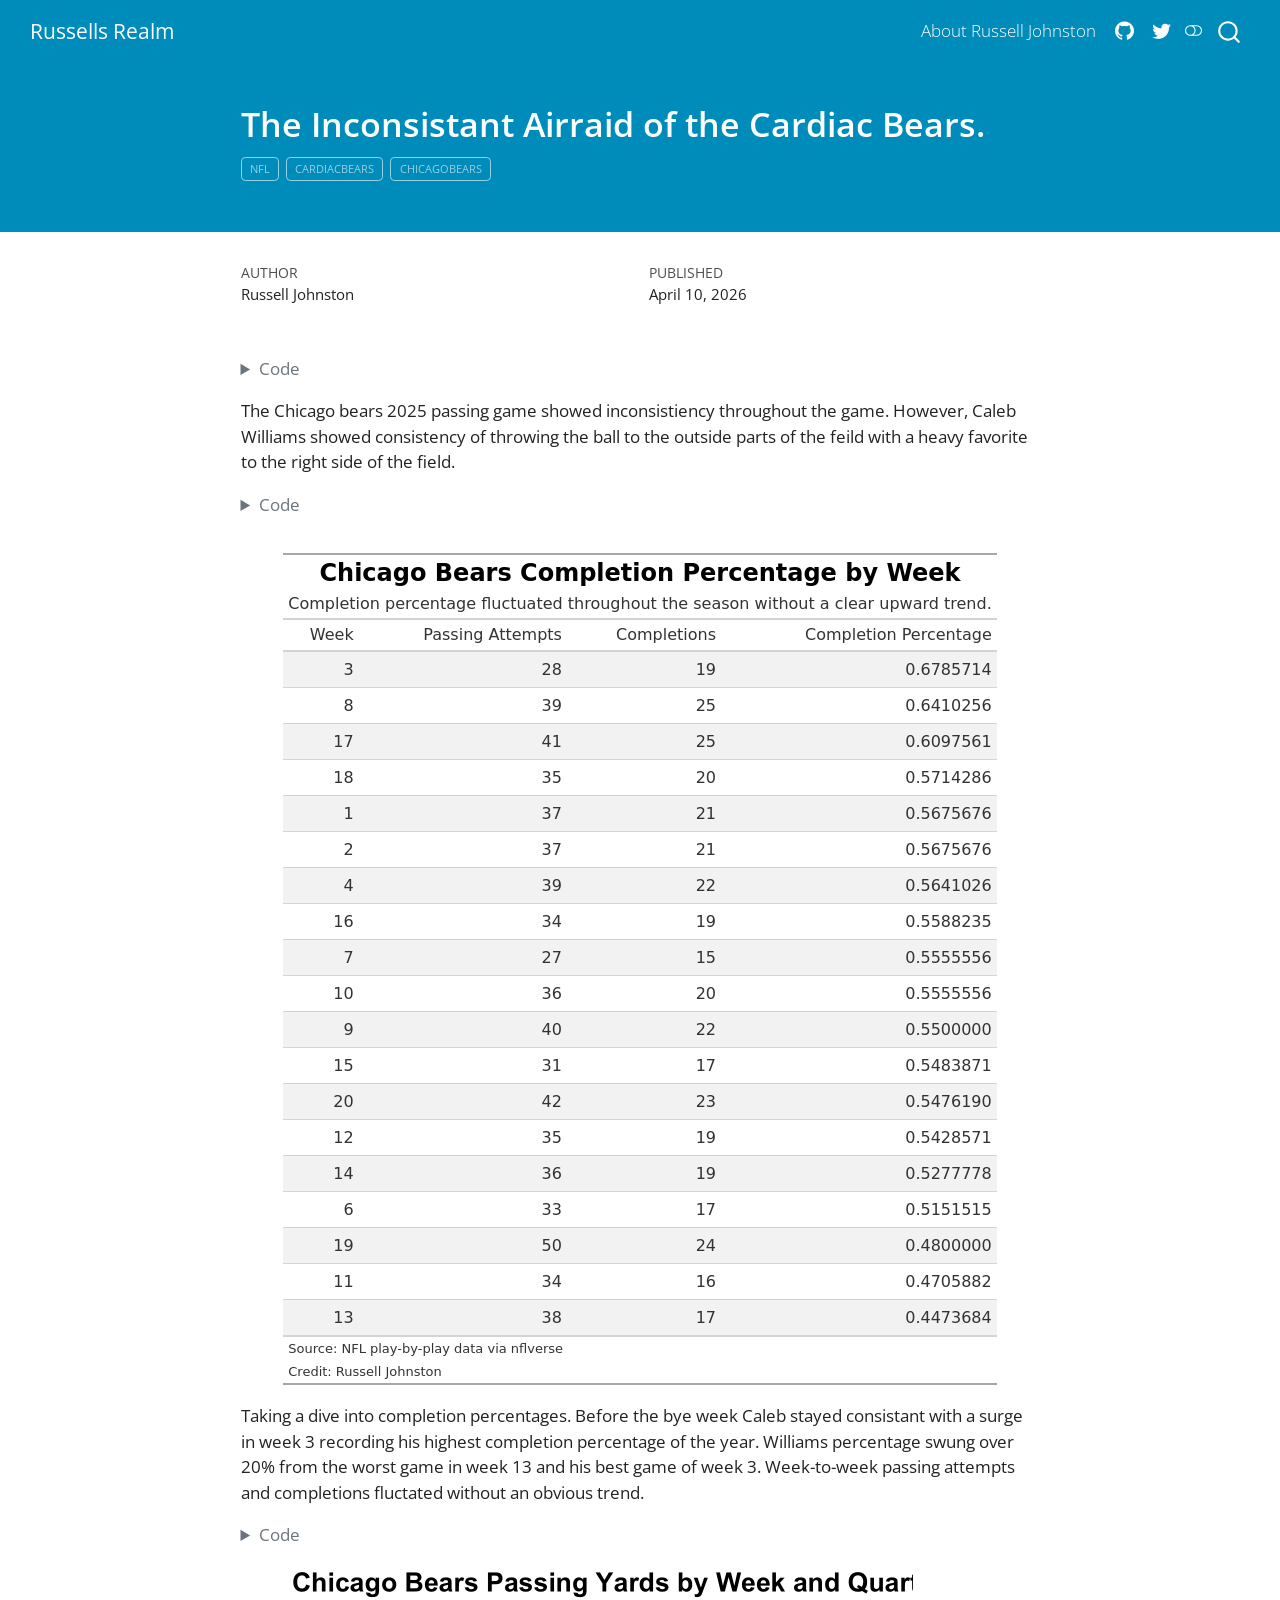
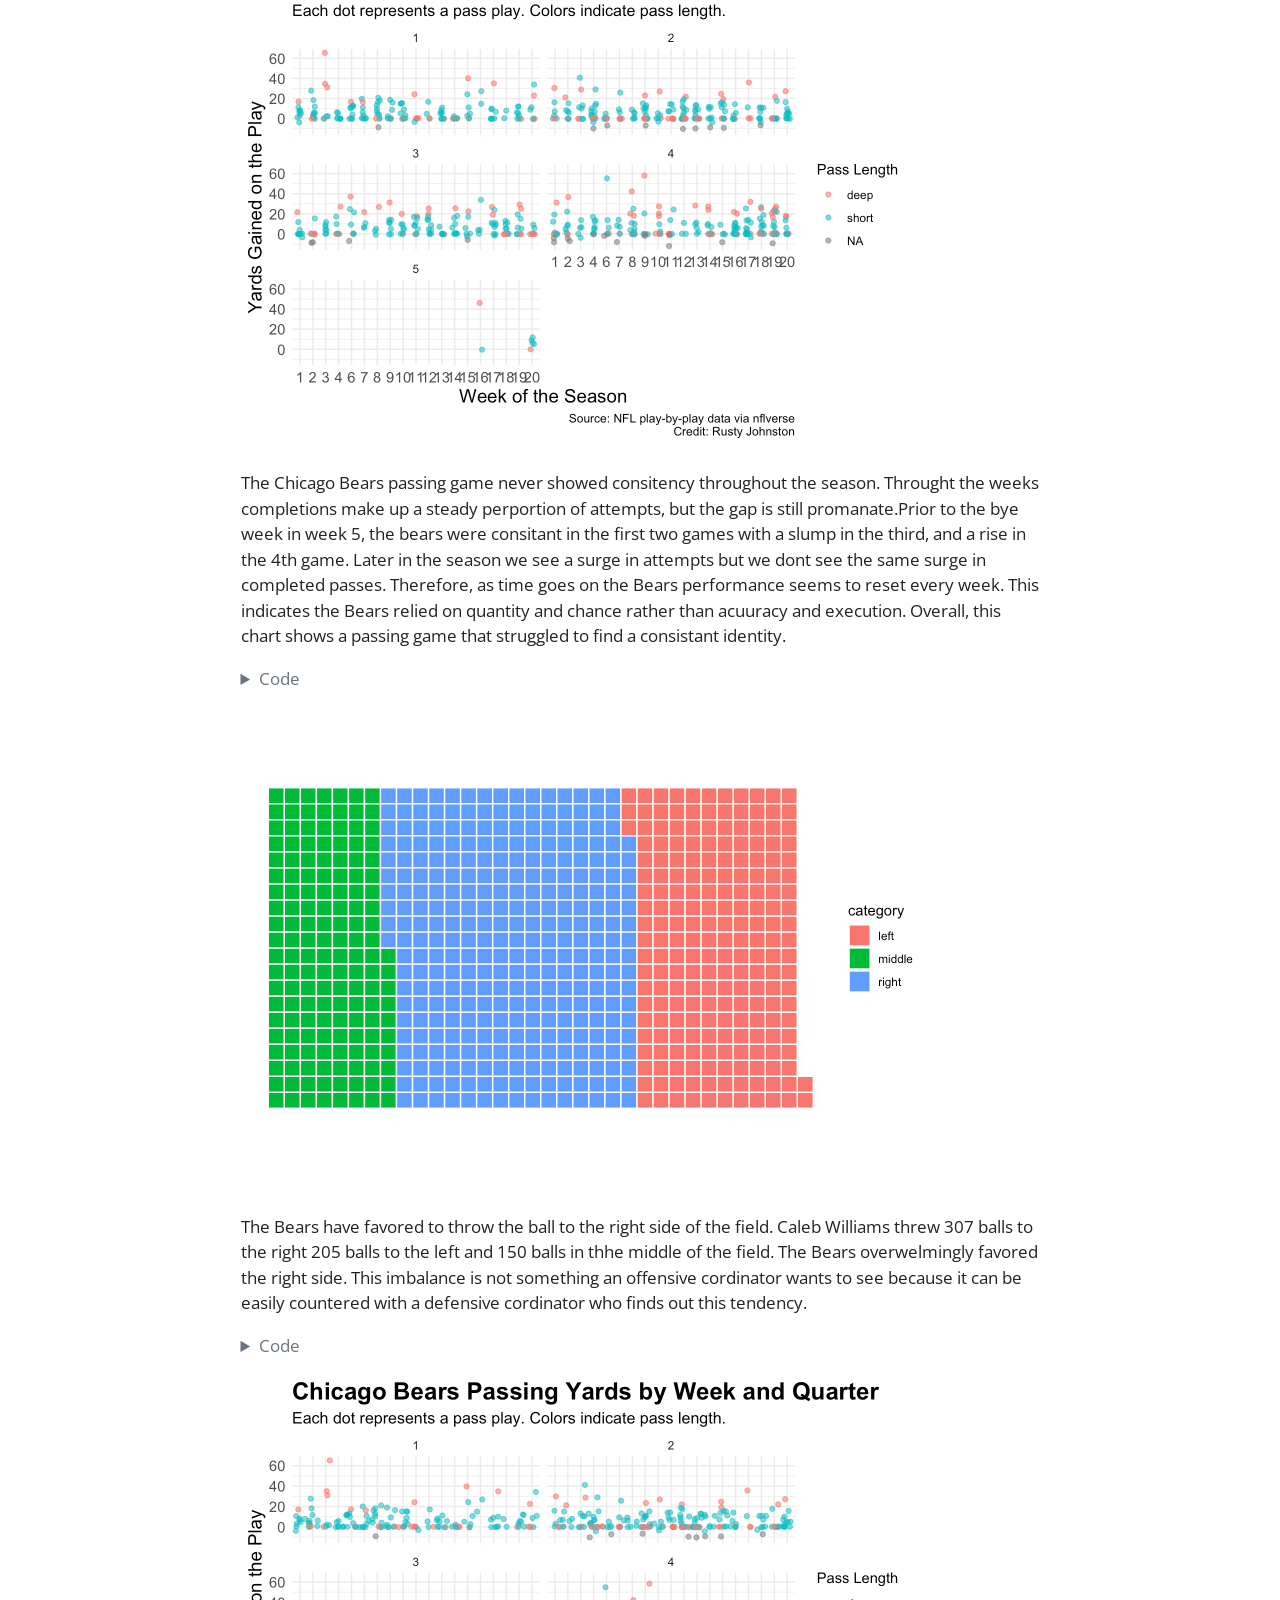
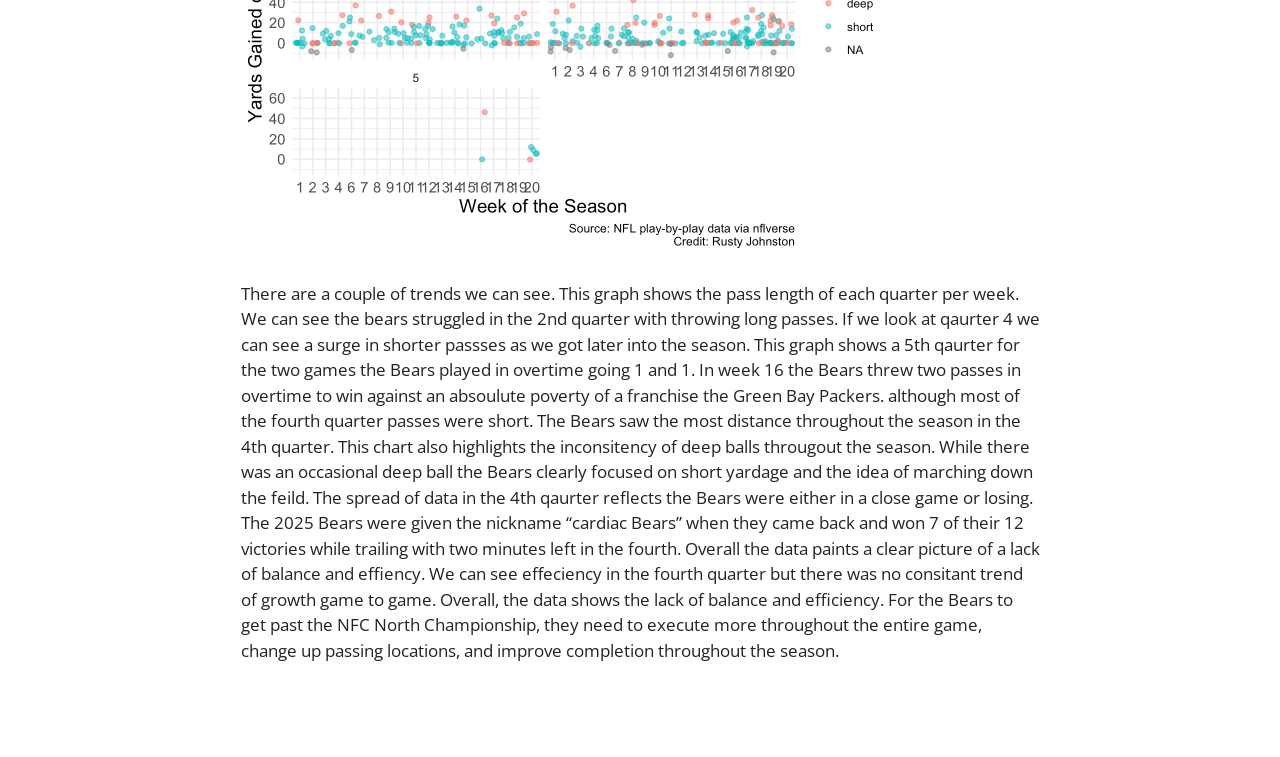
<file: posts/russells-realm-benjohnson-stats/index.html>
<!DOCTYPE html>
<html xmlns="http://www.w3.org/1999/xhtml" lang="en" xml:lang="en"><head>

<meta charset="utf-8">
<meta name="generator" content="quarto-1.9.36">

<meta name="viewport" content="width=device-width, initial-scale=1.0, user-scalable=yes">

<meta name="author" content="Russell Johnston">
<meta name="dcterms.date" content="2026-04-10">

<title>The Inconsistant Airraid of the Cardiac Bears. – Russells Realm</title>
<style>
/* Default styles provided by pandoc.
** See https://pandoc.org/MANUAL.html#variables-for-html for config info.
*/
code{white-space: pre-wrap;}
span.smallcaps{font-variant: small-caps;}
div.columns{display: flex; gap: min(4vw, 1.5em);}
div.column{flex: auto; overflow-x: auto;}
div.hanging-indent{margin-left: 1.5em; text-indent: -1.5em;}
ul.task-list{list-style: none;}
ul.task-list li input[type="checkbox"] {
  width: 0.8em;
  margin: 0 0.8em 0.2em -1em; /* quarto-specific, see https://github.com/quarto-dev/quarto-cli/issues/4556 */ 
  vertical-align: middle;
}
/* CSS for syntax highlighting */
html { -webkit-text-size-adjust: 100%; }
pre > code.sourceCode { white-space: pre; position: relative; }
pre > code.sourceCode > span { display: inline-block; line-height: 1.25; }
pre > code.sourceCode > span:empty { height: 1.2em; }
.sourceCode { overflow: visible; }
code.sourceCode > span { color: inherit; text-decoration: inherit; }
div.sourceCode { margin: 1em 0; }
pre.sourceCode { margin: 0; }
@media screen {
div.sourceCode { overflow: auto; }
}
@media print {
pre > code.sourceCode { white-space: pre-wrap; }
pre > code.sourceCode > span { text-indent: -5em; padding-left: 5em; }
}
pre.numberSource code
  { counter-reset: source-line 0; }
pre.numberSource code > span
  { position: relative; left: -4em; counter-increment: source-line; }
pre.numberSource code > span > a:first-child::before
  { content: counter(source-line);
    position: relative; left: -1em; text-align: right; vertical-align: baseline;
    border: none; display: inline-block;
    -webkit-touch-callout: none; -webkit-user-select: none;
    -khtml-user-select: none; -moz-user-select: none;
    -ms-user-select: none; user-select: none;
    padding: 0 4px; width: 4em;
  }
pre.numberSource { margin-left: 3em;  padding-left: 4px; }
div.sourceCode
  {   }
@media screen {
pre > code.sourceCode > span > a:first-child::before { text-decoration: underline; }
}
</style>


<script src="../../site_libs/quarto-nav/quarto-nav.js"></script>
<script src="../../site_libs/quarto-nav/headroom.min.js"></script>
<script src="../../site_libs/clipboard/clipboard.min.js"></script>
<script src="../../site_libs/quarto-search/autocomplete.umd.js"></script>
<script src="../../site_libs/quarto-search/fuse.min.js"></script>
<script src="../../site_libs/quarto-search/quarto-search.js"></script>
<meta name="quarto:offset" content="../../">
<link href="../../logo.png" rel="icon" type="image/png">
<script src="../../site_libs/quarto-html/quarto.js" type="module"></script>
<script src="../../site_libs/quarto-html/tabsets/tabsets.js" type="module"></script>
<script src="../../site_libs/quarto-html/popper.min.js"></script>
<script src="../../site_libs/quarto-html/tippy.umd.min.js"></script>
<script src="../../site_libs/quarto-html/anchor.min.js"></script>
<link href="../../site_libs/quarto-html/tippy.css" rel="stylesheet">
<link href="../../site_libs/quarto-html/quarto-syntax-highlighting-845c23b38eaddc0f92fda52bfe77a8c8.css" rel="stylesheet" class="quarto-color-scheme" id="quarto-text-highlighting-styles">
<link href="../../site_libs/quarto-html/quarto-syntax-highlighting-dark-f418161beb48e0141c760e455f12af2c.css" rel="stylesheet" class="quarto-color-scheme quarto-color-alternate" id="quarto-text-highlighting-styles">
<link href="../../site_libs/quarto-html/quarto-syntax-highlighting-845c23b38eaddc0f92fda52bfe77a8c8.css" rel="stylesheet" class="quarto-color-scheme-extra" id="quarto-text-highlighting-styles">
<script src="../../site_libs/bootstrap/bootstrap.min.js"></script>
<link href="../../site_libs/bootstrap/bootstrap-icons.css" rel="stylesheet">
<link href="../../site_libs/bootstrap/bootstrap-03ebed3cc6d9517934d904b30f9ec24d.min.css" rel="stylesheet" append-hash="true" class="quarto-color-scheme" id="quarto-bootstrap" data-mode="light">
<link href="../../site_libs/bootstrap/bootstrap-dark-7e30bc676492343e821be0a8baf5d211.min.css" rel="stylesheet" append-hash="true" class="quarto-color-scheme quarto-color-alternate" id="quarto-bootstrap" data-mode="light">
<link href="../../site_libs/bootstrap/bootstrap-03ebed3cc6d9517934d904b30f9ec24d.min.css" rel="stylesheet" append-hash="true" class="quarto-color-scheme-extra" id="quarto-bootstrap" data-mode="light">
<script id="quarto-search-options" type="application/json">{
  "location": "navbar",
  "copy-button": false,
  "collapse-after": 3,
  "panel-placement": "end",
  "type": "overlay",
  "limit": 50,
  "keyboard-shortcut": [
    "f",
    "/",
    "s"
  ],
  "show-item-context": false,
  "language": {
    "search-no-results-text": "No results",
    "search-matching-documents-text": "matching documents",
    "search-copy-link-title": "Copy link to search",
    "search-hide-matches-text": "Hide additional matches",
    "search-more-match-text": "more match in this document",
    "search-more-matches-text": "more matches in this document",
    "search-clear-button-title": "Clear",
    "search-text-placeholder": "",
    "search-detached-cancel-button-title": "Cancel",
    "search-submit-button-title": "Submit",
    "search-label": "Search"
  }
}</script>


<link rel="stylesheet" href="../../styles.css">
</head>

<body class="nav-fixed fullcontent quarto-light"><script id="quarto-html-before-body" type="application/javascript">
    const toggleBodyColorMode = (bsSheetEl) => {
      const mode = bsSheetEl.getAttribute("data-mode");
      const bodyEl = window.document.querySelector("body");
      if (mode === "dark") {
        bodyEl.classList.add("quarto-dark");
        bodyEl.classList.remove("quarto-light");
      } else {
        bodyEl.classList.add("quarto-light");
        bodyEl.classList.remove("quarto-dark");
      }
    }
    const toggleBodyColorPrimary = () => {
      const bsSheetEl = window.document.querySelector("link#quarto-bootstrap:not([rel=disabled-stylesheet])");
      if (bsSheetEl) {
        toggleBodyColorMode(bsSheetEl);
      }
    }
    const setColorSchemeToggle = (alternate) => {
      const toggles = window.document.querySelectorAll('.quarto-color-scheme-toggle');
      for (let i=0; i < toggles.length; i++) {
        const toggle = toggles[i];
        if (toggle) {
          if (alternate) {
            toggle.classList.add("alternate");
          } else {
            toggle.classList.remove("alternate");
          }
        }
      }
    };
    const toggleColorMode = (alternate) => {
      // Switch the stylesheets
      const primaryStylesheets = window.document.querySelectorAll('link.quarto-color-scheme:not(.quarto-color-alternate)');
      const alternateStylesheets = window.document.querySelectorAll('link.quarto-color-scheme.quarto-color-alternate');
      manageTransitions('#quarto-margin-sidebar .nav-link', false);
      if (alternate) {
        // note: dark is layered on light, we don't disable primary!
        enableStylesheet(alternateStylesheets);
        for (const sheetNode of alternateStylesheets) {
          if (sheetNode.id === "quarto-bootstrap") {
            toggleBodyColorMode(sheetNode);
          }
        }
      } else {
        disableStylesheet(alternateStylesheets);
        enableStylesheet(primaryStylesheets)
        toggleBodyColorPrimary();
      }
      manageTransitions('#quarto-margin-sidebar .nav-link', true);
      // Switch the toggles
      setColorSchemeToggle(alternate)
      // Hack to workaround the fact that safari doesn't
      // properly recolor the scrollbar when toggling (#1455)
      if (navigator.userAgent.indexOf('Safari') > 0 && navigator.userAgent.indexOf('Chrome') == -1) {
        manageTransitions("body", false);
        window.scrollTo(0, 1);
        setTimeout(() => {
          window.scrollTo(0, 0);
          manageTransitions("body", true);
        }, 40);
      }
    }
    const disableStylesheet = (stylesheets) => {
      for (let i=0; i < stylesheets.length; i++) {
        const stylesheet = stylesheets[i];
        stylesheet.rel = 'disabled-stylesheet';
      }
    }
    const enableStylesheet = (stylesheets) => {
      for (let i=0; i < stylesheets.length; i++) {
        const stylesheet = stylesheets[i];
        if(stylesheet.rel !== 'stylesheet') { // for Chrome, which will still FOUC without this check
          stylesheet.rel = 'stylesheet';
        }
      }
    }
    const manageTransitions = (selector, allowTransitions) => {
      const els = window.document.querySelectorAll(selector);
      for (let i=0; i < els.length; i++) {
        const el = els[i];
        if (allowTransitions) {
          el.classList.remove('notransition');
        } else {
          el.classList.add('notransition');
        }
      }
    }
    const isFileUrl = () => {
      return window.location.protocol === 'file:';
    }
    const hasAlternateSentinel = () => {
      let styleSentinel = getColorSchemeSentinel();
      if (styleSentinel !== null) {
        return styleSentinel === "alternate";
      } else {
        return false;
      }
    }
    const setStyleSentinel = (alternate) => {
      const value = alternate ? "alternate" : "default";
      if (!isFileUrl()) {
        window.localStorage.setItem("quarto-color-scheme", value);
      } else {
        localAlternateSentinel = value;
      }
    }
    const getColorSchemeSentinel = () => {
      if (!isFileUrl()) {
        const storageValue = window.localStorage.getItem("quarto-color-scheme");
        return storageValue != null ? storageValue : localAlternateSentinel;
      } else {
        return localAlternateSentinel;
      }
    }
    const toggleGiscusIfUsed = (isAlternate, darkModeDefault) => {
      const baseTheme = document.querySelector('#giscus-base-theme')?.value ?? 'light';
      const alternateTheme = document.querySelector('#giscus-alt-theme')?.value ?? 'dark';
      let newTheme = '';
      if(authorPrefersDark) {
        newTheme = isAlternate ? baseTheme : alternateTheme;
      } else {
        newTheme = isAlternate ? alternateTheme : baseTheme;
      }
      const changeGiscusTheme = () => {
        // From: https://github.com/giscus/giscus/issues/336
        const sendMessage = (message) => {
          const iframe = document.querySelector('iframe.giscus-frame');
          if (!iframe) return;
          iframe.contentWindow.postMessage({ giscus: message }, 'https://giscus.app');
        }
        sendMessage({
          setConfig: {
            theme: newTheme
          }
        });
      }
      const isGiscussLoaded = window.document.querySelector('iframe.giscus-frame') !== null;
      if (isGiscussLoaded) {
        changeGiscusTheme();
      }
    };
    const authorPrefersDark = false;
    const darkModeDefault = authorPrefersDark;
      document.querySelector('link#quarto-text-highlighting-styles.quarto-color-scheme-extra').rel = 'disabled-stylesheet';
      document.querySelector('link#quarto-bootstrap.quarto-color-scheme-extra').rel = 'disabled-stylesheet';
    let localAlternateSentinel = darkModeDefault ? 'alternate' : 'default';
    // Dark / light mode switch
    window.quartoToggleColorScheme = () => {
      // Read the current dark / light value
      let toAlternate = !hasAlternateSentinel();
      toggleColorMode(toAlternate);
      setStyleSentinel(toAlternate);
      toggleGiscusIfUsed(toAlternate, darkModeDefault);
      window.dispatchEvent(new Event('resize'));
    };
    // Switch to dark mode if need be
    if (hasAlternateSentinel()) {
      toggleColorMode(true);
    } else {
      toggleColorMode(false);
    }
  </script>

<div id="quarto-search-results"></div>
  <header id="quarto-header" class="headroom fixed-top quarto-banner">
    <nav class="navbar navbar-expand-lg " data-bs-theme="dark">
      <div class="navbar-container container-fluid">
      <div class="navbar-brand-container mx-auto">
    <a class="navbar-brand" href="../../index.html">
    <span class="navbar-title">Russells Realm</span>
    </a>
  </div>
            <div id="quarto-search" class="" title="Search"></div>
          <button class="navbar-toggler" type="button" data-bs-toggle="collapse" data-bs-target="#navbarCollapse" aria-controls="navbarCollapse" role="menu" aria-expanded="false" aria-label="Toggle navigation" onclick="if (window.quartoToggleHeadroom) { window.quartoToggleHeadroom(); }">
  <span class="navbar-toggler-icon"></span>
</button>
          <div class="collapse navbar-collapse" id="navbarCollapse">
            <ul class="navbar-nav navbar-nav-scroll ms-auto">
  <li class="nav-item">
    <a class="nav-link" href="../../about.html"> 
<span class="menu-text">About Russell Johnston</span></a>
  </li>  
  <li class="nav-item compact">
    <a class="nav-link" href="https://github.com/mattwaite"> <i class="bi bi-github" role="img">
</i> 
<span class="menu-text"></span></a>
  </li>  
  <li class="nav-item compact">
    <a class="nav-link" href="https://twitter.com/mattwaite"> <i class="bi bi-twitter" role="img">
</i> 
<span class="menu-text"></span></a>
  </li>  
</ul>
          </div> <!-- /navcollapse -->
            <div class="quarto-navbar-tools">
  <a href="" class="quarto-color-scheme-toggle quarto-navigation-tool  px-1" onclick="window.quartoToggleColorScheme(); return false;" title="Toggle dark mode"><i class="bi"></i></a>
</div>
      </div> <!-- /container-fluid -->
    </nav>
</header>
<!-- content -->
<header id="title-block-header" class="quarto-title-block default page-columns page-full">
  <div class="quarto-title-banner page-columns page-full">
    <div class="quarto-title column-body">
      <h1 class="title">The Inconsistant Airraid of the Cardiac Bears.</h1>
                                <div class="quarto-categories">
                <div class="quarto-category">nfl</div>
                <div class="quarto-category">cardiacbears</div>
                <div class="quarto-category">chicagobears</div>
              </div>
                  </div>
  </div>
    
  
  <div class="quarto-title-meta">

      <div>
      <div class="quarto-title-meta-heading">Author</div>
      <div class="quarto-title-meta-contents">
               <p>Russell Johnston </p>
            </div>
    </div>
      
      <div>
      <div class="quarto-title-meta-heading">Published</div>
      <div class="quarto-title-meta-contents">
        <p class="date">April 10, 2026</p>
      </div>
    </div>
    
      
    </div>
    
  
  </header><div id="quarto-content" class="quarto-container page-columns page-rows-contents page-layout-article page-navbar">
<!-- sidebar -->
<!-- margin-sidebar -->
    
<!-- main -->
<main class="content quarto-banner-title-block" id="quarto-document-content">






<div class="cell">
<details class="code-fold">
<summary>Code</summary>
<div class="code-copy-outer-scaffold"><div class="sourceCode cell-code" id="cb1"><pre class="sourceCode r code-with-copy"><code class="sourceCode r"><span id="cb1-1"><a href="#cb1-1" aria-hidden="true" tabindex="-1"></a><span class="fu">library</span>(tidyverse)</span>
<span id="cb1-2"><a href="#cb1-2" aria-hidden="true" tabindex="-1"></a><span class="fu">library</span>(nflfastR)</span>
<span id="cb1-3"><a href="#cb1-3" aria-hidden="true" tabindex="-1"></a><span class="fu">library</span>(ggplot2)</span>
<span id="cb1-4"><a href="#cb1-4" aria-hidden="true" tabindex="-1"></a><span class="fu">library</span>(gt)</span>
<span id="cb1-5"><a href="#cb1-5" aria-hidden="true" tabindex="-1"></a><span class="fu">library</span>(patchwork)</span>
<span id="cb1-6"><a href="#cb1-6" aria-hidden="true" tabindex="-1"></a><span class="fu">library</span>(dplyr)</span>
<span id="cb1-7"><a href="#cb1-7" aria-hidden="true" tabindex="-1"></a><span class="fu">library</span>(readr)</span>
<span id="cb1-8"><a href="#cb1-8" aria-hidden="true" tabindex="-1"></a></span>
<span id="cb1-9"><a href="#cb1-9" aria-hidden="true" tabindex="-1"></a>pbp2025<span class="ot">&lt;-</span><span class="fu">load_pbp</span>(<span class="dv">2025</span>)</span>
<span id="cb1-10"><a href="#cb1-10" aria-hidden="true" tabindex="-1"></a></span>
<span id="cb1-11"><a href="#cb1-11" aria-hidden="true" tabindex="-1"></a>bearspass<span class="ot">&lt;-</span>pbp2025 <span class="sc">|&gt;</span></span>
<span id="cb1-12"><a href="#cb1-12" aria-hidden="true" tabindex="-1"></a>  <span class="fu">filter</span>(posteam <span class="sc">==</span> <span class="st">"CHI"</span>,</span>
<span id="cb1-13"><a href="#cb1-13" aria-hidden="true" tabindex="-1"></a>  play_type <span class="sc">==</span><span class="st">"pass"</span></span>
<span id="cb1-14"><a href="#cb1-14" aria-hidden="true" tabindex="-1"></a>  )<span class="sc">|&gt;</span></span>
<span id="cb1-15"><a href="#cb1-15" aria-hidden="true" tabindex="-1"></a>  <span class="fu">arrange</span>(<span class="fu">desc</span>(yards_gained))<span class="sc">|&gt;</span></span>
<span id="cb1-16"><a href="#cb1-16" aria-hidden="true" tabindex="-1"></a><span class="fu">select</span>(posteam,week,down,yards_gained,yards_after_catch,air_yards,shotgun,score_differential,season_type,side_of_field,pass_length,pass_location,pass_attempt,pass_touchdown,game_date,pass_attempt, game_half,complete_pass,incomplete_pass,qtr)</span></code></pre></div><button title="Copy to Clipboard" class="code-copy-button"><i class="bi"></i></button></div>
</details>
</div>
<p>The Chicago bears 2025 passing game showed inconsistiency throughout the game. However, Caleb Williams showed consistency of throwing the ball to the outside parts of the feild with a heavy favorite to the right side of the field.</p>
<div class="cell">
<details class="code-fold">
<summary>Code</summary>
<div class="code-copy-outer-scaffold"><div class="sourceCode cell-code" id="cb2"><pre class="sourceCode r code-with-copy"><code class="sourceCode r"><span id="cb2-1"><a href="#cb2-1" aria-hidden="true" tabindex="-1"></a>bearstable <span class="ot">&lt;-</span> bearspass <span class="sc">|&gt;</span></span>
<span id="cb2-2"><a href="#cb2-2" aria-hidden="true" tabindex="-1"></a>  <span class="fu">group_by</span>(week) <span class="sc">|&gt;</span></span>
<span id="cb2-3"><a href="#cb2-3" aria-hidden="true" tabindex="-1"></a>  <span class="fu">summarize</span>(</span>
<span id="cb2-4"><a href="#cb2-4" aria-hidden="true" tabindex="-1"></a>    <span class="at">attempts =</span> <span class="fu">n</span>(),</span>
<span id="cb2-5"><a href="#cb2-5" aria-hidden="true" tabindex="-1"></a>    <span class="at">completions =</span> <span class="fu">sum</span>(complete_pass, <span class="at">na.rm =</span> <span class="cn">TRUE</span>)</span>
<span id="cb2-6"><a href="#cb2-6" aria-hidden="true" tabindex="-1"></a>  ) <span class="sc">|&gt;</span></span>
<span id="cb2-7"><a href="#cb2-7" aria-hidden="true" tabindex="-1"></a>  <span class="fu">mutate</span>(</span>
<span id="cb2-8"><a href="#cb2-8" aria-hidden="true" tabindex="-1"></a>    <span class="at">completion_pct =</span> completions <span class="sc">/</span> attempts</span>
<span id="cb2-9"><a href="#cb2-9" aria-hidden="true" tabindex="-1"></a>  ) <span class="sc">|&gt;</span></span>
<span id="cb2-10"><a href="#cb2-10" aria-hidden="true" tabindex="-1"></a>  <span class="fu">arrange</span>(<span class="fu">desc</span>(completion_pct))</span>
<span id="cb2-11"><a href="#cb2-11" aria-hidden="true" tabindex="-1"></a></span>
<span id="cb2-12"><a href="#cb2-12" aria-hidden="true" tabindex="-1"></a>bearstable <span class="sc">|&gt;</span> </span>
<span id="cb2-13"><a href="#cb2-13" aria-hidden="true" tabindex="-1"></a>  <span class="fu">gt</span>() <span class="sc">|&gt;</span> </span>
<span id="cb2-14"><a href="#cb2-14" aria-hidden="true" tabindex="-1"></a>  <span class="fu">cols_label</span>(</span>
<span id="cb2-15"><a href="#cb2-15" aria-hidden="true" tabindex="-1"></a>    <span class="at">week =</span> <span class="st">"Week"</span>,</span>
<span id="cb2-16"><a href="#cb2-16" aria-hidden="true" tabindex="-1"></a>    <span class="at">attempts =</span> <span class="st">"Passing Attempts"</span>,</span>
<span id="cb2-17"><a href="#cb2-17" aria-hidden="true" tabindex="-1"></a>    <span class="at">completions =</span> <span class="st">"Completions"</span>,</span>
<span id="cb2-18"><a href="#cb2-18" aria-hidden="true" tabindex="-1"></a>    <span class="at">completion_pct =</span> <span class="st">"Completion Percentage"</span></span>
<span id="cb2-19"><a href="#cb2-19" aria-hidden="true" tabindex="-1"></a>  ) <span class="sc">|&gt;</span></span>
<span id="cb2-20"><a href="#cb2-20" aria-hidden="true" tabindex="-1"></a>  <span class="fu">tab_header</span>(</span>
<span id="cb2-21"><a href="#cb2-21" aria-hidden="true" tabindex="-1"></a>    <span class="at">title =</span> <span class="st">"Chicago Bears Completion Percentage by Week"</span>,   </span>
<span id="cb2-22"><a href="#cb2-22" aria-hidden="true" tabindex="-1"></a>    <span class="at">subtitle =</span> <span class="st">"Completion percentage fluctuated throughout the season without a clear upward trend."</span>  </span>
<span id="cb2-23"><a href="#cb2-23" aria-hidden="true" tabindex="-1"></a>  ) <span class="sc">|&gt;</span></span>
<span id="cb2-24"><a href="#cb2-24" aria-hidden="true" tabindex="-1"></a>  <span class="fu">tab_source_note</span>(</span>
<span id="cb2-25"><a href="#cb2-25" aria-hidden="true" tabindex="-1"></a>    <span class="at">source_note =</span> <span class="st">"Source: NFL play-by-play data via nflverse"</span> </span>
<span id="cb2-26"><a href="#cb2-26" aria-hidden="true" tabindex="-1"></a>  ) <span class="sc">|&gt;</span></span>
<span id="cb2-27"><a href="#cb2-27" aria-hidden="true" tabindex="-1"></a>  <span class="fu">tab_source_note</span>(</span>
<span id="cb2-28"><a href="#cb2-28" aria-hidden="true" tabindex="-1"></a>    <span class="at">source_note =</span> <span class="st">"Credit: Russell Johnston"</span> </span>
<span id="cb2-29"><a href="#cb2-29" aria-hidden="true" tabindex="-1"></a>  ) <span class="sc">|&gt;</span></span>
<span id="cb2-30"><a href="#cb2-30" aria-hidden="true" tabindex="-1"></a>  <span class="fu">tab_style</span>(</span>
<span id="cb2-31"><a href="#cb2-31" aria-hidden="true" tabindex="-1"></a>    <span class="at">style =</span> <span class="fu">cell_text</span>(<span class="at">color =</span> <span class="st">"black"</span>,<span class="at">size =</span> <span class="st">"x-large"</span>, <span class="at">weight =</span> <span class="st">"bold"</span>),</span>
<span id="cb2-32"><a href="#cb2-32" aria-hidden="true" tabindex="-1"></a>    <span class="at">locations =</span> <span class="fu">cells_title</span>(<span class="at">groups =</span> <span class="st">"title"</span>)    </span>
<span id="cb2-33"><a href="#cb2-33" aria-hidden="true" tabindex="-1"></a>  ) <span class="sc">|&gt;</span></span>
<span id="cb2-34"><a href="#cb2-34" aria-hidden="true" tabindex="-1"></a>  <span class="fu">tab_style</span>(</span>
<span id="cb2-35"><a href="#cb2-35" aria-hidden="true" tabindex="-1"></a>    <span class="at">style =</span> <span class="fu">cell_text</span>(<span class="at">size =</span> <span class="st">"medium"</span>),</span>
<span id="cb2-36"><a href="#cb2-36" aria-hidden="true" tabindex="-1"></a>    <span class="at">locations =</span> <span class="fu">cells_title</span>(<span class="at">groups =</span> <span class="st">"subtitle"</span>)  </span>
<span id="cb2-37"><a href="#cb2-37" aria-hidden="true" tabindex="-1"></a>  ) <span class="sc">|&gt;</span></span>
<span id="cb2-38"><a href="#cb2-38" aria-hidden="true" tabindex="-1"></a>  <span class="fu">tab_style</span>(</span>
<span id="cb2-39"><a href="#cb2-39" aria-hidden="true" tabindex="-1"></a>    <span class="at">style =</span> <span class="fu">cell_text</span>(<span class="at">size =</span> <span class="st">"small"</span>),</span>
<span id="cb2-40"><a href="#cb2-40" aria-hidden="true" tabindex="-1"></a>    <span class="at">locations =</span> <span class="fu">cells_source_notes</span>()              </span>
<span id="cb2-41"><a href="#cb2-41" aria-hidden="true" tabindex="-1"></a>  )</span></code></pre></div><button title="Copy to Clipboard" class="code-copy-button"><i class="bi"></i></button></div>
</details>
<div class="cell-output-display">
<div id="wqrwouurrp" style="padding-left:0px;padding-right:0px;padding-top:10px;padding-bottom:10px;overflow-x:auto;overflow-y:auto;width:auto;height:auto;">
<style>#wqrwouurrp table {
  font-family: system-ui, 'Segoe UI', Roboto, Helvetica, Arial, sans-serif, 'Apple Color Emoji', 'Segoe UI Emoji', 'Segoe UI Symbol', 'Noto Color Emoji';
  -webkit-font-smoothing: antialiased;
  -moz-osx-font-smoothing: grayscale;
}

#wqrwouurrp thead, #wqrwouurrp tbody, #wqrwouurrp tfoot, #wqrwouurrp tr, #wqrwouurrp td, #wqrwouurrp th {
  border-style: none;
}

#wqrwouurrp p {
  margin: 0;
  padding: 0;
}

#wqrwouurrp .gt_table {
  display: table;
  border-collapse: collapse;
  line-height: normal;
  margin-left: auto;
  margin-right: auto;
  color: #333333;
  font-size: 16px;
  font-weight: normal;
  font-style: normal;
  background-color: #FFFFFF;
  width: auto;
  border-top-style: solid;
  border-top-width: 2px;
  border-top-color: #A8A8A8;
  border-right-style: none;
  border-right-width: 2px;
  border-right-color: #D3D3D3;
  border-bottom-style: solid;
  border-bottom-width: 2px;
  border-bottom-color: #A8A8A8;
  border-left-style: none;
  border-left-width: 2px;
  border-left-color: #D3D3D3;
}

#wqrwouurrp .gt_caption {
  padding-top: 4px;
  padding-bottom: 4px;
}

#wqrwouurrp .gt_title {
  color: #333333;
  font-size: 125%;
  font-weight: initial;
  padding-top: 4px;
  padding-bottom: 4px;
  padding-left: 5px;
  padding-right: 5px;
  border-bottom-color: #FFFFFF;
  border-bottom-width: 0;
}

#wqrwouurrp .gt_subtitle {
  color: #333333;
  font-size: 85%;
  font-weight: initial;
  padding-top: 3px;
  padding-bottom: 5px;
  padding-left: 5px;
  padding-right: 5px;
  border-top-color: #FFFFFF;
  border-top-width: 0;
}

#wqrwouurrp .gt_heading {
  background-color: #FFFFFF;
  text-align: center;
  border-bottom-color: #FFFFFF;
  border-left-style: none;
  border-left-width: 1px;
  border-left-color: #D3D3D3;
  border-right-style: none;
  border-right-width: 1px;
  border-right-color: #D3D3D3;
}

#wqrwouurrp .gt_bottom_border {
  border-bottom-style: solid;
  border-bottom-width: 2px;
  border-bottom-color: #D3D3D3;
}

#wqrwouurrp .gt_col_headings {
  border-top-style: solid;
  border-top-width: 2px;
  border-top-color: #D3D3D3;
  border-bottom-style: solid;
  border-bottom-width: 2px;
  border-bottom-color: #D3D3D3;
  border-left-style: none;
  border-left-width: 1px;
  border-left-color: #D3D3D3;
  border-right-style: none;
  border-right-width: 1px;
  border-right-color: #D3D3D3;
}

#wqrwouurrp .gt_col_heading {
  color: #333333;
  background-color: #FFFFFF;
  font-size: 100%;
  font-weight: normal;
  text-transform: inherit;
  border-left-style: none;
  border-left-width: 1px;
  border-left-color: #D3D3D3;
  border-right-style: none;
  border-right-width: 1px;
  border-right-color: #D3D3D3;
  vertical-align: bottom;
  padding-top: 5px;
  padding-bottom: 6px;
  padding-left: 5px;
  padding-right: 5px;
  overflow-x: hidden;
}

#wqrwouurrp .gt_column_spanner_outer {
  color: #333333;
  background-color: #FFFFFF;
  font-size: 100%;
  font-weight: normal;
  text-transform: inherit;
  padding-top: 0;
  padding-bottom: 0;
  padding-left: 4px;
  padding-right: 4px;
}

#wqrwouurrp .gt_column_spanner_outer:first-child {
  padding-left: 0;
}

#wqrwouurrp .gt_column_spanner_outer:last-child {
  padding-right: 0;
}

#wqrwouurrp .gt_column_spanner {
  border-bottom-style: solid;
  border-bottom-width: 2px;
  border-bottom-color: #D3D3D3;
  vertical-align: bottom;
  padding-top: 5px;
  padding-bottom: 5px;
  overflow-x: hidden;
  display: inline-block;
  width: 100%;
}

#wqrwouurrp .gt_spanner_row {
  border-bottom-style: hidden;
}

#wqrwouurrp .gt_group_heading {
  padding-top: 8px;
  padding-bottom: 8px;
  padding-left: 5px;
  padding-right: 5px;
  color: #333333;
  background-color: #FFFFFF;
  font-size: 100%;
  font-weight: initial;
  text-transform: inherit;
  border-top-style: solid;
  border-top-width: 2px;
  border-top-color: #D3D3D3;
  border-bottom-style: solid;
  border-bottom-width: 2px;
  border-bottom-color: #D3D3D3;
  border-left-style: none;
  border-left-width: 1px;
  border-left-color: #D3D3D3;
  border-right-style: none;
  border-right-width: 1px;
  border-right-color: #D3D3D3;
  vertical-align: middle;
  text-align: left;
}

#wqrwouurrp .gt_empty_group_heading {
  padding: 0.5px;
  color: #333333;
  background-color: #FFFFFF;
  font-size: 100%;
  font-weight: initial;
  border-top-style: solid;
  border-top-width: 2px;
  border-top-color: #D3D3D3;
  border-bottom-style: solid;
  border-bottom-width: 2px;
  border-bottom-color: #D3D3D3;
  vertical-align: middle;
}

#wqrwouurrp .gt_from_md > :first-child {
  margin-top: 0;
}

#wqrwouurrp .gt_from_md > :last-child {
  margin-bottom: 0;
}

#wqrwouurrp .gt_row {
  padding-top: 8px;
  padding-bottom: 8px;
  padding-left: 5px;
  padding-right: 5px;
  margin: 10px;
  border-top-style: solid;
  border-top-width: 1px;
  border-top-color: #D3D3D3;
  border-left-style: none;
  border-left-width: 1px;
  border-left-color: #D3D3D3;
  border-right-style: none;
  border-right-width: 1px;
  border-right-color: #D3D3D3;
  vertical-align: middle;
  overflow-x: hidden;
}

#wqrwouurrp .gt_stub {
  color: #333333;
  background-color: #FFFFFF;
  font-size: 100%;
  font-weight: initial;
  text-transform: inherit;
  border-right-style: solid;
  border-right-width: 2px;
  border-right-color: #D3D3D3;
  padding-left: 5px;
  padding-right: 5px;
}

#wqrwouurrp .gt_stub_row_group {
  color: #333333;
  background-color: #FFFFFF;
  font-size: 100%;
  font-weight: initial;
  text-transform: inherit;
  border-right-style: solid;
  border-right-width: 2px;
  border-right-color: #D3D3D3;
  padding-left: 5px;
  padding-right: 5px;
  vertical-align: top;
}

#wqrwouurrp .gt_row_group_first td {
  border-top-width: 2px;
}

#wqrwouurrp .gt_row_group_first th {
  border-top-width: 2px;
}

#wqrwouurrp .gt_summary_row {
  color: #333333;
  background-color: #FFFFFF;
  text-transform: inherit;
  padding-top: 8px;
  padding-bottom: 8px;
  padding-left: 5px;
  padding-right: 5px;
}

#wqrwouurrp .gt_first_summary_row {
  border-top-style: solid;
  border-top-color: #D3D3D3;
}

#wqrwouurrp .gt_first_summary_row.thick {
  border-top-width: 2px;
}

#wqrwouurrp .gt_last_summary_row {
  padding-top: 8px;
  padding-bottom: 8px;
  padding-left: 5px;
  padding-right: 5px;
  border-bottom-style: solid;
  border-bottom-width: 2px;
  border-bottom-color: #D3D3D3;
}

#wqrwouurrp .gt_grand_summary_row {
  color: #333333;
  background-color: #FFFFFF;
  text-transform: inherit;
  padding-top: 8px;
  padding-bottom: 8px;
  padding-left: 5px;
  padding-right: 5px;
}

#wqrwouurrp .gt_first_grand_summary_row {
  padding-top: 8px;
  padding-bottom: 8px;
  padding-left: 5px;
  padding-right: 5px;
  border-top-style: double;
  border-top-width: 6px;
  border-top-color: #D3D3D3;
}

#wqrwouurrp .gt_last_grand_summary_row_top {
  padding-top: 8px;
  padding-bottom: 8px;
  padding-left: 5px;
  padding-right: 5px;
  border-bottom-style: double;
  border-bottom-width: 6px;
  border-bottom-color: #D3D3D3;
}

#wqrwouurrp .gt_striped {
  background-color: rgba(128, 128, 128, 0.05);
}

#wqrwouurrp .gt_table_body {
  border-top-style: solid;
  border-top-width: 2px;
  border-top-color: #D3D3D3;
  border-bottom-style: solid;
  border-bottom-width: 2px;
  border-bottom-color: #D3D3D3;
}

#wqrwouurrp .gt_footnotes {
  color: #333333;
  background-color: #FFFFFF;
  border-bottom-style: none;
  border-bottom-width: 2px;
  border-bottom-color: #D3D3D3;
  border-left-style: none;
  border-left-width: 2px;
  border-left-color: #D3D3D3;
  border-right-style: none;
  border-right-width: 2px;
  border-right-color: #D3D3D3;
}

#wqrwouurrp .gt_footnote {
  margin: 0px;
  font-size: 90%;
  padding-top: 4px;
  padding-bottom: 4px;
  padding-left: 5px;
  padding-right: 5px;
}

#wqrwouurrp .gt_sourcenotes {
  color: #333333;
  background-color: #FFFFFF;
  border-bottom-style: none;
  border-bottom-width: 2px;
  border-bottom-color: #D3D3D3;
  border-left-style: none;
  border-left-width: 2px;
  border-left-color: #D3D3D3;
  border-right-style: none;
  border-right-width: 2px;
  border-right-color: #D3D3D3;
}

#wqrwouurrp .gt_sourcenote {
  font-size: 90%;
  padding-top: 4px;
  padding-bottom: 4px;
  padding-left: 5px;
  padding-right: 5px;
}

#wqrwouurrp .gt_left {
  text-align: left;
}

#wqrwouurrp .gt_center {
  text-align: center;
}

#wqrwouurrp .gt_right {
  text-align: right;
  font-variant-numeric: tabular-nums;
}

#wqrwouurrp .gt_font_normal {
  font-weight: normal;
}

#wqrwouurrp .gt_font_bold {
  font-weight: bold;
}

#wqrwouurrp .gt_font_italic {
  font-style: italic;
}

#wqrwouurrp .gt_super {
  font-size: 65%;
}

#wqrwouurrp .gt_footnote_marks {
  font-size: 75%;
  vertical-align: 0.4em;
  position: initial;
}

#wqrwouurrp .gt_asterisk {
  font-size: 100%;
  vertical-align: 0;
}

#wqrwouurrp .gt_indent_1 {
  text-indent: 5px;
}

#wqrwouurrp .gt_indent_2 {
  text-indent: 10px;
}

#wqrwouurrp .gt_indent_3 {
  text-indent: 15px;
}

#wqrwouurrp .gt_indent_4 {
  text-indent: 20px;
}

#wqrwouurrp .gt_indent_5 {
  text-indent: 25px;
}

#wqrwouurrp .katex-display {
  display: inline-flex !important;
  margin-bottom: 0.75em !important;
}

#wqrwouurrp div.Reactable > div.rt-table > div.rt-thead > div.rt-tr.rt-tr-group-header > div.rt-th-group:after {
  height: 0px !important;
}
</style>

<table class="gt_table caption-top table table-sm table-striped small" data-quarto-bootstrap="false">
<thead>
<tr class="gt_heading header">
<td colspan="4" class="gt_heading gt_title gt_font_normal" style="color: #000000; font-size: x-large; font-weight: bold">Chicago Bears Completion Percentage by Week</td>
</tr>
<tr class="gt_heading even">
<td colspan="4" class="gt_heading gt_subtitle gt_font_normal gt_bottom_border" style="font-size: medium">Completion percentage fluctuated throughout the season without a clear upward trend.</td>
</tr>
<tr class="gt_col_headings header">
<th id="week" class="gt_col_heading gt_columns_bottom_border gt_right" data-quarto-table-cell-role="th" scope="col">Week</th>
<th id="attempts" class="gt_col_heading gt_columns_bottom_border gt_right" data-quarto-table-cell-role="th" scope="col">Passing Attempts</th>
<th id="completions" class="gt_col_heading gt_columns_bottom_border gt_right" data-quarto-table-cell-role="th" scope="col">Completions</th>
<th id="completion_pct" class="gt_col_heading gt_columns_bottom_border gt_right" data-quarto-table-cell-role="th" scope="col">Completion Percentage</th>
</tr>
</thead>
<tbody class="gt_table_body">
<tr class="odd">
<td class="gt_row gt_right" headers="week">3</td>
<td class="gt_row gt_right" headers="attempts">28</td>
<td class="gt_row gt_right" headers="completions">19</td>
<td class="gt_row gt_right" headers="completion_pct">0.6785714</td>
</tr>
<tr class="even">
<td class="gt_row gt_right" headers="week">8</td>
<td class="gt_row gt_right" headers="attempts">39</td>
<td class="gt_row gt_right" headers="completions">25</td>
<td class="gt_row gt_right" headers="completion_pct">0.6410256</td>
</tr>
<tr class="odd">
<td class="gt_row gt_right" headers="week">17</td>
<td class="gt_row gt_right" headers="attempts">41</td>
<td class="gt_row gt_right" headers="completions">25</td>
<td class="gt_row gt_right" headers="completion_pct">0.6097561</td>
</tr>
<tr class="even">
<td class="gt_row gt_right" headers="week">18</td>
<td class="gt_row gt_right" headers="attempts">35</td>
<td class="gt_row gt_right" headers="completions">20</td>
<td class="gt_row gt_right" headers="completion_pct">0.5714286</td>
</tr>
<tr class="odd">
<td class="gt_row gt_right" headers="week">1</td>
<td class="gt_row gt_right" headers="attempts">37</td>
<td class="gt_row gt_right" headers="completions">21</td>
<td class="gt_row gt_right" headers="completion_pct">0.5675676</td>
</tr>
<tr class="even">
<td class="gt_row gt_right" headers="week">2</td>
<td class="gt_row gt_right" headers="attempts">37</td>
<td class="gt_row gt_right" headers="completions">21</td>
<td class="gt_row gt_right" headers="completion_pct">0.5675676</td>
</tr>
<tr class="odd">
<td class="gt_row gt_right" headers="week">4</td>
<td class="gt_row gt_right" headers="attempts">39</td>
<td class="gt_row gt_right" headers="completions">22</td>
<td class="gt_row gt_right" headers="completion_pct">0.5641026</td>
</tr>
<tr class="even">
<td class="gt_row gt_right" headers="week">16</td>
<td class="gt_row gt_right" headers="attempts">34</td>
<td class="gt_row gt_right" headers="completions">19</td>
<td class="gt_row gt_right" headers="completion_pct">0.5588235</td>
</tr>
<tr class="odd">
<td class="gt_row gt_right" headers="week">7</td>
<td class="gt_row gt_right" headers="attempts">27</td>
<td class="gt_row gt_right" headers="completions">15</td>
<td class="gt_row gt_right" headers="completion_pct">0.5555556</td>
</tr>
<tr class="even">
<td class="gt_row gt_right" headers="week">10</td>
<td class="gt_row gt_right" headers="attempts">36</td>
<td class="gt_row gt_right" headers="completions">20</td>
<td class="gt_row gt_right" headers="completion_pct">0.5555556</td>
</tr>
<tr class="odd">
<td class="gt_row gt_right" headers="week">9</td>
<td class="gt_row gt_right" headers="attempts">40</td>
<td class="gt_row gt_right" headers="completions">22</td>
<td class="gt_row gt_right" headers="completion_pct">0.5500000</td>
</tr>
<tr class="even">
<td class="gt_row gt_right" headers="week">15</td>
<td class="gt_row gt_right" headers="attempts">31</td>
<td class="gt_row gt_right" headers="completions">17</td>
<td class="gt_row gt_right" headers="completion_pct">0.5483871</td>
</tr>
<tr class="odd">
<td class="gt_row gt_right" headers="week">20</td>
<td class="gt_row gt_right" headers="attempts">42</td>
<td class="gt_row gt_right" headers="completions">23</td>
<td class="gt_row gt_right" headers="completion_pct">0.5476190</td>
</tr>
<tr class="even">
<td class="gt_row gt_right" headers="week">12</td>
<td class="gt_row gt_right" headers="attempts">35</td>
<td class="gt_row gt_right" headers="completions">19</td>
<td class="gt_row gt_right" headers="completion_pct">0.5428571</td>
</tr>
<tr class="odd">
<td class="gt_row gt_right" headers="week">14</td>
<td class="gt_row gt_right" headers="attempts">36</td>
<td class="gt_row gt_right" headers="completions">19</td>
<td class="gt_row gt_right" headers="completion_pct">0.5277778</td>
</tr>
<tr class="even">
<td class="gt_row gt_right" headers="week">6</td>
<td class="gt_row gt_right" headers="attempts">33</td>
<td class="gt_row gt_right" headers="completions">17</td>
<td class="gt_row gt_right" headers="completion_pct">0.5151515</td>
</tr>
<tr class="odd">
<td class="gt_row gt_right" headers="week">19</td>
<td class="gt_row gt_right" headers="attempts">50</td>
<td class="gt_row gt_right" headers="completions">24</td>
<td class="gt_row gt_right" headers="completion_pct">0.4800000</td>
</tr>
<tr class="even">
<td class="gt_row gt_right" headers="week">11</td>
<td class="gt_row gt_right" headers="attempts">34</td>
<td class="gt_row gt_right" headers="completions">16</td>
<td class="gt_row gt_right" headers="completion_pct">0.4705882</td>
</tr>
<tr class="odd">
<td class="gt_row gt_right" headers="week">13</td>
<td class="gt_row gt_right" headers="attempts">38</td>
<td class="gt_row gt_right" headers="completions">17</td>
<td class="gt_row gt_right" headers="completion_pct">0.4473684</td>
</tr>
</tbody><tfoot>
<tr class="gt_sourcenotes odd">
<td colspan="4" class="gt_sourcenote" style="font-size: small">Source: NFL play-by-play data via nflverse</td>
</tr>
<tr class="gt_sourcenotes even">
<td colspan="4" class="gt_sourcenote" style="font-size: small">Credit: Russell Johnston</td>
</tr>
</tfoot>

</table>

</div>
</div>
</div>
<p>Taking a dive into completion percentages. Before the bye week Caleb stayed consistant with a surge in week 3 recording his highest completion percentage of the year. Williams percentage swung over 20% from the worst game in week 13 and his best game of week 3. Week-to-week passing attempts and completions fluctated without an obvious trend.</p>
<div class="cell">
<details class="code-fold">
<summary>Code</summary>
<div class="code-copy-outer-scaffold"><div class="sourceCode cell-code" id="cb3"><pre class="sourceCode r code-with-copy"><code class="sourceCode r"><span id="cb3-1"><a href="#cb3-1" aria-hidden="true" tabindex="-1"></a><span class="fu">ggplot</span>(bearspass, <span class="fu">aes</span>(<span class="at">x =</span> week)) <span class="sc">+</span></span>
<span id="cb3-2"><a href="#cb3-2" aria-hidden="true" tabindex="-1"></a>  <span class="fu">geom_col</span>(<span class="fu">aes</span>(<span class="at">y =</span> pass_attempt), <span class="at">fill =</span> <span class="st">"navy"</span>) <span class="sc">+</span></span>
<span id="cb3-3"><a href="#cb3-3" aria-hidden="true" tabindex="-1"></a>  <span class="fu">geom_col</span>(<span class="fu">aes</span>(<span class="at">y =</span> complete_pass), <span class="at">fill =</span> <span class="st">"orange"</span>) <span class="sc">+</span></span>
<span id="cb3-4"><a href="#cb3-4" aria-hidden="true" tabindex="-1"></a>  <span class="fu">labs</span>(</span>
<span id="cb3-5"><a href="#cb3-5" aria-hidden="true" tabindex="-1"></a>    <span class="at">title =</span> <span class="st">"Attempts vs Completions Each Week"</span>,</span>
<span id="cb3-6"><a href="#cb3-6" aria-hidden="true" tabindex="-1"></a>    <span class="at">x =</span> <span class="st">"Week"</span>,</span>
<span id="cb3-7"><a href="#cb3-7" aria-hidden="true" tabindex="-1"></a>    <span class="at">y =</span> <span class="st">"Completed vs Attempts"</span></span>
<span id="cb3-8"><a href="#cb3-8" aria-hidden="true" tabindex="-1"></a>  ) <span class="sc">+</span></span>
<span id="cb3-9"><a href="#cb3-9" aria-hidden="true" tabindex="-1"></a>  <span class="fu">theme_minimal</span>()<span class="sc">+</span></span>
<span id="cb3-10"><a href="#cb3-10" aria-hidden="true" tabindex="-1"></a><span class="fu">labs</span>(</span>
<span id="cb3-11"><a href="#cb3-11" aria-hidden="true" tabindex="-1"></a>    <span class="at">title =</span> <span class="st">"Chicago Bears Passing Efficiency Never Stabilized"</span>,</span>
<span id="cb3-12"><a href="#cb3-12" aria-hidden="true" tabindex="-1"></a>    <span class="at">subtitle =</span> <span class="st">"Completion percentage fluctuated week to week without a clear upward trend"</span>,</span>
<span id="cb3-13"><a href="#cb3-13" aria-hidden="true" tabindex="-1"></a>    <span class="at">x =</span> <span class="st">"Week"</span>,</span>
<span id="cb3-14"><a href="#cb3-14" aria-hidden="true" tabindex="-1"></a>    <span class="at">y =</span> <span class="st">"Completion Percentage"</span>,</span>
<span id="cb3-15"><a href="#cb3-15" aria-hidden="true" tabindex="-1"></a>    <span class="at">caption =</span> <span class="st">"Source: NFL play-by-play data via nflverse | Chart: Rusty Johnston"</span></span>
<span id="cb3-16"><a href="#cb3-16" aria-hidden="true" tabindex="-1"></a>  ) <span class="sc">+</span></span>
<span id="cb3-17"><a href="#cb3-17" aria-hidden="true" tabindex="-1"></a>  <span class="fu">theme_minimal</span>() <span class="sc">+</span></span>
<span id="cb3-18"><a href="#cb3-18" aria-hidden="true" tabindex="-1"></a>  <span class="fu">theme</span>(</span>
<span id="cb3-19"><a href="#cb3-19" aria-hidden="true" tabindex="-1"></a>    <span class="at">plot.title =</span> <span class="fu">element_text</span>(<span class="at">size =</span> <span class="dv">18</span>, <span class="at">face =</span> <span class="st">"bold"</span>),</span>
<span id="cb3-20"><a href="#cb3-20" aria-hidden="true" tabindex="-1"></a>    <span class="at">plot.subtitle =</span> <span class="fu">element_text</span>(<span class="at">size =</span> <span class="dv">12</span>),</span>
<span id="cb3-21"><a href="#cb3-21" aria-hidden="true" tabindex="-1"></a>    <span class="at">axis.title =</span> <span class="fu">element_text</span>(<span class="at">size =</span> <span class="dv">11</span>),</span>
<span id="cb3-22"><a href="#cb3-22" aria-hidden="true" tabindex="-1"></a>    <span class="at">axis.text =</span> <span class="fu">element_text</span>(<span class="at">size =</span> <span class="dv">10</span>),</span>
<span id="cb3-23"><a href="#cb3-23" aria-hidden="true" tabindex="-1"></a>    <span class="at">plot.caption =</span> <span class="fu">element_text</span>(<span class="at">size =</span> <span class="dv">9</span>, <span class="at">hjust =</span> <span class="dv">0</span>)</span>
<span id="cb3-24"><a href="#cb3-24" aria-hidden="true" tabindex="-1"></a>  )</span></code></pre></div><button title="Copy to Clipboard" class="code-copy-button"><i class="bi"></i></button></div>
</details>
<div class="cell-output-display">
<div>
<figure class="figure">
<p><img src="index_files/figure-html/unnamed-chunk-3-1.png" class="img-fluid figure-img" width="672"></p>
</figure>
</div>
</div>
</div>
<p>The Chicago Bears passing game never showed consitency throughout the season. Throught the weeks completions make up a steady perportion of attempts, but the gap is still promanate.Prior to the bye week in week 5, the bears were consitant in the first two games with a slump in the third, and a rise in the 4th game. Later in the season we see a surge in attempts but we dont see the same surge in completed passes. Therefore, as time goes on the Bears performance seems to reset every week. This indicates the Bears relied on quantity and chance rather than acuuracy and execution. Overall, this chart shows a passing game that struggled to find a consistant identity.</p>
<div class="cell">
<details class="code-fold">
<summary>Code</summary>
<div class="code-copy-outer-scaffold"><div class="sourceCode cell-code" id="cb4"><pre class="sourceCode r code-with-copy"><code class="sourceCode r"><span id="cb4-1"><a href="#cb4-1" aria-hidden="true" tabindex="-1"></a>bearswaf <span class="ot">&lt;-</span><span class="fu">data.frame</span>( <span class="at">category =</span> <span class="fu">c</span>(<span class="st">"Middle"</span>, <span class="st">"Right"</span>, <span class="st">"Left"</span>),</span>
<span id="cb4-2"><a href="#cb4-2" aria-hidden="true" tabindex="-1"></a>  <span class="at">count =</span> <span class="fu">c</span>(<span class="dv">150</span>, <span class="dv">307</span>, <span class="dv">205</span>))</span>
<span id="cb4-3"><a href="#cb4-3" aria-hidden="true" tabindex="-1"></a></span>
<span id="cb4-4"><a href="#cb4-4" aria-hidden="true" tabindex="-1"></a>rows <span class="ot">&lt;-</span> <span class="dv">20</span></span>
<span id="cb4-5"><a href="#cb4-5" aria-hidden="true" tabindex="-1"></a></span>
<span id="cb4-6"><a href="#cb4-6" aria-hidden="true" tabindex="-1"></a>waffle_bears <span class="ot">&lt;-</span> bearswaf <span class="sc">|&gt;</span></span>
<span id="cb4-7"><a href="#cb4-7" aria-hidden="true" tabindex="-1"></a>  <span class="fu">uncount</span>(count) <span class="sc">|&gt;</span></span>
<span id="cb4-8"><a href="#cb4-8" aria-hidden="true" tabindex="-1"></a>  <span class="fu">mutate</span>(</span>
<span id="cb4-9"><a href="#cb4-9" aria-hidden="true" tabindex="-1"></a>    <span class="at">x =</span> (<span class="fu">row_number</span>() <span class="sc">-</span> <span class="dv">1</span>) <span class="sc">%/%</span> rows <span class="sc">+</span> <span class="dv">1</span>,</span>
<span id="cb4-10"><a href="#cb4-10" aria-hidden="true" tabindex="-1"></a>    <span class="at">y =</span> (<span class="fu">row_number</span>() <span class="sc">-</span> <span class="dv">1</span>) <span class="sc">%%</span> rows <span class="sc">+</span> <span class="dv">1</span></span>
<span id="cb4-11"><a href="#cb4-11" aria-hidden="true" tabindex="-1"></a>  )</span>
<span id="cb4-12"><a href="#cb4-12" aria-hidden="true" tabindex="-1"></a></span>
<span id="cb4-13"><a href="#cb4-13" aria-hidden="true" tabindex="-1"></a><span class="fu">ggplot</span>() <span class="sc">+</span></span>
<span id="cb4-14"><a href="#cb4-14" aria-hidden="true" tabindex="-1"></a>  <span class="fu">geom_tile</span>(</span>
<span id="cb4-15"><a href="#cb4-15" aria-hidden="true" tabindex="-1"></a>    <span class="at">data=</span>waffle_bears, </span>
<span id="cb4-16"><a href="#cb4-16" aria-hidden="true" tabindex="-1"></a>    <span class="fu">aes</span>(</span>
<span id="cb4-17"><a href="#cb4-17" aria-hidden="true" tabindex="-1"></a>      <span class="at">x =</span> x, <span class="at">y =</span> y, <span class="at">fill =</span> category</span>
<span id="cb4-18"><a href="#cb4-18" aria-hidden="true" tabindex="-1"></a>      ), </span>
<span id="cb4-19"><a href="#cb4-19" aria-hidden="true" tabindex="-1"></a>    <span class="at">color =</span> <span class="st">"white"</span>, </span>
<span id="cb4-20"><a href="#cb4-20" aria-hidden="true" tabindex="-1"></a>    <span class="at">linewidth =</span> .<span class="dv">5</span>) <span class="sc">+</span></span>
<span id="cb4-21"><a href="#cb4-21" aria-hidden="true" tabindex="-1"></a>  <span class="fu">coord_equal</span>() <span class="sc">+</span> </span>
<span id="cb4-22"><a href="#cb4-22" aria-hidden="true" tabindex="-1"></a>  <span class="fu">theme_void</span>() <span class="sc">+</span></span>
<span id="cb4-23"><a href="#cb4-23" aria-hidden="true" tabindex="-1"></a><span class="fu">labs</span>(</span>
<span id="cb4-24"><a href="#cb4-24" aria-hidden="true" tabindex="-1"></a>    <span class="at">x =</span> <span class="st">"1 square = 1 pass"</span>,</span>
<span id="cb4-25"><a href="#cb4-25" aria-hidden="true" tabindex="-1"></a>    <span class="at">title=</span><span class="st">"Caleb Williams Favored Throwing the Ball to the Right Side of the feild."</span>, </span>
<span id="cb4-26"><a href="#cb4-26" aria-hidden="true" tabindex="-1"></a>    <span class="at">subtitle=</span><span class="st">"Every completed pass location "</span>,</span>
<span id="cb4-27"><a href="#cb4-27" aria-hidden="true" tabindex="-1"></a>    <span class="at">caption=</span><span class="st">"Source: NFLverse | Graphic by Russell Johnston"</span>,</span>
<span id="cb4-28"><a href="#cb4-28" aria-hidden="true" tabindex="-1"></a>    <span class="at">fill =</span> <span class="st">"Record"</span>) <span class="sc">+</span> </span>
<span id="cb4-29"><a href="#cb4-29" aria-hidden="true" tabindex="-1"></a>  <span class="fu">theme</span>(</span>
<span id="cb4-30"><a href="#cb4-30" aria-hidden="true" tabindex="-1"></a>    <span class="at">plot.title =</span> <span class="fu">element_text</span>(<span class="at">size =</span> <span class="dv">16</span>, <span class="at">face =</span> <span class="st">"bold"</span>),</span>
<span id="cb4-31"><a href="#cb4-31" aria-hidden="true" tabindex="-1"></a>    <span class="at">plot.subtitle =</span> <span class="fu">element_text</span>(<span class="at">size =</span> <span class="dv">10</span>),</span>
<span id="cb4-32"><a href="#cb4-32" aria-hidden="true" tabindex="-1"></a>    <span class="at">axis.title =</span> <span class="fu">element_text</span>(<span class="at">size =</span> <span class="dv">8</span>),</span>
<span id="cb4-33"><a href="#cb4-33" aria-hidden="true" tabindex="-1"></a>    <span class="at">axis.title.y =</span> <span class="fu">element_blank</span>(),</span>
<span id="cb4-34"><a href="#cb4-34" aria-hidden="true" tabindex="-1"></a>    <span class="at">strip.text.x =</span> <span class="fu">element_text</span>(<span class="at">size =</span> <span class="dv">6</span>, <span class="at">hjust=</span><span class="dv">0</span>)</span>
<span id="cb4-35"><a href="#cb4-35" aria-hidden="true" tabindex="-1"></a>  )</span></code></pre></div><button title="Copy to Clipboard" class="code-copy-button"><i class="bi"></i></button></div>
</details>
<div class="cell-output-display">
<div>
<figure class="figure">
<p><img src="index_files/figure-html/unnamed-chunk-4-1.png" class="img-fluid figure-img" width="672"></p>
</figure>
</div>
</div>
</div>
<p>The Bears have favored to throw the ball to the right side of the field. Caleb Williams threw 307 balls to the right 205 balls to the left and 150 balls in thhe middle of the field. The Bears overwelmingly favored the right side. This imbalance is not something an offensive cordinator wants to see because it can be easily countered with a defensive cordinator who finds out this tendency.</p>
<div class="cell">
<details class="code-fold">
<summary>Code</summary>
<div class="code-copy-outer-scaffold"><div class="sourceCode cell-code" id="cb5"><pre class="sourceCode r code-with-copy"><code class="sourceCode r"><span id="cb5-1"><a href="#cb5-1" aria-hidden="true" tabindex="-1"></a><span class="fu">ggplot</span>() <span class="sc">+</span></span>
<span id="cb5-2"><a href="#cb5-2" aria-hidden="true" tabindex="-1"></a>  <span class="fu">geom_point</span>(</span>
<span id="cb5-3"><a href="#cb5-3" aria-hidden="true" tabindex="-1"></a>    <span class="at">data =</span> bearspass,</span>
<span id="cb5-4"><a href="#cb5-4" aria-hidden="true" tabindex="-1"></a>    <span class="fu">aes</span>(</span>
<span id="cb5-5"><a href="#cb5-5" aria-hidden="true" tabindex="-1"></a>      <span class="at">x =</span> <span class="fu">factor</span>(week),</span>
<span id="cb5-6"><a href="#cb5-6" aria-hidden="true" tabindex="-1"></a>      <span class="at">y =</span> yards_gained,</span>
<span id="cb5-7"><a href="#cb5-7" aria-hidden="true" tabindex="-1"></a>      <span class="at">color =</span> pass_length</span>
<span id="cb5-8"><a href="#cb5-8" aria-hidden="true" tabindex="-1"></a>    ),</span>
<span id="cb5-9"><a href="#cb5-9" aria-hidden="true" tabindex="-1"></a>    <span class="at">alpha =</span> <span class="fl">0.6</span>,</span>
<span id="cb5-10"><a href="#cb5-10" aria-hidden="true" tabindex="-1"></a>    <span class="at">position =</span> <span class="fu">position_jitter</span>(<span class="at">width =</span> <span class="fl">0.4</span>)</span>
<span id="cb5-11"><a href="#cb5-11" aria-hidden="true" tabindex="-1"></a>  ) <span class="sc">+</span></span>
<span id="cb5-12"><a href="#cb5-12" aria-hidden="true" tabindex="-1"></a>  <span class="fu">facet_wrap</span>(<span class="sc">~</span> qtr, <span class="at">ncol =</span> <span class="dv">2</span>) <span class="sc">+</span></span>
<span id="cb5-13"><a href="#cb5-13" aria-hidden="true" tabindex="-1"></a>  <span class="fu">labs</span>(</span>
<span id="cb5-14"><a href="#cb5-14" aria-hidden="true" tabindex="-1"></a>    <span class="at">title =</span> <span class="st">"Chicago Bears Passing Yards by Week and Quarter"</span>,</span>
<span id="cb5-15"><a href="#cb5-15" aria-hidden="true" tabindex="-1"></a>    <span class="at">subtitle =</span> <span class="st">"Each dot represents a pass play. Colors indicate pass length."</span>,</span>
<span id="cb5-16"><a href="#cb5-16" aria-hidden="true" tabindex="-1"></a>    <span class="at">x =</span> <span class="st">"Week of the Season"</span>,</span>
<span id="cb5-17"><a href="#cb5-17" aria-hidden="true" tabindex="-1"></a>    <span class="at">y =</span> <span class="st">"Yards Gained on the Play"</span>,</span>
<span id="cb5-18"><a href="#cb5-18" aria-hidden="true" tabindex="-1"></a>    <span class="at">color =</span> <span class="st">"Pass Length"</span>,</span>
<span id="cb5-19"><a href="#cb5-19" aria-hidden="true" tabindex="-1"></a>    <span class="at">caption =</span> <span class="st">"Source: NFL play-by-play data via nflverse</span><span class="sc">\n</span><span class="st">Credit: Rusty Johnston"</span></span>
<span id="cb5-20"><a href="#cb5-20" aria-hidden="true" tabindex="-1"></a>  ) <span class="sc">+</span></span>
<span id="cb5-21"><a href="#cb5-21" aria-hidden="true" tabindex="-1"></a>  <span class="fu">theme_minimal</span>() <span class="sc">+</span></span>
<span id="cb5-22"><a href="#cb5-22" aria-hidden="true" tabindex="-1"></a>  <span class="fu">theme</span>(</span>
<span id="cb5-23"><a href="#cb5-23" aria-hidden="true" tabindex="-1"></a>    <span class="at">plot.title =</span> <span class="fu">element_text</span>(<span class="at">size =</span> <span class="dv">18</span>, <span class="at">face =</span> <span class="st">"bold"</span>),   </span>
<span id="cb5-24"><a href="#cb5-24" aria-hidden="true" tabindex="-1"></a>    <span class="at">plot.subtitle =</span> <span class="fu">element_text</span>(<span class="at">size =</span> <span class="dv">12</span>),               </span>
<span id="cb5-25"><a href="#cb5-25" aria-hidden="true" tabindex="-1"></a>    <span class="at">axis.title =</span> <span class="fu">element_text</span>(<span class="at">size =</span> <span class="dv">14</span>),                 </span>
<span id="cb5-26"><a href="#cb5-26" aria-hidden="true" tabindex="-1"></a>    <span class="at">axis.text =</span> <span class="fu">element_text</span>(<span class="at">size =</span> <span class="dv">11</span>),                   </span>
<span id="cb5-27"><a href="#cb5-27" aria-hidden="true" tabindex="-1"></a>    <span class="at">plot.caption =</span> <span class="fu">element_text</span>(<span class="at">size =</span> <span class="dv">9</span>)                  </span>
<span id="cb5-28"><a href="#cb5-28" aria-hidden="true" tabindex="-1"></a>  )</span></code></pre></div><button title="Copy to Clipboard" class="code-copy-button"><i class="bi"></i></button></div>
</details>
<div class="cell-output-display">
<div>
<figure class="figure">
<p><img src="index_files/figure-html/unnamed-chunk-5-1.png" class="img-fluid figure-img" width="672"></p>
</figure>
</div>
</div>
</div>
<p>There are a couple of trends we can see. This graph shows the pass length of each quarter per week. We can see the bears struggled in the 2nd quarter with throwing long passes. If we look at qaurter 4 we can see a surge in shorter passses as we got later into the season. This graph shows a 5th qaurter for the two games the Bears played in overtime going 1 and 1. In week 16 the Bears threw two passes in overtime to win against an absoulute poverty of a franchise the Green Bay Packers. although most of the fourth quarter passes were short. The Bears saw the most distance throughout the season in the 4th quarter. This chart also highlights the inconsitency of deep balls througout the season. While there was an occasional deep ball the Bears clearly focused on short yardage and the idea of marching down the feild. The spread of data in the 4th qaurter reflects the Bears were either in a close game or losing. The 2025 Bears were given the nickname “cardiac Bears” when they came back and won 7 of their 12 victories while trailing with two minutes left in the fourth. Overall the data paints a clear picture of a lack of balance and effiency. We can see effeciency in the fourth quarter but there was no consitant trend of growth game to game. Overall, the data shows the lack of balance and efficiency. For the Bears to get past the NFC North Championship, they need to execute more throughout the entire game, change up passing locations, and improve completion throughout the season.</p>



</main> <!-- /main -->
<script id="quarto-html-after-body" type="application/javascript">
  window.document.addEventListener("DOMContentLoaded", function (event) {
    // Ensure there is a toggle, if there isn't float one in the top right
    if (window.document.querySelector('.quarto-color-scheme-toggle') === null) {
      const a = window.document.createElement('a');
      a.classList.add('top-right');
      a.classList.add('quarto-color-scheme-toggle');
      a.href = "";
      a.onclick = function() { try { window.quartoToggleColorScheme(); } catch {} return false; };
      const i = window.document.createElement("i");
      i.classList.add('bi');
      a.appendChild(i);
      window.document.body.appendChild(a);
    }
    setColorSchemeToggle(hasAlternateSentinel())
    const icon = "";
    const anchorJS = new window.AnchorJS();
    anchorJS.options = {
      placement: 'right',
      icon: icon
    };
    anchorJS.add('.anchored');
    const isCodeAnnotation = (el) => {
      for (const clz of el.classList) {
        if (clz.startsWith('code-annotation-')) {                     
          return true;
        }
      }
      return false;
    }
    const onCopySuccess = function(e) {
      // button target
      const button = e.trigger;
      // don't keep focus
      button.blur();
      // flash "checked"
      button.classList.add('code-copy-button-checked');
      var currentTitle = button.getAttribute("title");
      button.setAttribute("title", "Copied!");
      let tooltip;
      if (window.bootstrap) {
        button.setAttribute("data-bs-toggle", "tooltip");
        button.setAttribute("data-bs-placement", "left");
        button.setAttribute("data-bs-title", "Copied!");
        tooltip = new bootstrap.Tooltip(button, 
          { trigger: "manual", 
            customClass: "code-copy-button-tooltip",
            offset: [0, -8]});
        tooltip.show();    
      }
      setTimeout(function() {
        if (tooltip) {
          tooltip.hide();
          button.removeAttribute("data-bs-title");
          button.removeAttribute("data-bs-toggle");
          button.removeAttribute("data-bs-placement");
        }
        button.setAttribute("title", currentTitle);
        button.classList.remove('code-copy-button-checked');
      }, 1000);
      // clear code selection
      e.clearSelection();
    }
    const getTextToCopy = function(trigger) {
      const outerScaffold = trigger.parentElement.cloneNode(true);
      const codeEl = outerScaffold.querySelector('code');
      for (const childEl of codeEl.children) {
        if (isCodeAnnotation(childEl)) {
          childEl.remove();
        }
      }
      return codeEl.innerText;
    }
    const clipboard = new window.ClipboardJS('.code-copy-button:not([data-in-quarto-modal])', {
      text: getTextToCopy
    });
    clipboard.on('success', onCopySuccess);
    if (window.document.getElementById('quarto-embedded-source-code-modal')) {
      const clipboardModal = new window.ClipboardJS('.code-copy-button[data-in-quarto-modal]', {
        text: getTextToCopy,
        container: window.document.getElementById('quarto-embedded-source-code-modal')
      });
      clipboardModal.on('success', onCopySuccess);
    }
      var localhostRegex = new RegExp(/^(?:http|https):\/\/localhost\:?[0-9]*\//);
      var mailtoRegex = new RegExp(/^mailto:/);
        var filterRegex = new RegExp('/' + window.location.host + '/');
      var isInternal = (href) => {
          return filterRegex.test(href) || localhostRegex.test(href) || mailtoRegex.test(href);
      }
      // Inspect non-navigation links and adorn them if external
     var links = window.document.querySelectorAll('a[href]:not(.nav-link):not(.navbar-brand):not(.toc-action):not(.sidebar-link):not(.sidebar-item-toggle):not(.pagination-link):not(.no-external):not([aria-hidden]):not(.dropdown-item):not(.quarto-navigation-tool):not(.about-link)');
      for (var i=0; i<links.length; i++) {
        const link = links[i];
        if (!isInternal(link.href)) {
          // undo the damage that might have been done by quarto-nav.js in the case of
          // links that we want to consider external
          if (link.dataset.originalHref !== undefined) {
            link.href = link.dataset.originalHref;
          }
        }
      }
    function tippyHover(el, contentFn, onTriggerFn, onUntriggerFn) {
      const config = {
        allowHTML: true,
        maxWidth: 500,
        delay: 100,
        arrow: false,
        appendTo: function(el) {
            return el.parentElement;
        },
        interactive: true,
        interactiveBorder: 10,
        theme: 'quarto',
        placement: 'bottom-start',
      };
      if (contentFn) {
        config.content = contentFn;
      }
      if (onTriggerFn) {
        config.onTrigger = onTriggerFn;
      }
      if (onUntriggerFn) {
        config.onUntrigger = onUntriggerFn;
      }
      window.tippy(el, config); 
    }
    const noterefs = window.document.querySelectorAll('a[role="doc-noteref"]');
    for (var i=0; i<noterefs.length; i++) {
      const ref = noterefs[i];
      tippyHover(ref, function() {
        // use id or data attribute instead here
        let href = ref.getAttribute('data-footnote-href') || ref.getAttribute('href');
        try { href = new URL(href).hash; } catch {}
        const id = href.replace(/^#\/?/, "");
        const note = window.document.getElementById(id);
        if (note) {
          return note.innerHTML;
        } else {
          return "";
        }
      });
    }
    const xrefs = window.document.querySelectorAll('a.quarto-xref');
    const processXRef = (id, note) => {
      // Strip column container classes
      const stripColumnClz = (el) => {
        el.classList.remove("page-full", "page-columns");
        if (el.children) {
          for (const child of el.children) {
            stripColumnClz(child);
          }
        }
      }
      stripColumnClz(note)
      if (id === null || id.startsWith('sec-')) {
        // Special case sections, only their first couple elements
        const container = document.createElement("div");
        if (note.children && note.children.length > 2) {
          container.appendChild(note.children[0].cloneNode(true));
          for (let i = 1; i < note.children.length; i++) {
            const child = note.children[i];
            if (child.tagName === "P" && child.innerText === "") {
              continue;
            } else {
              container.appendChild(child.cloneNode(true));
              break;
            }
          }
          if (window.Quarto?.typesetMath) {
            window.Quarto.typesetMath(container);
          }
          return container.innerHTML
        } else {
          if (window.Quarto?.typesetMath) {
            window.Quarto.typesetMath(note);
          }
          return note.innerHTML;
        }
      } else {
        // Remove any anchor links if they are present
        const anchorLink = note.querySelector('a.anchorjs-link');
        if (anchorLink) {
          anchorLink.remove();
        }
        if (window.Quarto?.typesetMath) {
          window.Quarto.typesetMath(note);
        }
        if (note.classList.contains("callout")) {
          return note.outerHTML;
        } else {
          return note.innerHTML;
        }
      }
    }
    for (var i=0; i<xrefs.length; i++) {
      const xref = xrefs[i];
      tippyHover(xref, undefined, function(instance) {
        instance.disable();
        let url = xref.getAttribute('href');
        let hash = undefined; 
        if (url.startsWith('#')) {
          hash = url;
        } else {
          try { hash = new URL(url).hash; } catch {}
        }
        if (hash) {
          const id = hash.replace(/^#\/?/, "");
          const note = window.document.getElementById(id);
          if (note !== null) {
            try {
              const html = processXRef(id, note.cloneNode(true));
              instance.setContent(html);
            } finally {
              instance.enable();
              instance.show();
            }
          } else {
            // See if we can fetch this
            fetch(url.split('#')[0])
            .then(res => res.text())
            .then(html => {
              const parser = new DOMParser();
              const htmlDoc = parser.parseFromString(html, "text/html");
              const note = htmlDoc.getElementById(id);
              if (note !== null) {
                const html = processXRef(id, note);
                instance.setContent(html);
              } 
            }).finally(() => {
              instance.enable();
              instance.show();
            });
          }
        } else {
          // See if we can fetch a full url (with no hash to target)
          // This is a special case and we should probably do some content thinning / targeting
          fetch(url)
          .then(res => res.text())
          .then(html => {
            const parser = new DOMParser();
            const htmlDoc = parser.parseFromString(html, "text/html");
            const note = htmlDoc.querySelector('main.content');
            if (note !== null) {
              // This should only happen for chapter cross references
              // (since there is no id in the URL)
              // remove the first header
              if (note.children.length > 0 && note.children[0].tagName === "HEADER") {
                note.children[0].remove();
              }
              const html = processXRef(null, note);
              instance.setContent(html);
            } 
          }).finally(() => {
            instance.enable();
            instance.show();
          });
        }
      }, function(instance) {
      });
    }
        let selectedAnnoteEl;
        const selectorForAnnotation = ( cell, annotation) => {
          let cellAttr = 'data-code-cell="' + cell + '"';
          let lineAttr = 'data-code-annotation="' +  annotation + '"';
          const selector = 'span[' + cellAttr + '][' + lineAttr + ']';
          return selector;
        }
        const selectCodeLines = (annoteEl) => {
          const doc = window.document;
          const targetCell = annoteEl.getAttribute("data-target-cell");
          const targetAnnotation = annoteEl.getAttribute("data-target-annotation");
          const annoteSpan = window.document.querySelector(selectorForAnnotation(targetCell, targetAnnotation));
          const lines = annoteSpan.getAttribute("data-code-lines").split(",");
          const lineIds = lines.map((line) => {
            return targetCell + "-" + line;
          })
          let top = null;
          let height = null;
          let parent = null;
          if (lineIds.length > 0) {
              //compute the position of the single el (top and bottom and make a div)
              const el = window.document.getElementById(lineIds[0]);
              top = el.offsetTop;
              height = el.offsetHeight;
              parent = el.parentElement.parentElement;
            if (lineIds.length > 1) {
              const lastEl = window.document.getElementById(lineIds[lineIds.length - 1]);
              const bottom = lastEl.offsetTop + lastEl.offsetHeight;
              height = bottom - top;
            }
            if (top !== null && height !== null && parent !== null) {
              // cook up a div (if necessary) and position it 
              let div = window.document.getElementById("code-annotation-line-highlight");
              if (div === null) {
                div = window.document.createElement("div");
                div.setAttribute("id", "code-annotation-line-highlight");
                div.style.position = 'absolute';
                parent.appendChild(div);
              }
              div.style.top = top - 2 + "px";
              div.style.height = height + 4 + "px";
              div.style.left = 0;
              let gutterDiv = window.document.getElementById("code-annotation-line-highlight-gutter");
              if (gutterDiv === null) {
                gutterDiv = window.document.createElement("div");
                gutterDiv.setAttribute("id", "code-annotation-line-highlight-gutter");
                gutterDiv.style.position = 'absolute';
                const codeCell = window.document.getElementById(targetCell);
                const gutter = codeCell.querySelector('.code-annotation-gutter');
                gutter.appendChild(gutterDiv);
              }
              gutterDiv.style.top = top - 2 + "px";
              gutterDiv.style.height = height + 4 + "px";
            }
            selectedAnnoteEl = annoteEl;
          }
        };
        const unselectCodeLines = () => {
          const elementsIds = ["code-annotation-line-highlight", "code-annotation-line-highlight-gutter"];
          elementsIds.forEach((elId) => {
            const div = window.document.getElementById(elId);
            if (div) {
              div.remove();
            }
          });
          selectedAnnoteEl = undefined;
        };
          // Handle positioning of the toggle
      window.addEventListener(
        "resize",
        throttle(() => {
          elRect = undefined;
          if (selectedAnnoteEl) {
            selectCodeLines(selectedAnnoteEl);
          }
        }, 10)
      );
      function throttle(fn, ms) {
      let throttle = false;
      let timer;
        return (...args) => {
          if(!throttle) { // first call gets through
              fn.apply(this, args);
              throttle = true;
          } else { // all the others get throttled
              if(timer) clearTimeout(timer); // cancel #2
              timer = setTimeout(() => {
                fn.apply(this, args);
                timer = throttle = false;
              }, ms);
          }
        };
      }
        // Attach click handler to the DT
        const annoteDls = window.document.querySelectorAll('dt[data-target-cell]');
        for (const annoteDlNode of annoteDls) {
          annoteDlNode.addEventListener('click', (event) => {
            const clickedEl = event.target;
            if (clickedEl !== selectedAnnoteEl) {
              unselectCodeLines();
              const activeEl = window.document.querySelector('dt[data-target-cell].code-annotation-active');
              if (activeEl) {
                activeEl.classList.remove('code-annotation-active');
              }
              selectCodeLines(clickedEl);
              clickedEl.classList.add('code-annotation-active');
            } else {
              // Unselect the line
              unselectCodeLines();
              clickedEl.classList.remove('code-annotation-active');
            }
          });
        }
    const findCites = (el) => {
      const parentEl = el.parentElement;
      if (parentEl) {
        const cites = parentEl.dataset.cites;
        if (cites) {
          return {
            el,
            cites: cites.split(' ')
          };
        } else {
          return findCites(el.parentElement)
        }
      } else {
        return undefined;
      }
    };
    var bibliorefs = window.document.querySelectorAll('a[role="doc-biblioref"]');
    for (var i=0; i<bibliorefs.length; i++) {
      const ref = bibliorefs[i];
      const citeInfo = findCites(ref);
      if (citeInfo) {
        tippyHover(citeInfo.el, function() {
          var popup = window.document.createElement('div');
          citeInfo.cites.forEach(function(cite) {
            var citeDiv = window.document.createElement('div');
            citeDiv.classList.add('hanging-indent');
            citeDiv.classList.add('csl-entry');
            var biblioDiv = window.document.getElementById('ref-' + cite);
            if (biblioDiv) {
              citeDiv.innerHTML = biblioDiv.innerHTML;
            }
            popup.appendChild(citeDiv);
          });
          return popup.innerHTML;
        });
      }
    }
  });
  </script>
</div> <!-- /content -->




</body></html>
</file>
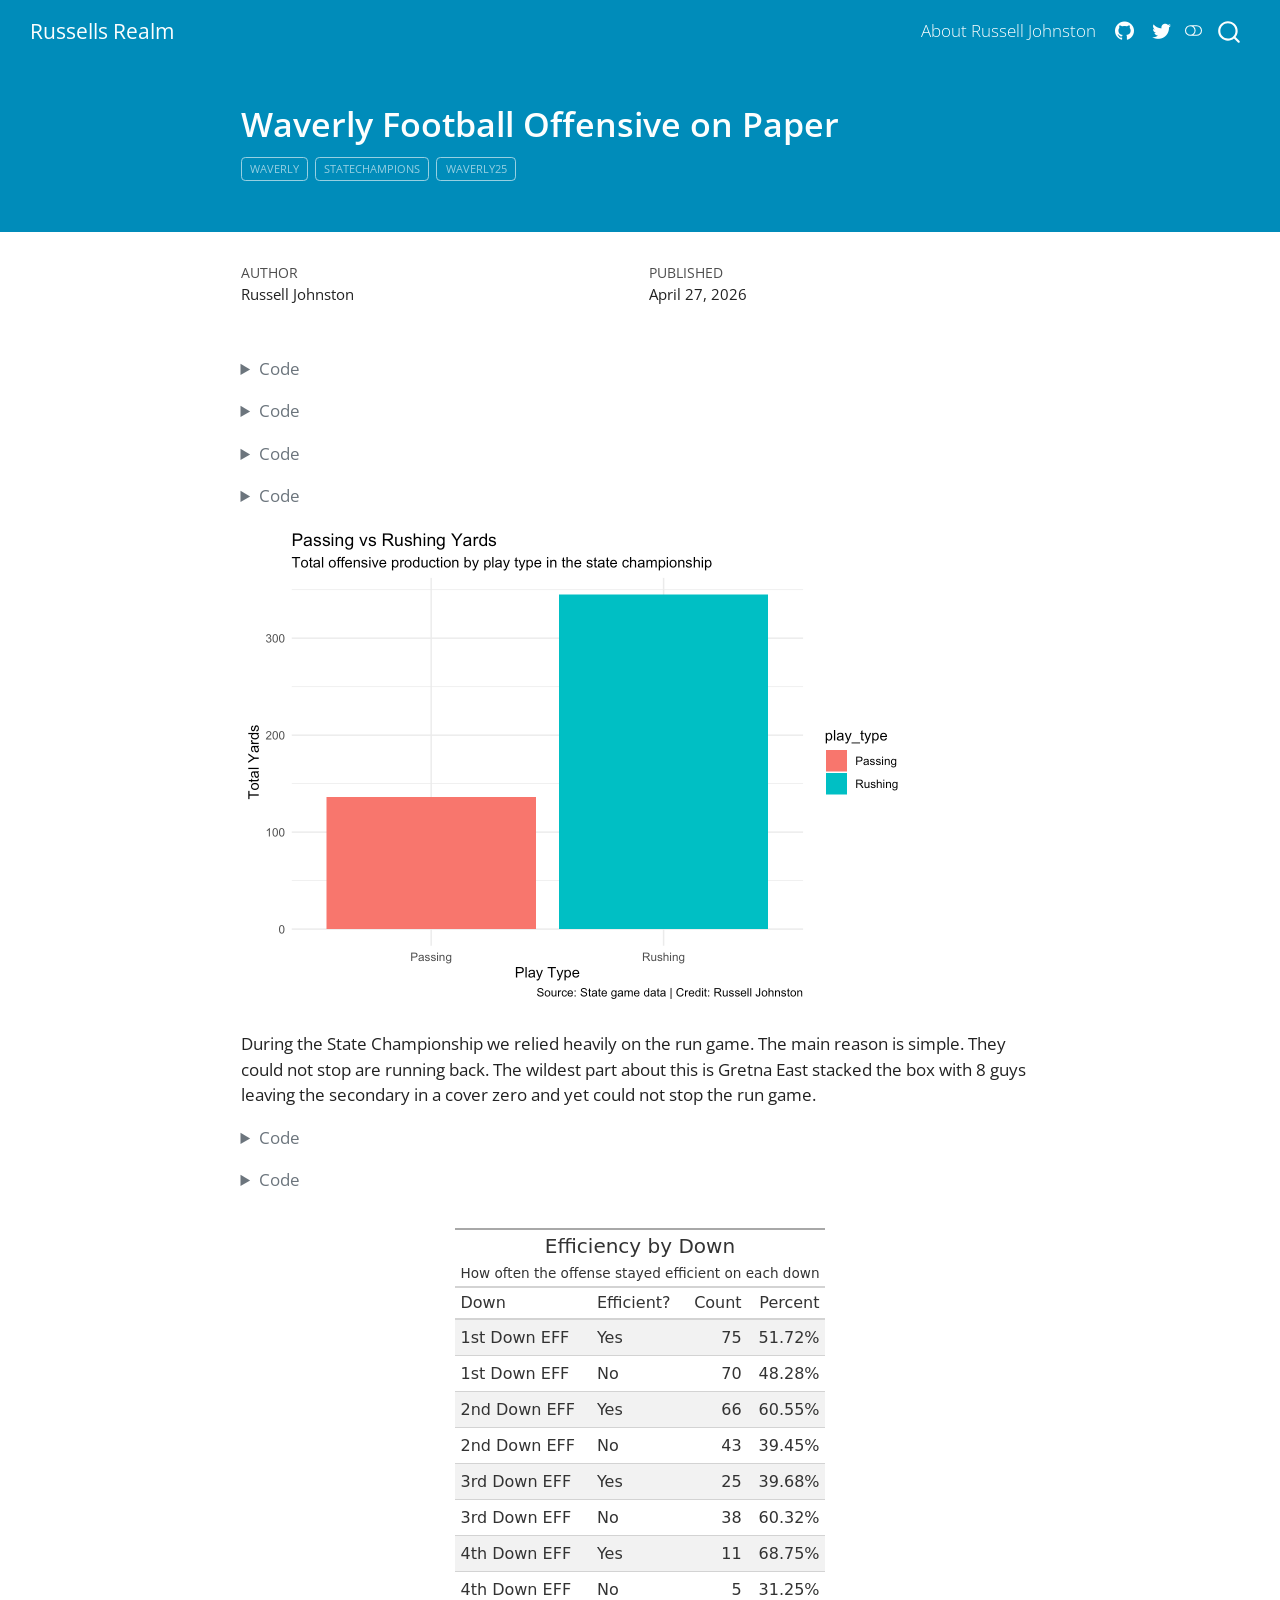
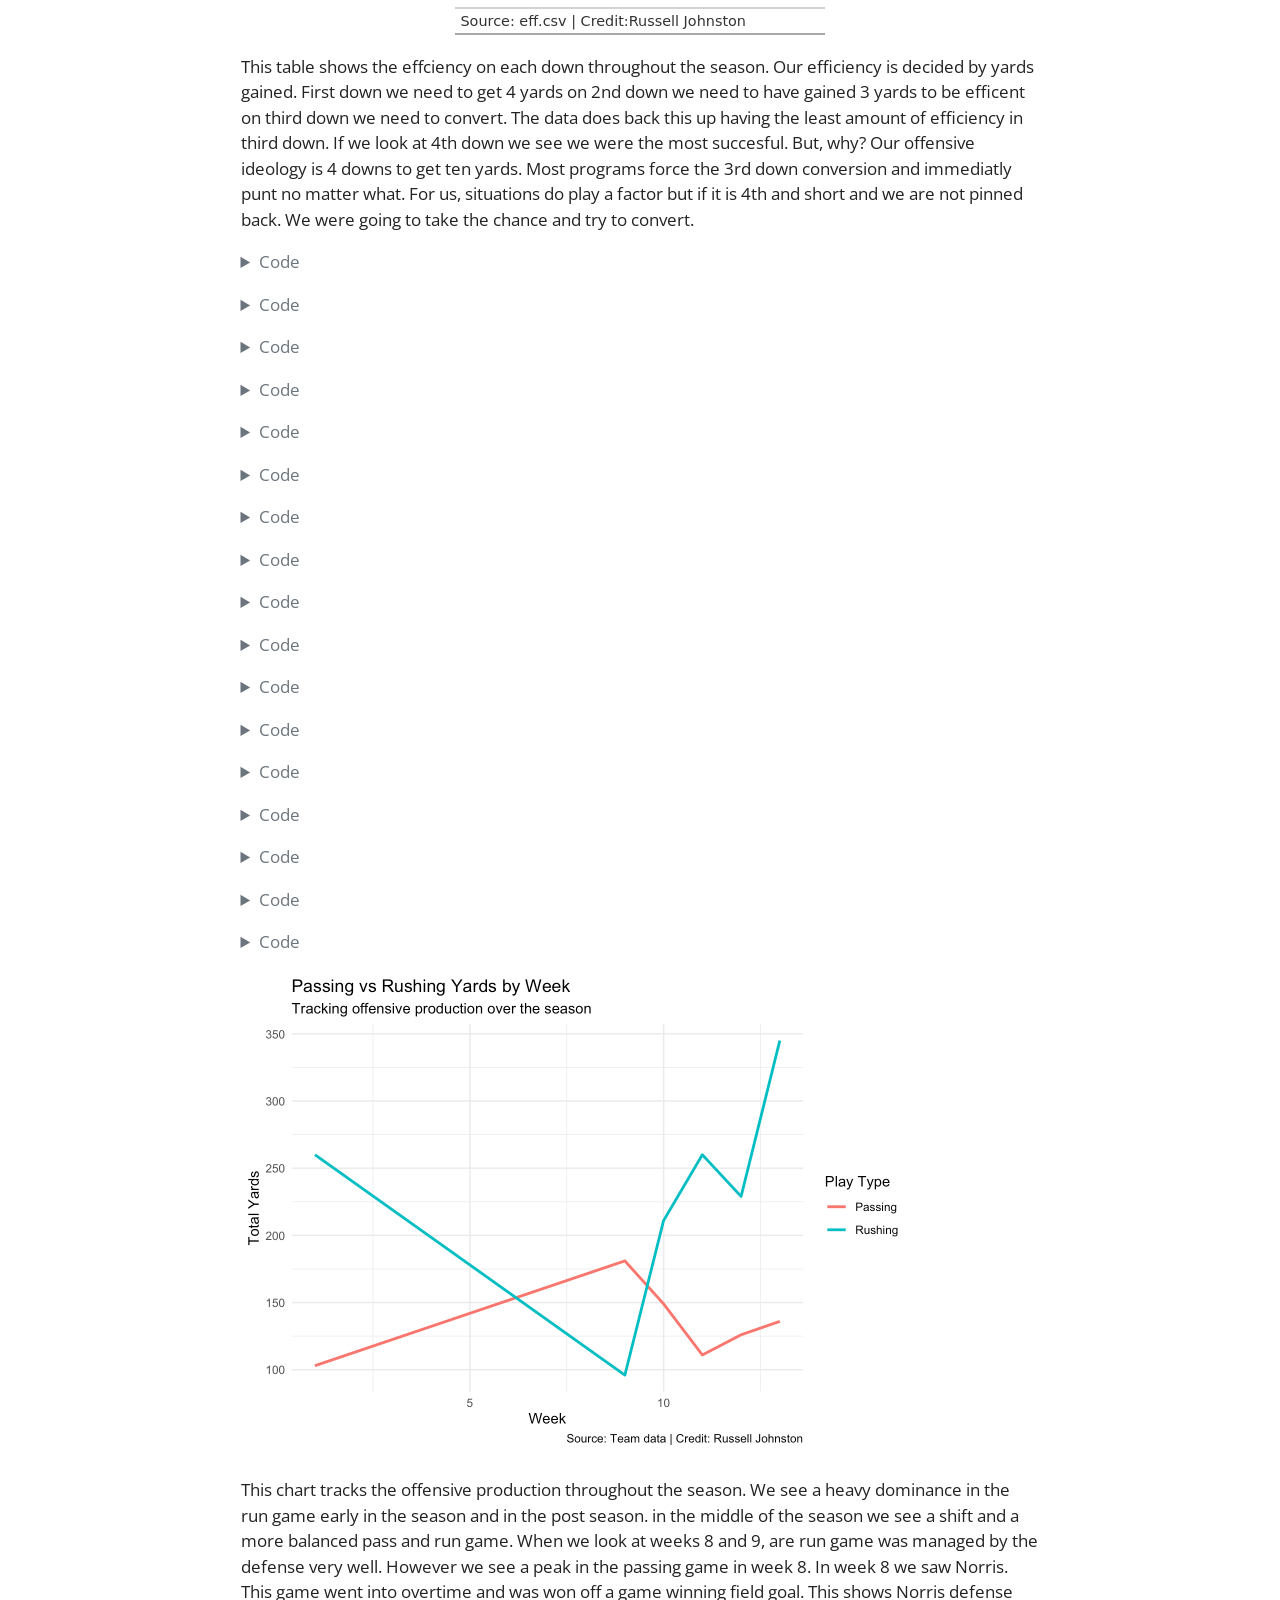
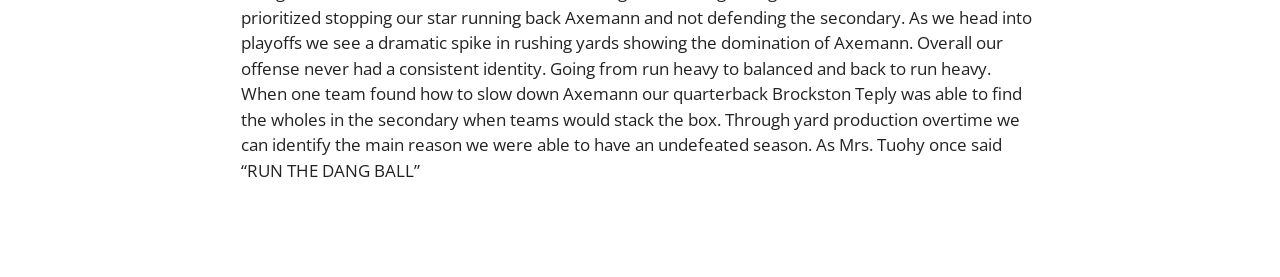
<file: posts/Waverly-O/index.html>
<!DOCTYPE html>
<html xmlns="http://www.w3.org/1999/xhtml" lang="en" xml:lang="en"><head>

<meta charset="utf-8">
<meta name="generator" content="quarto-1.9.36">

<meta name="viewport" content="width=device-width, initial-scale=1.0, user-scalable=yes">

<meta name="author" content="Russell Johnston">
<meta name="dcterms.date" content="2026-04-27">

<title>Waverly Football Offensive on Paper – Russells Realm</title>
<style>
/* Default styles provided by pandoc.
** See https://pandoc.org/MANUAL.html#variables-for-html for config info.
*/
code{white-space: pre-wrap;}
span.smallcaps{font-variant: small-caps;}
div.columns{display: flex; gap: min(4vw, 1.5em);}
div.column{flex: auto; overflow-x: auto;}
div.hanging-indent{margin-left: 1.5em; text-indent: -1.5em;}
ul.task-list{list-style: none;}
ul.task-list li input[type="checkbox"] {
  width: 0.8em;
  margin: 0 0.8em 0.2em -1em; /* quarto-specific, see https://github.com/quarto-dev/quarto-cli/issues/4556 */ 
  vertical-align: middle;
}
/* CSS for syntax highlighting */
html { -webkit-text-size-adjust: 100%; }
pre > code.sourceCode { white-space: pre; position: relative; }
pre > code.sourceCode > span { display: inline-block; line-height: 1.25; }
pre > code.sourceCode > span:empty { height: 1.2em; }
.sourceCode { overflow: visible; }
code.sourceCode > span { color: inherit; text-decoration: inherit; }
div.sourceCode { margin: 1em 0; }
pre.sourceCode { margin: 0; }
@media screen {
div.sourceCode { overflow: auto; }
}
@media print {
pre > code.sourceCode { white-space: pre-wrap; }
pre > code.sourceCode > span { text-indent: -5em; padding-left: 5em; }
}
pre.numberSource code
  { counter-reset: source-line 0; }
pre.numberSource code > span
  { position: relative; left: -4em; counter-increment: source-line; }
pre.numberSource code > span > a:first-child::before
  { content: counter(source-line);
    position: relative; left: -1em; text-align: right; vertical-align: baseline;
    border: none; display: inline-block;
    -webkit-touch-callout: none; -webkit-user-select: none;
    -khtml-user-select: none; -moz-user-select: none;
    -ms-user-select: none; user-select: none;
    padding: 0 4px; width: 4em;
  }
pre.numberSource { margin-left: 3em;  padding-left: 4px; }
div.sourceCode
  {   }
@media screen {
pre > code.sourceCode > span > a:first-child::before { text-decoration: underline; }
}
</style>


<script src="../../site_libs/quarto-nav/quarto-nav.js"></script>
<script src="../../site_libs/quarto-nav/headroom.min.js"></script>
<script src="../../site_libs/clipboard/clipboard.min.js"></script>
<script src="../../site_libs/quarto-search/autocomplete.umd.js"></script>
<script src="../../site_libs/quarto-search/fuse.min.js"></script>
<script src="../../site_libs/quarto-search/quarto-search.js"></script>
<meta name="quarto:offset" content="../../">
<link href="../../logo.png" rel="icon" type="image/png">
<script src="../../site_libs/quarto-html/quarto.js" type="module"></script>
<script src="../../site_libs/quarto-html/tabsets/tabsets.js" type="module"></script>
<script src="../../site_libs/quarto-html/popper.min.js"></script>
<script src="../../site_libs/quarto-html/tippy.umd.min.js"></script>
<script src="../../site_libs/quarto-html/anchor.min.js"></script>
<link href="../../site_libs/quarto-html/tippy.css" rel="stylesheet">
<link href="../../site_libs/quarto-html/quarto-syntax-highlighting-845c23b38eaddc0f92fda52bfe77a8c8.css" rel="stylesheet" class="quarto-color-scheme" id="quarto-text-highlighting-styles">
<link href="../../site_libs/quarto-html/quarto-syntax-highlighting-dark-f418161beb48e0141c760e455f12af2c.css" rel="stylesheet" class="quarto-color-scheme quarto-color-alternate" id="quarto-text-highlighting-styles">
<link href="../../site_libs/quarto-html/quarto-syntax-highlighting-845c23b38eaddc0f92fda52bfe77a8c8.css" rel="stylesheet" class="quarto-color-scheme-extra" id="quarto-text-highlighting-styles">
<script src="../../site_libs/bootstrap/bootstrap.min.js"></script>
<link href="../../site_libs/bootstrap/bootstrap-icons.css" rel="stylesheet">
<link href="../../site_libs/bootstrap/bootstrap-03ebed3cc6d9517934d904b30f9ec24d.min.css" rel="stylesheet" append-hash="true" class="quarto-color-scheme" id="quarto-bootstrap" data-mode="light">
<link href="../../site_libs/bootstrap/bootstrap-dark-7e30bc676492343e821be0a8baf5d211.min.css" rel="stylesheet" append-hash="true" class="quarto-color-scheme quarto-color-alternate" id="quarto-bootstrap" data-mode="light">
<link href="../../site_libs/bootstrap/bootstrap-03ebed3cc6d9517934d904b30f9ec24d.min.css" rel="stylesheet" append-hash="true" class="quarto-color-scheme-extra" id="quarto-bootstrap" data-mode="light">
<script id="quarto-search-options" type="application/json">{
  "location": "navbar",
  "copy-button": false,
  "collapse-after": 3,
  "panel-placement": "end",
  "type": "overlay",
  "limit": 50,
  "keyboard-shortcut": [
    "f",
    "/",
    "s"
  ],
  "show-item-context": false,
  "language": {
    "search-no-results-text": "No results",
    "search-matching-documents-text": "matching documents",
    "search-copy-link-title": "Copy link to search",
    "search-hide-matches-text": "Hide additional matches",
    "search-more-match-text": "more match in this document",
    "search-more-matches-text": "more matches in this document",
    "search-clear-button-title": "Clear",
    "search-text-placeholder": "",
    "search-detached-cancel-button-title": "Cancel",
    "search-submit-button-title": "Submit",
    "search-label": "Search"
  }
}</script>


<link rel="stylesheet" href="../../styles.css">
</head>

<body class="nav-fixed fullcontent quarto-light"><script id="quarto-html-before-body" type="application/javascript">
    const toggleBodyColorMode = (bsSheetEl) => {
      const mode = bsSheetEl.getAttribute("data-mode");
      const bodyEl = window.document.querySelector("body");
      if (mode === "dark") {
        bodyEl.classList.add("quarto-dark");
        bodyEl.classList.remove("quarto-light");
      } else {
        bodyEl.classList.add("quarto-light");
        bodyEl.classList.remove("quarto-dark");
      }
    }
    const toggleBodyColorPrimary = () => {
      const bsSheetEl = window.document.querySelector("link#quarto-bootstrap:not([rel=disabled-stylesheet])");
      if (bsSheetEl) {
        toggleBodyColorMode(bsSheetEl);
      }
    }
    const setColorSchemeToggle = (alternate) => {
      const toggles = window.document.querySelectorAll('.quarto-color-scheme-toggle');
      for (let i=0; i < toggles.length; i++) {
        const toggle = toggles[i];
        if (toggle) {
          if (alternate) {
            toggle.classList.add("alternate");
          } else {
            toggle.classList.remove("alternate");
          }
        }
      }
    };
    const toggleColorMode = (alternate) => {
      // Switch the stylesheets
      const primaryStylesheets = window.document.querySelectorAll('link.quarto-color-scheme:not(.quarto-color-alternate)');
      const alternateStylesheets = window.document.querySelectorAll('link.quarto-color-scheme.quarto-color-alternate');
      manageTransitions('#quarto-margin-sidebar .nav-link', false);
      if (alternate) {
        // note: dark is layered on light, we don't disable primary!
        enableStylesheet(alternateStylesheets);
        for (const sheetNode of alternateStylesheets) {
          if (sheetNode.id === "quarto-bootstrap") {
            toggleBodyColorMode(sheetNode);
          }
        }
      } else {
        disableStylesheet(alternateStylesheets);
        enableStylesheet(primaryStylesheets)
        toggleBodyColorPrimary();
      }
      manageTransitions('#quarto-margin-sidebar .nav-link', true);
      // Switch the toggles
      setColorSchemeToggle(alternate)
      // Hack to workaround the fact that safari doesn't
      // properly recolor the scrollbar when toggling (#1455)
      if (navigator.userAgent.indexOf('Safari') > 0 && navigator.userAgent.indexOf('Chrome') == -1) {
        manageTransitions("body", false);
        window.scrollTo(0, 1);
        setTimeout(() => {
          window.scrollTo(0, 0);
          manageTransitions("body", true);
        }, 40);
      }
    }
    const disableStylesheet = (stylesheets) => {
      for (let i=0; i < stylesheets.length; i++) {
        const stylesheet = stylesheets[i];
        stylesheet.rel = 'disabled-stylesheet';
      }
    }
    const enableStylesheet = (stylesheets) => {
      for (let i=0; i < stylesheets.length; i++) {
        const stylesheet = stylesheets[i];
        if(stylesheet.rel !== 'stylesheet') { // for Chrome, which will still FOUC without this check
          stylesheet.rel = 'stylesheet';
        }
      }
    }
    const manageTransitions = (selector, allowTransitions) => {
      const els = window.document.querySelectorAll(selector);
      for (let i=0; i < els.length; i++) {
        const el = els[i];
        if (allowTransitions) {
          el.classList.remove('notransition');
        } else {
          el.classList.add('notransition');
        }
      }
    }
    const isFileUrl = () => {
      return window.location.protocol === 'file:';
    }
    const hasAlternateSentinel = () => {
      let styleSentinel = getColorSchemeSentinel();
      if (styleSentinel !== null) {
        return styleSentinel === "alternate";
      } else {
        return false;
      }
    }
    const setStyleSentinel = (alternate) => {
      const value = alternate ? "alternate" : "default";
      if (!isFileUrl()) {
        window.localStorage.setItem("quarto-color-scheme", value);
      } else {
        localAlternateSentinel = value;
      }
    }
    const getColorSchemeSentinel = () => {
      if (!isFileUrl()) {
        const storageValue = window.localStorage.getItem("quarto-color-scheme");
        return storageValue != null ? storageValue : localAlternateSentinel;
      } else {
        return localAlternateSentinel;
      }
    }
    const toggleGiscusIfUsed = (isAlternate, darkModeDefault) => {
      const baseTheme = document.querySelector('#giscus-base-theme')?.value ?? 'light';
      const alternateTheme = document.querySelector('#giscus-alt-theme')?.value ?? 'dark';
      let newTheme = '';
      if(authorPrefersDark) {
        newTheme = isAlternate ? baseTheme : alternateTheme;
      } else {
        newTheme = isAlternate ? alternateTheme : baseTheme;
      }
      const changeGiscusTheme = () => {
        // From: https://github.com/giscus/giscus/issues/336
        const sendMessage = (message) => {
          const iframe = document.querySelector('iframe.giscus-frame');
          if (!iframe) return;
          iframe.contentWindow.postMessage({ giscus: message }, 'https://giscus.app');
        }
        sendMessage({
          setConfig: {
            theme: newTheme
          }
        });
      }
      const isGiscussLoaded = window.document.querySelector('iframe.giscus-frame') !== null;
      if (isGiscussLoaded) {
        changeGiscusTheme();
      }
    };
    const authorPrefersDark = false;
    const darkModeDefault = authorPrefersDark;
      document.querySelector('link#quarto-text-highlighting-styles.quarto-color-scheme-extra').rel = 'disabled-stylesheet';
      document.querySelector('link#quarto-bootstrap.quarto-color-scheme-extra').rel = 'disabled-stylesheet';
    let localAlternateSentinel = darkModeDefault ? 'alternate' : 'default';
    // Dark / light mode switch
    window.quartoToggleColorScheme = () => {
      // Read the current dark / light value
      let toAlternate = !hasAlternateSentinel();
      toggleColorMode(toAlternate);
      setStyleSentinel(toAlternate);
      toggleGiscusIfUsed(toAlternate, darkModeDefault);
      window.dispatchEvent(new Event('resize'));
    };
    // Switch to dark mode if need be
    if (hasAlternateSentinel()) {
      toggleColorMode(true);
    } else {
      toggleColorMode(false);
    }
  </script>

<div id="quarto-search-results"></div>
  <header id="quarto-header" class="headroom fixed-top quarto-banner">
    <nav class="navbar navbar-expand-lg " data-bs-theme="dark">
      <div class="navbar-container container-fluid">
      <div class="navbar-brand-container mx-auto">
    <a class="navbar-brand" href="../../index.html">
    <span class="navbar-title">Russells Realm</span>
    </a>
  </div>
            <div id="quarto-search" class="" title="Search"></div>
          <button class="navbar-toggler" type="button" data-bs-toggle="collapse" data-bs-target="#navbarCollapse" aria-controls="navbarCollapse" role="menu" aria-expanded="false" aria-label="Toggle navigation" onclick="if (window.quartoToggleHeadroom) { window.quartoToggleHeadroom(); }">
  <span class="navbar-toggler-icon"></span>
</button>
          <div class="collapse navbar-collapse" id="navbarCollapse">
            <ul class="navbar-nav navbar-nav-scroll ms-auto">
  <li class="nav-item">
    <a class="nav-link" href="../../about.html"> 
<span class="menu-text">About Russell Johnston</span></a>
  </li>  
  <li class="nav-item compact">
    <a class="nav-link" href="https://github.com/mattwaite"> <i class="bi bi-github" role="img">
</i> 
<span class="menu-text"></span></a>
  </li>  
  <li class="nav-item compact">
    <a class="nav-link" href="https://twitter.com/mattwaite"> <i class="bi bi-twitter" role="img">
</i> 
<span class="menu-text"></span></a>
  </li>  
</ul>
          </div> <!-- /navcollapse -->
            <div class="quarto-navbar-tools">
  <a href="" class="quarto-color-scheme-toggle quarto-navigation-tool  px-1" onclick="window.quartoToggleColorScheme(); return false;" title="Toggle dark mode"><i class="bi"></i></a>
</div>
      </div> <!-- /container-fluid -->
    </nav>
</header>
<!-- content -->
<header id="title-block-header" class="quarto-title-block default page-columns page-full">
  <div class="quarto-title-banner page-columns page-full">
    <div class="quarto-title column-body">
      <h1 class="title">Waverly Football Offensive on Paper</h1>
                                <div class="quarto-categories">
                <div class="quarto-category">waverly</div>
                <div class="quarto-category">statechampions</div>
                <div class="quarto-category">waverly25</div>
              </div>
                  </div>
  </div>
    
  
  <div class="quarto-title-meta">

      <div>
      <div class="quarto-title-meta-heading">Author</div>
      <div class="quarto-title-meta-contents">
               <p>Russell Johnston </p>
            </div>
    </div>
      
      <div>
      <div class="quarto-title-meta-heading">Published</div>
      <div class="quarto-title-meta-contents">
        <p class="date">April 27, 2026</p>
      </div>
    </div>
    
      
    </div>
    
  
  </header><div id="quarto-content" class="quarto-container page-columns page-rows-contents page-layout-article page-navbar">
<!-- sidebar -->
<!-- margin-sidebar -->
    
<!-- main -->
<main class="content quarto-banner-title-block" id="quarto-document-content">






<div class="cell">
<details class="code-fold">
<summary>Code</summary>
<div class="code-copy-outer-scaffold"><div class="sourceCode cell-code" id="cb1"><pre class="sourceCode r code-with-copy"><code class="sourceCode r"><span id="cb1-1"><a href="#cb1-1" aria-hidden="true" tabindex="-1"></a><span class="fu">library</span>(tidyverse)</span>
<span id="cb1-2"><a href="#cb1-2" aria-hidden="true" tabindex="-1"></a><span class="fu">library</span>(gt)</span>
<span id="cb1-3"><a href="#cb1-3" aria-hidden="true" tabindex="-1"></a><span class="fu">library</span>(ggplot2)</span>
<span id="cb1-4"><a href="#cb1-4" aria-hidden="true" tabindex="-1"></a></span>
<span id="cb1-5"><a href="#cb1-5" aria-hidden="true" tabindex="-1"></a>state<span class="ot">&lt;-</span> <span class="fu">read_csv</span>(<span class="st">"data/state.csv"</span>)</span></code></pre></div><button title="Copy to Clipboard" class="code-copy-button"><i class="bi"></i></button></div>
</details>
</div>
<div class="cell">
<details class="code-fold">
<summary>Code</summary>
<div class="code-copy-outer-scaffold"><div class="sourceCode cell-code" id="cb2"><pre class="sourceCode r code-with-copy"><code class="sourceCode r"><span id="cb2-1"><a href="#cb2-1" aria-hidden="true" tabindex="-1"></a>yards <span class="ot">&lt;-</span> state <span class="sc">|&gt;</span> </span>
<span id="cb2-2"><a href="#cb2-2" aria-hidden="true" tabindex="-1"></a>  <span class="fu">select</span>(<span class="st">"PLAY TYPE"</span>,<span class="st">"GN/LS"</span>) </span></code></pre></div><button title="Copy to Clipboard" class="code-copy-button"><i class="bi"></i></button></div>
</details>
</div>
<div class="cell">
<details class="code-fold">
<summary>Code</summary>
<div class="code-copy-outer-scaffold"><div class="sourceCode cell-code" id="cb3"><pre class="sourceCode r code-with-copy"><code class="sourceCode r"><span id="cb3-1"><a href="#cb3-1" aria-hidden="true" tabindex="-1"></a><span class="fu">library</span>(tidyverse)</span>
<span id="cb3-2"><a href="#cb3-2" aria-hidden="true" tabindex="-1"></a></span>
<span id="cb3-3"><a href="#cb3-3" aria-hidden="true" tabindex="-1"></a>yards <span class="ot">&lt;-</span> state <span class="sc">|&gt;</span> </span>
<span id="cb3-4"><a href="#cb3-4" aria-hidden="true" tabindex="-1"></a>  <span class="fu">mutate</span>(</span>
<span id="cb3-5"><a href="#cb3-5" aria-hidden="true" tabindex="-1"></a>    <span class="at">play_type =</span> <span class="fu">case_when</span>(</span>
<span id="cb3-6"><a href="#cb3-6" aria-hidden="true" tabindex="-1"></a>      <span class="sc">!</span><span class="fu">is.na</span>(PASSER_Name) <span class="sc">~</span> <span class="st">"Passing"</span>,</span>
<span id="cb3-7"><a href="#cb3-7" aria-hidden="true" tabindex="-1"></a>      <span class="sc">!</span><span class="fu">is.na</span>(RUSHER_Name) <span class="sc">~</span> <span class="st">"Rushing"</span>,</span>
<span id="cb3-8"><a href="#cb3-8" aria-hidden="true" tabindex="-1"></a>      <span class="cn">TRUE</span> <span class="sc">~</span> <span class="cn">NA_character_</span></span>
<span id="cb3-9"><a href="#cb3-9" aria-hidden="true" tabindex="-1"></a>    )</span>
<span id="cb3-10"><a href="#cb3-10" aria-hidden="true" tabindex="-1"></a>  ) <span class="sc">|&gt;</span> </span>
<span id="cb3-11"><a href="#cb3-11" aria-hidden="true" tabindex="-1"></a>  <span class="fu">filter</span>(<span class="sc">!</span><span class="fu">is.na</span>(play_type)) <span class="sc">|&gt;</span> </span>
<span id="cb3-12"><a href="#cb3-12" aria-hidden="true" tabindex="-1"></a>  <span class="fu">group_by</span>(play_type) <span class="sc">|&gt;</span> </span>
<span id="cb3-13"><a href="#cb3-13" aria-hidden="true" tabindex="-1"></a>  <span class="fu">summarize</span>(<span class="at">total_yards =</span> <span class="fu">sum</span>(<span class="st">`</span><span class="at">GN/LS</span><span class="st">`</span>, <span class="at">na.rm =</span> <span class="cn">TRUE</span>))</span></code></pre></div><button title="Copy to Clipboard" class="code-copy-button"><i class="bi"></i></button></div>
</details>
</div>
<div class="cell">
<details class="code-fold">
<summary>Code</summary>
<div class="code-copy-outer-scaffold"><div class="sourceCode cell-code" id="cb4"><pre class="sourceCode r code-with-copy"><code class="sourceCode r"><span id="cb4-1"><a href="#cb4-1" aria-hidden="true" tabindex="-1"></a><span class="fu">ggplot</span>(yards) <span class="sc">+</span></span>
<span id="cb4-2"><a href="#cb4-2" aria-hidden="true" tabindex="-1"></a>  <span class="fu">geom_bar</span>(<span class="fu">aes</span>(<span class="at">x =</span> play_type, <span class="at">y =</span> total_yards, <span class="at">fill =</span> play_type),</span>
<span id="cb4-3"><a href="#cb4-3" aria-hidden="true" tabindex="-1"></a>           <span class="at">stat =</span> <span class="st">"identity"</span>) <span class="sc">+</span></span>
<span id="cb4-4"><a href="#cb4-4" aria-hidden="true" tabindex="-1"></a>  <span class="fu">labs</span>(</span>
<span id="cb4-5"><a href="#cb4-5" aria-hidden="true" tabindex="-1"></a>    <span class="at">title =</span> <span class="st">"Passing vs Rushing Yards "</span>,</span>
<span id="cb4-6"><a href="#cb4-6" aria-hidden="true" tabindex="-1"></a>    <span class="at">subtitle =</span> <span class="st">"Total offensive production by play type in the state championship"</span>,</span>
<span id="cb4-7"><a href="#cb4-7" aria-hidden="true" tabindex="-1"></a>    <span class="at">x =</span> <span class="st">"Play Type"</span>,</span>
<span id="cb4-8"><a href="#cb4-8" aria-hidden="true" tabindex="-1"></a>    <span class="at">y =</span> <span class="st">"Total Yards"</span>,</span>
<span id="cb4-9"><a href="#cb4-9" aria-hidden="true" tabindex="-1"></a>    <span class="at">caption =</span> <span class="st">"Source: State game data | Credit: Russell Johnston"</span></span>
<span id="cb4-10"><a href="#cb4-10" aria-hidden="true" tabindex="-1"></a>  ) <span class="sc">+</span></span>
<span id="cb4-11"><a href="#cb4-11" aria-hidden="true" tabindex="-1"></a>  <span class="fu">theme_minimal</span>()</span></code></pre></div><button title="Copy to Clipboard" class="code-copy-button"><i class="bi"></i></button></div>
</details>
<div class="cell-output-display">
<div>
<figure class="figure">
<p><img src="index_files/figure-html/unnamed-chunk-4-1.png" class="img-fluid figure-img" width="672"></p>
</figure>
</div>
</div>
</div>
<p>During the State Championship we relied heavily on the run game. The main reason is simple. They could not stop are running back. The wildest part about this is Gretna East stacked the box with 8 guys leaving the secondary in a cover zero and yet could not stop the run game.</p>
<div class="cell">
<details class="code-fold">
<summary>Code</summary>
<div class="code-copy-outer-scaffold"><div class="sourceCode cell-code" id="cb5"><pre class="sourceCode r code-with-copy"><code class="sourceCode r"><span id="cb5-1"><a href="#cb5-1" aria-hidden="true" tabindex="-1"></a>eff<span class="ot">&lt;-</span><span class="fu">read_csv</span>(<span class="st">"eff.csv"</span>) </span></code></pre></div><button title="Copy to Clipboard" class="code-copy-button"><i class="bi"></i></button></div>
</details>
</div>
<div class="cell">
<details class="code-fold">
<summary>Code</summary>
<div class="code-copy-outer-scaffold"><div class="sourceCode cell-code" id="cb6"><pre class="sourceCode r code-with-copy"><code class="sourceCode r"><span id="cb6-1"><a href="#cb6-1" aria-hidden="true" tabindex="-1"></a>eff <span class="ot">&lt;-</span> <span class="fu">read_csv</span>(<span class="st">"eff.csv"</span>, <span class="at">skip =</span> <span class="dv">1</span>)</span>
<span id="cb6-2"><a href="#cb6-2" aria-hidden="true" tabindex="-1"></a></span>
<span id="cb6-3"><a href="#cb6-3" aria-hidden="true" tabindex="-1"></a>eff_clean <span class="ot">&lt;-</span> eff <span class="sc">|&gt;</span></span>
<span id="cb6-4"><a href="#cb6-4" aria-hidden="true" tabindex="-1"></a>  <span class="fu">rename</span>(</span>
<span id="cb6-5"><a href="#cb6-5" aria-hidden="true" tabindex="-1"></a>    <span class="at">down =</span> <span class="dv">1</span>,</span>
<span id="cb6-6"><a href="#cb6-6" aria-hidden="true" tabindex="-1"></a>    <span class="at">efficient =</span> <span class="dv">2</span>,</span>
<span id="cb6-7"><a href="#cb6-7" aria-hidden="true" tabindex="-1"></a>    <span class="at">count =</span> <span class="dv">3</span>,</span>
<span id="cb6-8"><a href="#cb6-8" aria-hidden="true" tabindex="-1"></a>    <span class="at">percent =</span> <span class="dv">4</span></span>
<span id="cb6-9"><a href="#cb6-9" aria-hidden="true" tabindex="-1"></a>  ) <span class="sc">|&gt;</span></span>
<span id="cb6-10"><a href="#cb6-10" aria-hidden="true" tabindex="-1"></a>  <span class="fu">fill</span>(down) <span class="sc">|&gt;</span></span>
<span id="cb6-11"><a href="#cb6-11" aria-hidden="true" tabindex="-1"></a>  <span class="fu">filter</span>(down <span class="sc">!=</span> <span class="st">"ALL Down EFF"</span>)</span>
<span id="cb6-12"><a href="#cb6-12" aria-hidden="true" tabindex="-1"></a></span>
<span id="cb6-13"><a href="#cb6-13" aria-hidden="true" tabindex="-1"></a>eff_clean <span class="sc">|&gt;</span></span>
<span id="cb6-14"><a href="#cb6-14" aria-hidden="true" tabindex="-1"></a>  <span class="fu">gt</span>() <span class="sc">|&gt;</span></span>
<span id="cb6-15"><a href="#cb6-15" aria-hidden="true" tabindex="-1"></a>  <span class="fu">cols_label</span>(</span>
<span id="cb6-16"><a href="#cb6-16" aria-hidden="true" tabindex="-1"></a>    <span class="at">down =</span> <span class="st">"Down"</span>,</span>
<span id="cb6-17"><a href="#cb6-17" aria-hidden="true" tabindex="-1"></a>    <span class="at">efficient =</span> <span class="st">"Efficient?"</span>,</span>
<span id="cb6-18"><a href="#cb6-18" aria-hidden="true" tabindex="-1"></a>    <span class="at">count =</span> <span class="st">"Count"</span>,</span>
<span id="cb6-19"><a href="#cb6-19" aria-hidden="true" tabindex="-1"></a>    <span class="at">percent =</span> <span class="st">"Percent"</span></span>
<span id="cb6-20"><a href="#cb6-20" aria-hidden="true" tabindex="-1"></a>  ) <span class="sc">|&gt;</span></span>
<span id="cb6-21"><a href="#cb6-21" aria-hidden="true" tabindex="-1"></a>  <span class="fu">tab_header</span>(</span>
<span id="cb6-22"><a href="#cb6-22" aria-hidden="true" tabindex="-1"></a>    <span class="at">title =</span> <span class="st">"Efficiency by Down"</span>,</span>
<span id="cb6-23"><a href="#cb6-23" aria-hidden="true" tabindex="-1"></a>    <span class="at">subtitle =</span> <span class="st">"How often the offense stayed efficient on each down"</span></span>
<span id="cb6-24"><a href="#cb6-24" aria-hidden="true" tabindex="-1"></a>  ) <span class="sc">|&gt;</span></span>
<span id="cb6-25"><a href="#cb6-25" aria-hidden="true" tabindex="-1"></a>  <span class="fu">tab_source_note</span>(</span>
<span id="cb6-26"><a href="#cb6-26" aria-hidden="true" tabindex="-1"></a>    <span class="at">source_note =</span> <span class="st">"Source: eff.csv | Credit:Russell Johnston"</span></span>
<span id="cb6-27"><a href="#cb6-27" aria-hidden="true" tabindex="-1"></a>  )</span></code></pre></div><button title="Copy to Clipboard" class="code-copy-button"><i class="bi"></i></button></div>
</details>
<div class="cell-output-display">
<div id="srqpijkjnj" style="padding-left:0px;padding-right:0px;padding-top:10px;padding-bottom:10px;overflow-x:auto;overflow-y:auto;width:auto;height:auto;">
<style>#srqpijkjnj table {
  font-family: system-ui, 'Segoe UI', Roboto, Helvetica, Arial, sans-serif, 'Apple Color Emoji', 'Segoe UI Emoji', 'Segoe UI Symbol', 'Noto Color Emoji';
  -webkit-font-smoothing: antialiased;
  -moz-osx-font-smoothing: grayscale;
}

#srqpijkjnj thead, #srqpijkjnj tbody, #srqpijkjnj tfoot, #srqpijkjnj tr, #srqpijkjnj td, #srqpijkjnj th {
  border-style: none;
}

#srqpijkjnj p {
  margin: 0;
  padding: 0;
}

#srqpijkjnj .gt_table {
  display: table;
  border-collapse: collapse;
  line-height: normal;
  margin-left: auto;
  margin-right: auto;
  color: #333333;
  font-size: 16px;
  font-weight: normal;
  font-style: normal;
  background-color: #FFFFFF;
  width: auto;
  border-top-style: solid;
  border-top-width: 2px;
  border-top-color: #A8A8A8;
  border-right-style: none;
  border-right-width: 2px;
  border-right-color: #D3D3D3;
  border-bottom-style: solid;
  border-bottom-width: 2px;
  border-bottom-color: #A8A8A8;
  border-left-style: none;
  border-left-width: 2px;
  border-left-color: #D3D3D3;
}

#srqpijkjnj .gt_caption {
  padding-top: 4px;
  padding-bottom: 4px;
}

#srqpijkjnj .gt_title {
  color: #333333;
  font-size: 125%;
  font-weight: initial;
  padding-top: 4px;
  padding-bottom: 4px;
  padding-left: 5px;
  padding-right: 5px;
  border-bottom-color: #FFFFFF;
  border-bottom-width: 0;
}

#srqpijkjnj .gt_subtitle {
  color: #333333;
  font-size: 85%;
  font-weight: initial;
  padding-top: 3px;
  padding-bottom: 5px;
  padding-left: 5px;
  padding-right: 5px;
  border-top-color: #FFFFFF;
  border-top-width: 0;
}

#srqpijkjnj .gt_heading {
  background-color: #FFFFFF;
  text-align: center;
  border-bottom-color: #FFFFFF;
  border-left-style: none;
  border-left-width: 1px;
  border-left-color: #D3D3D3;
  border-right-style: none;
  border-right-width: 1px;
  border-right-color: #D3D3D3;
}

#srqpijkjnj .gt_bottom_border {
  border-bottom-style: solid;
  border-bottom-width: 2px;
  border-bottom-color: #D3D3D3;
}

#srqpijkjnj .gt_col_headings {
  border-top-style: solid;
  border-top-width: 2px;
  border-top-color: #D3D3D3;
  border-bottom-style: solid;
  border-bottom-width: 2px;
  border-bottom-color: #D3D3D3;
  border-left-style: none;
  border-left-width: 1px;
  border-left-color: #D3D3D3;
  border-right-style: none;
  border-right-width: 1px;
  border-right-color: #D3D3D3;
}

#srqpijkjnj .gt_col_heading {
  color: #333333;
  background-color: #FFFFFF;
  font-size: 100%;
  font-weight: normal;
  text-transform: inherit;
  border-left-style: none;
  border-left-width: 1px;
  border-left-color: #D3D3D3;
  border-right-style: none;
  border-right-width: 1px;
  border-right-color: #D3D3D3;
  vertical-align: bottom;
  padding-top: 5px;
  padding-bottom: 6px;
  padding-left: 5px;
  padding-right: 5px;
  overflow-x: hidden;
}

#srqpijkjnj .gt_column_spanner_outer {
  color: #333333;
  background-color: #FFFFFF;
  font-size: 100%;
  font-weight: normal;
  text-transform: inherit;
  padding-top: 0;
  padding-bottom: 0;
  padding-left: 4px;
  padding-right: 4px;
}

#srqpijkjnj .gt_column_spanner_outer:first-child {
  padding-left: 0;
}

#srqpijkjnj .gt_column_spanner_outer:last-child {
  padding-right: 0;
}

#srqpijkjnj .gt_column_spanner {
  border-bottom-style: solid;
  border-bottom-width: 2px;
  border-bottom-color: #D3D3D3;
  vertical-align: bottom;
  padding-top: 5px;
  padding-bottom: 5px;
  overflow-x: hidden;
  display: inline-block;
  width: 100%;
}

#srqpijkjnj .gt_spanner_row {
  border-bottom-style: hidden;
}

#srqpijkjnj .gt_group_heading {
  padding-top: 8px;
  padding-bottom: 8px;
  padding-left: 5px;
  padding-right: 5px;
  color: #333333;
  background-color: #FFFFFF;
  font-size: 100%;
  font-weight: initial;
  text-transform: inherit;
  border-top-style: solid;
  border-top-width: 2px;
  border-top-color: #D3D3D3;
  border-bottom-style: solid;
  border-bottom-width: 2px;
  border-bottom-color: #D3D3D3;
  border-left-style: none;
  border-left-width: 1px;
  border-left-color: #D3D3D3;
  border-right-style: none;
  border-right-width: 1px;
  border-right-color: #D3D3D3;
  vertical-align: middle;
  text-align: left;
}

#srqpijkjnj .gt_empty_group_heading {
  padding: 0.5px;
  color: #333333;
  background-color: #FFFFFF;
  font-size: 100%;
  font-weight: initial;
  border-top-style: solid;
  border-top-width: 2px;
  border-top-color: #D3D3D3;
  border-bottom-style: solid;
  border-bottom-width: 2px;
  border-bottom-color: #D3D3D3;
  vertical-align: middle;
}

#srqpijkjnj .gt_from_md > :first-child {
  margin-top: 0;
}

#srqpijkjnj .gt_from_md > :last-child {
  margin-bottom: 0;
}

#srqpijkjnj .gt_row {
  padding-top: 8px;
  padding-bottom: 8px;
  padding-left: 5px;
  padding-right: 5px;
  margin: 10px;
  border-top-style: solid;
  border-top-width: 1px;
  border-top-color: #D3D3D3;
  border-left-style: none;
  border-left-width: 1px;
  border-left-color: #D3D3D3;
  border-right-style: none;
  border-right-width: 1px;
  border-right-color: #D3D3D3;
  vertical-align: middle;
  overflow-x: hidden;
}

#srqpijkjnj .gt_stub {
  color: #333333;
  background-color: #FFFFFF;
  font-size: 100%;
  font-weight: initial;
  text-transform: inherit;
  border-right-style: solid;
  border-right-width: 2px;
  border-right-color: #D3D3D3;
  padding-left: 5px;
  padding-right: 5px;
}

#srqpijkjnj .gt_stub_row_group {
  color: #333333;
  background-color: #FFFFFF;
  font-size: 100%;
  font-weight: initial;
  text-transform: inherit;
  border-right-style: solid;
  border-right-width: 2px;
  border-right-color: #D3D3D3;
  padding-left: 5px;
  padding-right: 5px;
  vertical-align: top;
}

#srqpijkjnj .gt_row_group_first td {
  border-top-width: 2px;
}

#srqpijkjnj .gt_row_group_first th {
  border-top-width: 2px;
}

#srqpijkjnj .gt_summary_row {
  color: #333333;
  background-color: #FFFFFF;
  text-transform: inherit;
  padding-top: 8px;
  padding-bottom: 8px;
  padding-left: 5px;
  padding-right: 5px;
}

#srqpijkjnj .gt_first_summary_row {
  border-top-style: solid;
  border-top-color: #D3D3D3;
}

#srqpijkjnj .gt_first_summary_row.thick {
  border-top-width: 2px;
}

#srqpijkjnj .gt_last_summary_row {
  padding-top: 8px;
  padding-bottom: 8px;
  padding-left: 5px;
  padding-right: 5px;
  border-bottom-style: solid;
  border-bottom-width: 2px;
  border-bottom-color: #D3D3D3;
}

#srqpijkjnj .gt_grand_summary_row {
  color: #333333;
  background-color: #FFFFFF;
  text-transform: inherit;
  padding-top: 8px;
  padding-bottom: 8px;
  padding-left: 5px;
  padding-right: 5px;
}

#srqpijkjnj .gt_first_grand_summary_row {
  padding-top: 8px;
  padding-bottom: 8px;
  padding-left: 5px;
  padding-right: 5px;
  border-top-style: double;
  border-top-width: 6px;
  border-top-color: #D3D3D3;
}

#srqpijkjnj .gt_last_grand_summary_row_top {
  padding-top: 8px;
  padding-bottom: 8px;
  padding-left: 5px;
  padding-right: 5px;
  border-bottom-style: double;
  border-bottom-width: 6px;
  border-bottom-color: #D3D3D3;
}

#srqpijkjnj .gt_striped {
  background-color: rgba(128, 128, 128, 0.05);
}

#srqpijkjnj .gt_table_body {
  border-top-style: solid;
  border-top-width: 2px;
  border-top-color: #D3D3D3;
  border-bottom-style: solid;
  border-bottom-width: 2px;
  border-bottom-color: #D3D3D3;
}

#srqpijkjnj .gt_footnotes {
  color: #333333;
  background-color: #FFFFFF;
  border-bottom-style: none;
  border-bottom-width: 2px;
  border-bottom-color: #D3D3D3;
  border-left-style: none;
  border-left-width: 2px;
  border-left-color: #D3D3D3;
  border-right-style: none;
  border-right-width: 2px;
  border-right-color: #D3D3D3;
}

#srqpijkjnj .gt_footnote {
  margin: 0px;
  font-size: 90%;
  padding-top: 4px;
  padding-bottom: 4px;
  padding-left: 5px;
  padding-right: 5px;
}

#srqpijkjnj .gt_sourcenotes {
  color: #333333;
  background-color: #FFFFFF;
  border-bottom-style: none;
  border-bottom-width: 2px;
  border-bottom-color: #D3D3D3;
  border-left-style: none;
  border-left-width: 2px;
  border-left-color: #D3D3D3;
  border-right-style: none;
  border-right-width: 2px;
  border-right-color: #D3D3D3;
}

#srqpijkjnj .gt_sourcenote {
  font-size: 90%;
  padding-top: 4px;
  padding-bottom: 4px;
  padding-left: 5px;
  padding-right: 5px;
}

#srqpijkjnj .gt_left {
  text-align: left;
}

#srqpijkjnj .gt_center {
  text-align: center;
}

#srqpijkjnj .gt_right {
  text-align: right;
  font-variant-numeric: tabular-nums;
}

#srqpijkjnj .gt_font_normal {
  font-weight: normal;
}

#srqpijkjnj .gt_font_bold {
  font-weight: bold;
}

#srqpijkjnj .gt_font_italic {
  font-style: italic;
}

#srqpijkjnj .gt_super {
  font-size: 65%;
}

#srqpijkjnj .gt_footnote_marks {
  font-size: 75%;
  vertical-align: 0.4em;
  position: initial;
}

#srqpijkjnj .gt_asterisk {
  font-size: 100%;
  vertical-align: 0;
}

#srqpijkjnj .gt_indent_1 {
  text-indent: 5px;
}

#srqpijkjnj .gt_indent_2 {
  text-indent: 10px;
}

#srqpijkjnj .gt_indent_3 {
  text-indent: 15px;
}

#srqpijkjnj .gt_indent_4 {
  text-indent: 20px;
}

#srqpijkjnj .gt_indent_5 {
  text-indent: 25px;
}

#srqpijkjnj .katex-display {
  display: inline-flex !important;
  margin-bottom: 0.75em !important;
}

#srqpijkjnj div.Reactable > div.rt-table > div.rt-thead > div.rt-tr.rt-tr-group-header > div.rt-th-group:after {
  height: 0px !important;
}
</style>

<table class="gt_table caption-top table table-sm table-striped small" data-quarto-bootstrap="false">
<thead>
<tr class="gt_heading header">
<td colspan="4" class="gt_heading gt_title gt_font_normal">Efficiency by Down</td>
</tr>
<tr class="gt_heading even">
<td colspan="4" class="gt_heading gt_subtitle gt_font_normal gt_bottom_border">How often the offense stayed efficient on each down</td>
</tr>
<tr class="gt_col_headings header">
<th id="down" class="gt_col_heading gt_columns_bottom_border gt_left" data-quarto-table-cell-role="th" scope="col">Down</th>
<th id="efficient" class="gt_col_heading gt_columns_bottom_border gt_left" data-quarto-table-cell-role="th" scope="col">Efficient?</th>
<th id="count" class="gt_col_heading gt_columns_bottom_border gt_right" data-quarto-table-cell-role="th" scope="col">Count</th>
<th id="percent" class="gt_col_heading gt_columns_bottom_border gt_right" data-quarto-table-cell-role="th" scope="col">Percent</th>
</tr>
</thead>
<tbody class="gt_table_body">
<tr class="odd">
<td class="gt_row gt_left" headers="down">1st Down EFF</td>
<td class="gt_row gt_left" headers="efficient">Yes</td>
<td class="gt_row gt_right" headers="count">75</td>
<td class="gt_row gt_right" headers="percent">51.72%</td>
</tr>
<tr class="even">
<td class="gt_row gt_left" headers="down">1st Down EFF</td>
<td class="gt_row gt_left" headers="efficient">No</td>
<td class="gt_row gt_right" headers="count">70</td>
<td class="gt_row gt_right" headers="percent">48.28%</td>
</tr>
<tr class="odd">
<td class="gt_row gt_left" headers="down">2nd Down EFF</td>
<td class="gt_row gt_left" headers="efficient">Yes</td>
<td class="gt_row gt_right" headers="count">66</td>
<td class="gt_row gt_right" headers="percent">60.55%</td>
</tr>
<tr class="even">
<td class="gt_row gt_left" headers="down">2nd Down EFF</td>
<td class="gt_row gt_left" headers="efficient">No</td>
<td class="gt_row gt_right" headers="count">43</td>
<td class="gt_row gt_right" headers="percent">39.45%</td>
</tr>
<tr class="odd">
<td class="gt_row gt_left" headers="down">3rd Down EFF</td>
<td class="gt_row gt_left" headers="efficient">Yes</td>
<td class="gt_row gt_right" headers="count">25</td>
<td class="gt_row gt_right" headers="percent">39.68%</td>
</tr>
<tr class="even">
<td class="gt_row gt_left" headers="down">3rd Down EFF</td>
<td class="gt_row gt_left" headers="efficient">No</td>
<td class="gt_row gt_right" headers="count">38</td>
<td class="gt_row gt_right" headers="percent">60.32%</td>
</tr>
<tr class="odd">
<td class="gt_row gt_left" headers="down">4th Down EFF</td>
<td class="gt_row gt_left" headers="efficient">Yes</td>
<td class="gt_row gt_right" headers="count">11</td>
<td class="gt_row gt_right" headers="percent">68.75%</td>
</tr>
<tr class="even">
<td class="gt_row gt_left" headers="down">4th Down EFF</td>
<td class="gt_row gt_left" headers="efficient">No</td>
<td class="gt_row gt_right" headers="count">5</td>
<td class="gt_row gt_right" headers="percent">31.25%</td>
</tr>
</tbody><tfoot>
<tr class="gt_sourcenotes odd">
<td colspan="4" class="gt_sourcenote">Source: eff.csv | Credit:Russell Johnston</td>
</tr>
</tfoot>

</table>

</div>
</div>
</div>
<p>This table shows the effciency on each down throughout the season. Our efficiency is decided by yards gained. First down we need to get 4 yards on 2nd down we need to have gained 3 yards to be efficent on third down we need to convert. The data does back this up having the least amount of efficiency in third down. If we look at 4th down we see we were the most succesful. But, why? Our offensive ideology is 4 downs to get ten yards. Most programs force the 3rd down conversion and immediatly punt no matter what. For us, situations do play a factor but if it is 4th and short and we are not pinned back. We were going to take the chance and try to convert.</p>
<div class="cell">
<details class="code-fold">
<summary>Code</summary>
<div class="code-copy-outer-scaffold"><div class="sourceCode cell-code" id="cb7"><pre class="sourceCode r code-with-copy"><code class="sourceCode r"><span id="cb7-1"><a href="#cb7-1" aria-hidden="true" tabindex="-1"></a>week2 <span class="ot">&lt;-</span><span class="fu">read_csv</span>(<span class="st">"Beatrice.csv"</span>)</span></code></pre></div><button title="Copy to Clipboard" class="code-copy-button"><i class="bi"></i></button></div>
</details>
</div>
<div class="cell">
<details class="code-fold">
<summary>Code</summary>
<div class="code-copy-outer-scaffold"><div class="sourceCode cell-code" id="cb8"><pre class="sourceCode r code-with-copy"><code class="sourceCode r"><span id="cb8-1"><a href="#cb8-1" aria-hidden="true" tabindex="-1"></a>week5 <span class="ot">&lt;-</span><span class="fu">read_csv</span>(<span class="st">"Standing Bear .csv"</span>)</span></code></pre></div><button title="Copy to Clipboard" class="code-copy-button"><i class="bi"></i></button></div>
</details>
</div>
<div class="cell">
<details class="code-fold">
<summary>Code</summary>
<div class="code-copy-outer-scaffold"><div class="sourceCode cell-code" id="cb9"><pre class="sourceCode r code-with-copy"><code class="sourceCode r"><span id="cb9-1"><a href="#cb9-1" aria-hidden="true" tabindex="-1"></a>week4 <span class="ot">&lt;-</span><span class="fu">read_csv</span>(<span class="st">"Elkhorn High.csv"</span>)</span></code></pre></div><button title="Copy to Clipboard" class="code-copy-button"><i class="bi"></i></button></div>
</details>
</div>
<div class="cell">
<details class="code-fold">
<summary>Code</summary>
<div class="code-copy-outer-scaffold"><div class="sourceCode cell-code" id="cb10"><pre class="sourceCode r code-with-copy"><code class="sourceCode r"><span id="cb10-1"><a href="#cb10-1" aria-hidden="true" tabindex="-1"></a>week1 <span class="ot">&lt;-</span><span class="fu">read_csv</span>(<span class="st">"bennigton.csv"</span>)</span></code></pre></div><button title="Copy to Clipboard" class="code-copy-button"><i class="bi"></i></button></div>
</details>
</div>
<div class="cell">
<details class="code-fold">
<summary>Code</summary>
<div class="code-copy-outer-scaffold"><div class="sourceCode cell-code" id="cb11"><pre class="sourceCode r code-with-copy"><code class="sourceCode r"><span id="cb11-1"><a href="#cb11-1" aria-hidden="true" tabindex="-1"></a>week6 <span class="ot">&lt;-</span><span class="fu">read_csv</span>(<span class="st">"Beatrice.csv"</span>)</span></code></pre></div><button title="Copy to Clipboard" class="code-copy-button"><i class="bi"></i></button></div>
</details>
</div>
<div class="cell">
<details class="code-fold">
<summary>Code</summary>
<div class="code-copy-outer-scaffold"><div class="sourceCode cell-code" id="cb12"><pre class="sourceCode r code-with-copy"><code class="sourceCode r"><span id="cb12-1"><a href="#cb12-1" aria-hidden="true" tabindex="-1"></a>week7 <span class="ot">&lt;-</span><span class="fu">read_csv</span>(<span class="st">"platt.csv"</span>)</span></code></pre></div><button title="Copy to Clipboard" class="code-copy-button"><i class="bi"></i></button></div>
</details>
</div>
<div class="cell">
<details class="code-fold">
<summary>Code</summary>
<div class="code-copy-outer-scaffold"><div class="sourceCode cell-code" id="cb13"><pre class="sourceCode r code-with-copy"><code class="sourceCode r"><span id="cb13-1"><a href="#cb13-1" aria-hidden="true" tabindex="-1"></a>week8 <span class="ot">&lt;-</span><span class="fu">read_csv</span>(<span class="st">"norris.csv"</span>)</span></code></pre></div><button title="Copy to Clipboard" class="code-copy-button"><i class="bi"></i></button></div>
</details>
</div>
<div class="cell">
<details class="code-fold">
<summary>Code</summary>
<div class="code-copy-outer-scaffold"><div class="sourceCode cell-code" id="cb14"><pre class="sourceCode r code-with-copy"><code class="sourceCode r"><span id="cb14-1"><a href="#cb14-1" aria-hidden="true" tabindex="-1"></a>week9 <span class="ot">&lt;-</span><span class="fu">read_csv</span>(<span class="st">"pius.csv"</span>)</span></code></pre></div><button title="Copy to Clipboard" class="code-copy-button"><i class="bi"></i></button></div>
</details>
</div>
<div class="cell">
<details class="code-fold">
<summary>Code</summary>
<div class="code-copy-outer-scaffold"><div class="sourceCode cell-code" id="cb15"><pre class="sourceCode r code-with-copy"><code class="sourceCode r"><span id="cb15-1"><a href="#cb15-1" aria-hidden="true" tabindex="-1"></a>week10<span class="ot">&lt;-</span><span class="fu">read_csv</span>(<span class="st">"northwest.csv"</span>)</span></code></pre></div><button title="Copy to Clipboard" class="code-copy-button"><i class="bi"></i></button></div>
</details>
</div>
<div class="cell">
<details class="code-fold">
<summary>Code</summary>
<div class="code-copy-outer-scaffold"><div class="sourceCode cell-code" id="cb16"><pre class="sourceCode r code-with-copy"><code class="sourceCode r"><span id="cb16-1"><a href="#cb16-1" aria-hidden="true" tabindex="-1"></a>week11 <span class="ot">&lt;-</span><span class="fu">read_csv</span>(<span class="st">"sewerdrd2.csv"</span>)</span></code></pre></div><button title="Copy to Clipboard" class="code-copy-button"><i class="bi"></i></button></div>
</details>
</div>
<div class="cell">
<details class="code-fold">
<summary>Code</summary>
<div class="code-copy-outer-scaffold"><div class="sourceCode cell-code" id="cb17"><pre class="sourceCode r code-with-copy"><code class="sourceCode r"><span id="cb17-1"><a href="#cb17-1" aria-hidden="true" tabindex="-1"></a>week12<span class="ot">&lt;-</span><span class="fu">read_csv</span>(<span class="st">"benrd2.csv"</span>)</span></code></pre></div><button title="Copy to Clipboard" class="code-copy-button"><i class="bi"></i></button></div>
</details>
</div>
<div class="cell">
<details class="code-fold">
<summary>Code</summary>
<div class="code-copy-outer-scaffold"><div class="sourceCode cell-code" id="cb18"><pre class="sourceCode r code-with-copy"><code class="sourceCode r"><span id="cb18-1"><a href="#cb18-1" aria-hidden="true" tabindex="-1"></a>week3<span class="ot">&lt;-</span><span class="fu">read_csv</span>(<span class="st">"mcook.csv"</span>)</span></code></pre></div><button title="Copy to Clipboard" class="code-copy-button"><i class="bi"></i></button></div>
</details>
</div>
<div class="cell">
<details class="code-fold">
<summary>Code</summary>
<div class="code-copy-outer-scaffold"><div class="sourceCode cell-code" id="cb19"><pre class="sourceCode r code-with-copy"><code class="sourceCode r"><span id="cb19-1"><a href="#cb19-1" aria-hidden="true" tabindex="-1"></a>alldata<span class="ot">&lt;-</span> <span class="fu">bind_rows</span>(week1,week2,week3,week4,week5,week6,week7,week8,week9,week10,week11,week12,state)</span></code></pre></div><button title="Copy to Clipboard" class="code-copy-button"><i class="bi"></i></button></div>
</details>
</div>
<div class="cell">
<details class="code-fold">
<summary>Code</summary>
<div class="code-copy-outer-scaffold"><div class="sourceCode cell-code" id="cb20"><pre class="sourceCode r code-with-copy"><code class="sourceCode r"><span id="cb20-1"><a href="#cb20-1" aria-hidden="true" tabindex="-1"></a>week1 <span class="ot">&lt;-</span> week1 <span class="sc">|&gt;</span> <span class="fu">mutate</span>(<span class="at">week =</span> <span class="dv">1</span>)</span>
<span id="cb20-2"><a href="#cb20-2" aria-hidden="true" tabindex="-1"></a>week2 <span class="ot">&lt;-</span> week2 <span class="sc">|&gt;</span> <span class="fu">mutate</span>(<span class="at">week =</span> <span class="dv">2</span>)</span>
<span id="cb20-3"><a href="#cb20-3" aria-hidden="true" tabindex="-1"></a>week3 <span class="ot">&lt;-</span> week3 <span class="sc">|&gt;</span> <span class="fu">mutate</span>(<span class="at">week =</span> <span class="dv">3</span>)</span>
<span id="cb20-4"><a href="#cb20-4" aria-hidden="true" tabindex="-1"></a>week4 <span class="ot">&lt;-</span> week4 <span class="sc">|&gt;</span> <span class="fu">mutate</span>(<span class="at">week =</span> <span class="dv">4</span>)</span>
<span id="cb20-5"><a href="#cb20-5" aria-hidden="true" tabindex="-1"></a>week5 <span class="ot">&lt;-</span> week5 <span class="sc">|&gt;</span> <span class="fu">mutate</span>(<span class="at">week =</span> <span class="dv">5</span>)</span>
<span id="cb20-6"><a href="#cb20-6" aria-hidden="true" tabindex="-1"></a>week6 <span class="ot">&lt;-</span> week6 <span class="sc">|&gt;</span> <span class="fu">mutate</span>(<span class="at">week =</span> <span class="dv">6</span>)</span>
<span id="cb20-7"><a href="#cb20-7" aria-hidden="true" tabindex="-1"></a>week7 <span class="ot">&lt;-</span> week7 <span class="sc">|&gt;</span> <span class="fu">mutate</span>(<span class="at">week =</span> <span class="dv">7</span>)</span>
<span id="cb20-8"><a href="#cb20-8" aria-hidden="true" tabindex="-1"></a>week8 <span class="ot">&lt;-</span> week8 <span class="sc">|&gt;</span> <span class="fu">mutate</span>(<span class="at">week =</span> <span class="dv">8</span>)</span>
<span id="cb20-9"><a href="#cb20-9" aria-hidden="true" tabindex="-1"></a>week9 <span class="ot">&lt;-</span> week9 <span class="sc">|&gt;</span> <span class="fu">mutate</span>(<span class="at">week =</span> <span class="dv">9</span>)</span>
<span id="cb20-10"><a href="#cb20-10" aria-hidden="true" tabindex="-1"></a>week10 <span class="ot">&lt;-</span> week10 <span class="sc">|&gt;</span> <span class="fu">mutate</span>(<span class="at">week =</span> <span class="dv">10</span>)</span>
<span id="cb20-11"><a href="#cb20-11" aria-hidden="true" tabindex="-1"></a>week11 <span class="ot">&lt;-</span> week11 <span class="sc">|&gt;</span> <span class="fu">mutate</span>(<span class="at">week =</span> <span class="dv">11</span>)</span>
<span id="cb20-12"><a href="#cb20-12" aria-hidden="true" tabindex="-1"></a>week12 <span class="ot">&lt;-</span> week12 <span class="sc">|&gt;</span> <span class="fu">mutate</span>(<span class="at">week =</span> <span class="dv">12</span>)</span>
<span id="cb20-13"><a href="#cb20-13" aria-hidden="true" tabindex="-1"></a>state <span class="ot">&lt;-</span> state <span class="sc">|&gt;</span> <span class="fu">mutate</span>(<span class="at">week =</span> <span class="dv">13</span>)</span></code></pre></div><button title="Copy to Clipboard" class="code-copy-button"><i class="bi"></i></button></div>
</details>
</div>
<div class="cell">
<details class="code-fold">
<summary>Code</summary>
<div class="code-copy-outer-scaffold"><div class="sourceCode cell-code" id="cb21"><pre class="sourceCode r code-with-copy"><code class="sourceCode r"><span id="cb21-1"><a href="#cb21-1" aria-hidden="true" tabindex="-1"></a>alldata<span class="ot">&lt;-</span> <span class="fu">bind_rows</span>(week1,week2,week3,week4,week5,week6,week7,week8,week9,week10,week11,week12,state)</span></code></pre></div><button title="Copy to Clipboard" class="code-copy-button"><i class="bi"></i></button></div>
</details>
</div>
<div class="cell">
<details class="code-fold">
<summary>Code</summary>
<div class="code-copy-outer-scaffold"><div class="sourceCode cell-code" id="cb22"><pre class="sourceCode r code-with-copy"><code class="sourceCode r"><span id="cb22-1"><a href="#cb22-1" aria-hidden="true" tabindex="-1"></a>weekly <span class="ot">&lt;-</span> alldata <span class="sc">|&gt;</span></span>
<span id="cb22-2"><a href="#cb22-2" aria-hidden="true" tabindex="-1"></a>  <span class="fu">mutate</span>(</span>
<span id="cb22-3"><a href="#cb22-3" aria-hidden="true" tabindex="-1"></a>    <span class="at">type =</span> <span class="fu">case_when</span>(</span>
<span id="cb22-4"><a href="#cb22-4" aria-hidden="true" tabindex="-1"></a>      <span class="sc">!</span><span class="fu">is.na</span>(PASSER_Name) <span class="sc">~</span> <span class="st">"Passing"</span>,</span>
<span id="cb22-5"><a href="#cb22-5" aria-hidden="true" tabindex="-1"></a>      <span class="sc">!</span><span class="fu">is.na</span>(RUSHER_Name) <span class="sc">~</span> <span class="st">"Rushing"</span></span>
<span id="cb22-6"><a href="#cb22-6" aria-hidden="true" tabindex="-1"></a>    )</span>
<span id="cb22-7"><a href="#cb22-7" aria-hidden="true" tabindex="-1"></a>  ) <span class="sc">|&gt;</span></span>
<span id="cb22-8"><a href="#cb22-8" aria-hidden="true" tabindex="-1"></a>  <span class="fu">filter</span>(<span class="sc">!</span><span class="fu">is.na</span>(type)) <span class="sc">|&gt;</span></span>
<span id="cb22-9"><a href="#cb22-9" aria-hidden="true" tabindex="-1"></a>  <span class="fu">group_by</span>(week, type) <span class="sc">|&gt;</span></span>
<span id="cb22-10"><a href="#cb22-10" aria-hidden="true" tabindex="-1"></a>  <span class="fu">summarize</span>(<span class="at">yards =</span> <span class="fu">sum</span>(<span class="st">`</span><span class="at">GN/LS</span><span class="st">`</span>, <span class="at">na.rm =</span> <span class="cn">TRUE</span>), <span class="at">.groups =</span> <span class="st">"drop"</span>)</span></code></pre></div><button title="Copy to Clipboard" class="code-copy-button"><i class="bi"></i></button></div>
</details>
</div>
<div class="cell">
<details class="code-fold">
<summary>Code</summary>
<div class="code-copy-outer-scaffold"><div class="sourceCode cell-code" id="cb23"><pre class="sourceCode r code-with-copy"><code class="sourceCode r"><span id="cb23-1"><a href="#cb23-1" aria-hidden="true" tabindex="-1"></a><span class="fu">ggplot</span>(weekly) <span class="sc">+</span></span>
<span id="cb23-2"><a href="#cb23-2" aria-hidden="true" tabindex="-1"></a>  <span class="fu">geom_line</span>(<span class="fu">aes</span>(<span class="at">x =</span> week, <span class="at">y =</span> yards, <span class="at">color =</span> type), <span class="at">size =</span> <span class="dv">1</span>) <span class="sc">+</span></span>
<span id="cb23-3"><a href="#cb23-3" aria-hidden="true" tabindex="-1"></a>  <span class="fu">labs</span>(</span>
<span id="cb23-4"><a href="#cb23-4" aria-hidden="true" tabindex="-1"></a>    <span class="at">title =</span> <span class="st">"Passing vs Rushing Yards by Week"</span>,</span>
<span id="cb23-5"><a href="#cb23-5" aria-hidden="true" tabindex="-1"></a>    <span class="at">subtitle =</span> <span class="st">"Tracking offensive production over the season"</span>,</span>
<span id="cb23-6"><a href="#cb23-6" aria-hidden="true" tabindex="-1"></a>    <span class="at">x =</span> <span class="st">"Week"</span>,</span>
<span id="cb23-7"><a href="#cb23-7" aria-hidden="true" tabindex="-1"></a>    <span class="at">y =</span> <span class="st">"Total Yards"</span>,</span>
<span id="cb23-8"><a href="#cb23-8" aria-hidden="true" tabindex="-1"></a>    <span class="at">color =</span> <span class="st">"Play Type"</span>,</span>
<span id="cb23-9"><a href="#cb23-9" aria-hidden="true" tabindex="-1"></a>    <span class="at">caption =</span> <span class="st">"Source: Team data | Credit: Russell Johnston"</span></span>
<span id="cb23-10"><a href="#cb23-10" aria-hidden="true" tabindex="-1"></a>  ) <span class="sc">+</span></span>
<span id="cb23-11"><a href="#cb23-11" aria-hidden="true" tabindex="-1"></a>  <span class="fu">theme_minimal</span>()</span></code></pre></div><button title="Copy to Clipboard" class="code-copy-button"><i class="bi"></i></button></div>
</details>
<div class="cell-output-display">
<div>
<figure class="figure">
<p><img src="index_files/figure-html/unnamed-chunk-23-1.png" class="img-fluid figure-img" width="672"></p>
</figure>
</div>
</div>
</div>
<p>This chart tracks the offensive production throughout the season. We see a heavy dominance in the run game early in the season and in the post season. in the middle of the season we see a shift and a more balanced pass and run game. When we look at weeks 8 and 9, are run game was managed by the defense very well. However we see a peak in the passing game in week 8. In week 8 we saw Norris. This game went into overtime and was won off a game winning field goal. This shows Norris defense prioritized stopping our star running back Axemann and not defending the secondary. As we head into playoffs we see a dramatic spike in rushing yards showing the domination of Axemann. Overall our offense never had a consistent identity. Going from run heavy to balanced and back to run heavy. When one team found how to slow down Axemann our quarterback Brockston Teply was able to find the wholes in the secondary when teams would stack the box. Through yard production overtime we can identify the main reason we were able to have an undefeated season. As Mrs.&nbsp;Tuohy once said “RUN THE DANG BALL”</p>



</main> <!-- /main -->
<script id="quarto-html-after-body" type="application/javascript">
  window.document.addEventListener("DOMContentLoaded", function (event) {
    // Ensure there is a toggle, if there isn't float one in the top right
    if (window.document.querySelector('.quarto-color-scheme-toggle') === null) {
      const a = window.document.createElement('a');
      a.classList.add('top-right');
      a.classList.add('quarto-color-scheme-toggle');
      a.href = "";
      a.onclick = function() { try { window.quartoToggleColorScheme(); } catch {} return false; };
      const i = window.document.createElement("i");
      i.classList.add('bi');
      a.appendChild(i);
      window.document.body.appendChild(a);
    }
    setColorSchemeToggle(hasAlternateSentinel())
    const icon = "";
    const anchorJS = new window.AnchorJS();
    anchorJS.options = {
      placement: 'right',
      icon: icon
    };
    anchorJS.add('.anchored');
    const isCodeAnnotation = (el) => {
      for (const clz of el.classList) {
        if (clz.startsWith('code-annotation-')) {                     
          return true;
        }
      }
      return false;
    }
    const onCopySuccess = function(e) {
      // button target
      const button = e.trigger;
      // don't keep focus
      button.blur();
      // flash "checked"
      button.classList.add('code-copy-button-checked');
      var currentTitle = button.getAttribute("title");
      button.setAttribute("title", "Copied!");
      let tooltip;
      if (window.bootstrap) {
        button.setAttribute("data-bs-toggle", "tooltip");
        button.setAttribute("data-bs-placement", "left");
        button.setAttribute("data-bs-title", "Copied!");
        tooltip = new bootstrap.Tooltip(button, 
          { trigger: "manual", 
            customClass: "code-copy-button-tooltip",
            offset: [0, -8]});
        tooltip.show();    
      }
      setTimeout(function() {
        if (tooltip) {
          tooltip.hide();
          button.removeAttribute("data-bs-title");
          button.removeAttribute("data-bs-toggle");
          button.removeAttribute("data-bs-placement");
        }
        button.setAttribute("title", currentTitle);
        button.classList.remove('code-copy-button-checked');
      }, 1000);
      // clear code selection
      e.clearSelection();
    }
    const getTextToCopy = function(trigger) {
      const outerScaffold = trigger.parentElement.cloneNode(true);
      const codeEl = outerScaffold.querySelector('code');
      for (const childEl of codeEl.children) {
        if (isCodeAnnotation(childEl)) {
          childEl.remove();
        }
      }
      return codeEl.innerText;
    }
    const clipboard = new window.ClipboardJS('.code-copy-button:not([data-in-quarto-modal])', {
      text: getTextToCopy
    });
    clipboard.on('success', onCopySuccess);
    if (window.document.getElementById('quarto-embedded-source-code-modal')) {
      const clipboardModal = new window.ClipboardJS('.code-copy-button[data-in-quarto-modal]', {
        text: getTextToCopy,
        container: window.document.getElementById('quarto-embedded-source-code-modal')
      });
      clipboardModal.on('success', onCopySuccess);
    }
      var localhostRegex = new RegExp(/^(?:http|https):\/\/localhost\:?[0-9]*\//);
      var mailtoRegex = new RegExp(/^mailto:/);
        var filterRegex = new RegExp('/' + window.location.host + '/');
      var isInternal = (href) => {
          return filterRegex.test(href) || localhostRegex.test(href) || mailtoRegex.test(href);
      }
      // Inspect non-navigation links and adorn them if external
     var links = window.document.querySelectorAll('a[href]:not(.nav-link):not(.navbar-brand):not(.toc-action):not(.sidebar-link):not(.sidebar-item-toggle):not(.pagination-link):not(.no-external):not([aria-hidden]):not(.dropdown-item):not(.quarto-navigation-tool):not(.about-link)');
      for (var i=0; i<links.length; i++) {
        const link = links[i];
        if (!isInternal(link.href)) {
          // undo the damage that might have been done by quarto-nav.js in the case of
          // links that we want to consider external
          if (link.dataset.originalHref !== undefined) {
            link.href = link.dataset.originalHref;
          }
        }
      }
    function tippyHover(el, contentFn, onTriggerFn, onUntriggerFn) {
      const config = {
        allowHTML: true,
        maxWidth: 500,
        delay: 100,
        arrow: false,
        appendTo: function(el) {
            return el.parentElement;
        },
        interactive: true,
        interactiveBorder: 10,
        theme: 'quarto',
        placement: 'bottom-start',
      };
      if (contentFn) {
        config.content = contentFn;
      }
      if (onTriggerFn) {
        config.onTrigger = onTriggerFn;
      }
      if (onUntriggerFn) {
        config.onUntrigger = onUntriggerFn;
      }
      window.tippy(el, config); 
    }
    const noterefs = window.document.querySelectorAll('a[role="doc-noteref"]');
    for (var i=0; i<noterefs.length; i++) {
      const ref = noterefs[i];
      tippyHover(ref, function() {
        // use id or data attribute instead here
        let href = ref.getAttribute('data-footnote-href') || ref.getAttribute('href');
        try { href = new URL(href).hash; } catch {}
        const id = href.replace(/^#\/?/, "");
        const note = window.document.getElementById(id);
        if (note) {
          return note.innerHTML;
        } else {
          return "";
        }
      });
    }
    const xrefs = window.document.querySelectorAll('a.quarto-xref');
    const processXRef = (id, note) => {
      // Strip column container classes
      const stripColumnClz = (el) => {
        el.classList.remove("page-full", "page-columns");
        if (el.children) {
          for (const child of el.children) {
            stripColumnClz(child);
          }
        }
      }
      stripColumnClz(note)
      if (id === null || id.startsWith('sec-')) {
        // Special case sections, only their first couple elements
        const container = document.createElement("div");
        if (note.children && note.children.length > 2) {
          container.appendChild(note.children[0].cloneNode(true));
          for (let i = 1; i < note.children.length; i++) {
            const child = note.children[i];
            if (child.tagName === "P" && child.innerText === "") {
              continue;
            } else {
              container.appendChild(child.cloneNode(true));
              break;
            }
          }
          if (window.Quarto?.typesetMath) {
            window.Quarto.typesetMath(container);
          }
          return container.innerHTML
        } else {
          if (window.Quarto?.typesetMath) {
            window.Quarto.typesetMath(note);
          }
          return note.innerHTML;
        }
      } else {
        // Remove any anchor links if they are present
        const anchorLink = note.querySelector('a.anchorjs-link');
        if (anchorLink) {
          anchorLink.remove();
        }
        if (window.Quarto?.typesetMath) {
          window.Quarto.typesetMath(note);
        }
        if (note.classList.contains("callout")) {
          return note.outerHTML;
        } else {
          return note.innerHTML;
        }
      }
    }
    for (var i=0; i<xrefs.length; i++) {
      const xref = xrefs[i];
      tippyHover(xref, undefined, function(instance) {
        instance.disable();
        let url = xref.getAttribute('href');
        let hash = undefined; 
        if (url.startsWith('#')) {
          hash = url;
        } else {
          try { hash = new URL(url).hash; } catch {}
        }
        if (hash) {
          const id = hash.replace(/^#\/?/, "");
          const note = window.document.getElementById(id);
          if (note !== null) {
            try {
              const html = processXRef(id, note.cloneNode(true));
              instance.setContent(html);
            } finally {
              instance.enable();
              instance.show();
            }
          } else {
            // See if we can fetch this
            fetch(url.split('#')[0])
            .then(res => res.text())
            .then(html => {
              const parser = new DOMParser();
              const htmlDoc = parser.parseFromString(html, "text/html");
              const note = htmlDoc.getElementById(id);
              if (note !== null) {
                const html = processXRef(id, note);
                instance.setContent(html);
              } 
            }).finally(() => {
              instance.enable();
              instance.show();
            });
          }
        } else {
          // See if we can fetch a full url (with no hash to target)
          // This is a special case and we should probably do some content thinning / targeting
          fetch(url)
          .then(res => res.text())
          .then(html => {
            const parser = new DOMParser();
            const htmlDoc = parser.parseFromString(html, "text/html");
            const note = htmlDoc.querySelector('main.content');
            if (note !== null) {
              // This should only happen for chapter cross references
              // (since there is no id in the URL)
              // remove the first header
              if (note.children.length > 0 && note.children[0].tagName === "HEADER") {
                note.children[0].remove();
              }
              const html = processXRef(null, note);
              instance.setContent(html);
            } 
          }).finally(() => {
            instance.enable();
            instance.show();
          });
        }
      }, function(instance) {
      });
    }
        let selectedAnnoteEl;
        const selectorForAnnotation = ( cell, annotation) => {
          let cellAttr = 'data-code-cell="' + cell + '"';
          let lineAttr = 'data-code-annotation="' +  annotation + '"';
          const selector = 'span[' + cellAttr + '][' + lineAttr + ']';
          return selector;
        }
        const selectCodeLines = (annoteEl) => {
          const doc = window.document;
          const targetCell = annoteEl.getAttribute("data-target-cell");
          const targetAnnotation = annoteEl.getAttribute("data-target-annotation");
          const annoteSpan = window.document.querySelector(selectorForAnnotation(targetCell, targetAnnotation));
          const lines = annoteSpan.getAttribute("data-code-lines").split(",");
          const lineIds = lines.map((line) => {
            return targetCell + "-" + line;
          })
          let top = null;
          let height = null;
          let parent = null;
          if (lineIds.length > 0) {
              //compute the position of the single el (top and bottom and make a div)
              const el = window.document.getElementById(lineIds[0]);
              top = el.offsetTop;
              height = el.offsetHeight;
              parent = el.parentElement.parentElement;
            if (lineIds.length > 1) {
              const lastEl = window.document.getElementById(lineIds[lineIds.length - 1]);
              const bottom = lastEl.offsetTop + lastEl.offsetHeight;
              height = bottom - top;
            }
            if (top !== null && height !== null && parent !== null) {
              // cook up a div (if necessary) and position it 
              let div = window.document.getElementById("code-annotation-line-highlight");
              if (div === null) {
                div = window.document.createElement("div");
                div.setAttribute("id", "code-annotation-line-highlight");
                div.style.position = 'absolute';
                parent.appendChild(div);
              }
              div.style.top = top - 2 + "px";
              div.style.height = height + 4 + "px";
              div.style.left = 0;
              let gutterDiv = window.document.getElementById("code-annotation-line-highlight-gutter");
              if (gutterDiv === null) {
                gutterDiv = window.document.createElement("div");
                gutterDiv.setAttribute("id", "code-annotation-line-highlight-gutter");
                gutterDiv.style.position = 'absolute';
                const codeCell = window.document.getElementById(targetCell);
                const gutter = codeCell.querySelector('.code-annotation-gutter');
                gutter.appendChild(gutterDiv);
              }
              gutterDiv.style.top = top - 2 + "px";
              gutterDiv.style.height = height + 4 + "px";
            }
            selectedAnnoteEl = annoteEl;
          }
        };
        const unselectCodeLines = () => {
          const elementsIds = ["code-annotation-line-highlight", "code-annotation-line-highlight-gutter"];
          elementsIds.forEach((elId) => {
            const div = window.document.getElementById(elId);
            if (div) {
              div.remove();
            }
          });
          selectedAnnoteEl = undefined;
        };
          // Handle positioning of the toggle
      window.addEventListener(
        "resize",
        throttle(() => {
          elRect = undefined;
          if (selectedAnnoteEl) {
            selectCodeLines(selectedAnnoteEl);
          }
        }, 10)
      );
      function throttle(fn, ms) {
      let throttle = false;
      let timer;
        return (...args) => {
          if(!throttle) { // first call gets through
              fn.apply(this, args);
              throttle = true;
          } else { // all the others get throttled
              if(timer) clearTimeout(timer); // cancel #2
              timer = setTimeout(() => {
                fn.apply(this, args);
                timer = throttle = false;
              }, ms);
          }
        };
      }
        // Attach click handler to the DT
        const annoteDls = window.document.querySelectorAll('dt[data-target-cell]');
        for (const annoteDlNode of annoteDls) {
          annoteDlNode.addEventListener('click', (event) => {
            const clickedEl = event.target;
            if (clickedEl !== selectedAnnoteEl) {
              unselectCodeLines();
              const activeEl = window.document.querySelector('dt[data-target-cell].code-annotation-active');
              if (activeEl) {
                activeEl.classList.remove('code-annotation-active');
              }
              selectCodeLines(clickedEl);
              clickedEl.classList.add('code-annotation-active');
            } else {
              // Unselect the line
              unselectCodeLines();
              clickedEl.classList.remove('code-annotation-active');
            }
          });
        }
    const findCites = (el) => {
      const parentEl = el.parentElement;
      if (parentEl) {
        const cites = parentEl.dataset.cites;
        if (cites) {
          return {
            el,
            cites: cites.split(' ')
          };
        } else {
          return findCites(el.parentElement)
        }
      } else {
        return undefined;
      }
    };
    var bibliorefs = window.document.querySelectorAll('a[role="doc-biblioref"]');
    for (var i=0; i<bibliorefs.length; i++) {
      const ref = bibliorefs[i];
      const citeInfo = findCites(ref);
      if (citeInfo) {
        tippyHover(citeInfo.el, function() {
          var popup = window.document.createElement('div');
          citeInfo.cites.forEach(function(cite) {
            var citeDiv = window.document.createElement('div');
            citeDiv.classList.add('hanging-indent');
            citeDiv.classList.add('csl-entry');
            var biblioDiv = window.document.getElementById('ref-' + cite);
            if (biblioDiv) {
              citeDiv.innerHTML = biblioDiv.innerHTML;
            }
            popup.appendChild(citeDiv);
          });
          return popup.innerHTML;
        });
      }
    }
  });
  </script>
</div> <!-- /content -->




</body></html>
</file>
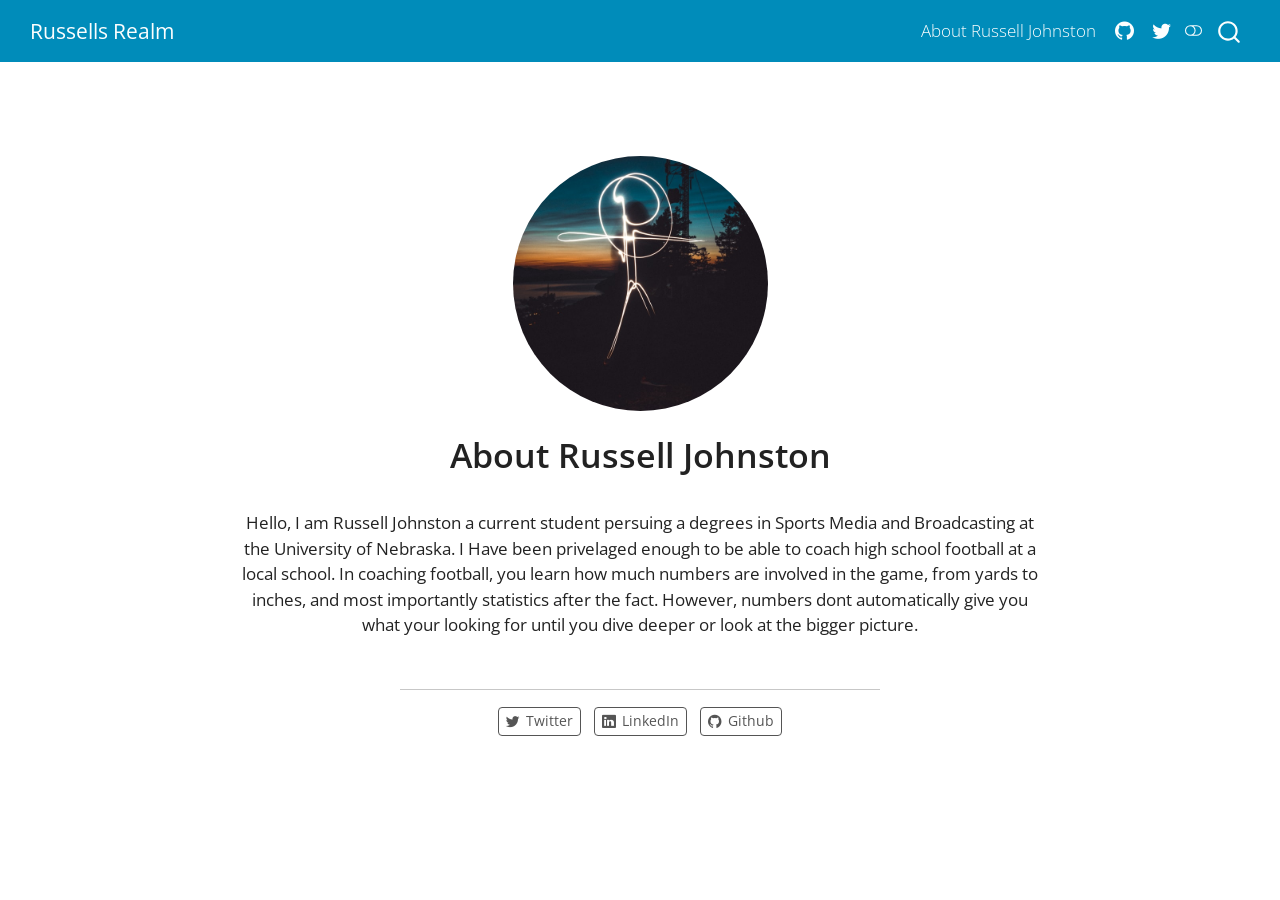
<file: about.html>
<!DOCTYPE html>
<html xmlns="http://www.w3.org/1999/xhtml" lang="en" xml:lang="en"><head>

<meta charset="utf-8">
<meta name="generator" content="quarto-1.9.36">

<meta name="viewport" content="width=device-width, initial-scale=1.0, user-scalable=yes">


<title>About Russell Johnston – Russells Realm</title>
<style>
/* Default styles provided by pandoc.
** See https://pandoc.org/MANUAL.html#variables-for-html for config info.
*/
code{white-space: pre-wrap;}
span.smallcaps{font-variant: small-caps;}
div.columns{display: flex; gap: min(4vw, 1.5em);}
div.column{flex: auto; overflow-x: auto;}
div.hanging-indent{margin-left: 1.5em; text-indent: -1.5em;}
ul.task-list{list-style: none;}
ul.task-list li input[type="checkbox"] {
  width: 0.8em;
  margin: 0 0.8em 0.2em -1em; /* quarto-specific, see https://github.com/quarto-dev/quarto-cli/issues/4556 */ 
  vertical-align: middle;
}
</style>


<script src="site_libs/quarto-nav/quarto-nav.js"></script>
<script src="site_libs/quarto-nav/headroom.min.js"></script>
<script src="site_libs/clipboard/clipboard.min.js"></script>
<script src="site_libs/quarto-search/autocomplete.umd.js"></script>
<script src="site_libs/quarto-search/fuse.min.js"></script>
<script src="site_libs/quarto-search/quarto-search.js"></script>
<meta name="quarto:offset" content="./">
<link href="./logo.png" rel="icon" type="image/png">
<script src="site_libs/quarto-html/quarto.js" type="module"></script>
<script src="site_libs/quarto-html/tabsets/tabsets.js" type="module"></script>
<script src="site_libs/quarto-html/popper.min.js"></script>
<script src="site_libs/quarto-html/tippy.umd.min.js"></script>
<link href="site_libs/quarto-html/tippy.css" rel="stylesheet">
<link href="site_libs/quarto-html/quarto-syntax-highlighting-845c23b38eaddc0f92fda52bfe77a8c8.css" rel="stylesheet" class="quarto-color-scheme" id="quarto-text-highlighting-styles">
<link href="site_libs/quarto-html/quarto-syntax-highlighting-dark-f418161beb48e0141c760e455f12af2c.css" rel="stylesheet" class="quarto-color-scheme quarto-color-alternate" id="quarto-text-highlighting-styles">
<link href="site_libs/quarto-html/quarto-syntax-highlighting-845c23b38eaddc0f92fda52bfe77a8c8.css" rel="stylesheet" class="quarto-color-scheme-extra" id="quarto-text-highlighting-styles">
<script src="site_libs/bootstrap/bootstrap.min.js"></script>
<link href="site_libs/bootstrap/bootstrap-icons.css" rel="stylesheet">
<link href="site_libs/bootstrap/bootstrap-03ebed3cc6d9517934d904b30f9ec24d.min.css" rel="stylesheet" append-hash="true" class="quarto-color-scheme" id="quarto-bootstrap" data-mode="light">
<link href="site_libs/bootstrap/bootstrap-dark-7e30bc676492343e821be0a8baf5d211.min.css" rel="stylesheet" append-hash="true" class="quarto-color-scheme quarto-color-alternate" id="quarto-bootstrap" data-mode="light">
<link href="site_libs/bootstrap/bootstrap-03ebed3cc6d9517934d904b30f9ec24d.min.css" rel="stylesheet" append-hash="true" class="quarto-color-scheme-extra" id="quarto-bootstrap" data-mode="light">
<script id="quarto-search-options" type="application/json">{
  "location": "navbar",
  "copy-button": false,
  "collapse-after": 3,
  "panel-placement": "end",
  "type": "overlay",
  "limit": 50,
  "keyboard-shortcut": [
    "f",
    "/",
    "s"
  ],
  "show-item-context": false,
  "language": {
    "search-no-results-text": "No results",
    "search-matching-documents-text": "matching documents",
    "search-copy-link-title": "Copy link to search",
    "search-hide-matches-text": "Hide additional matches",
    "search-more-match-text": "more match in this document",
    "search-more-matches-text": "more matches in this document",
    "search-clear-button-title": "Clear",
    "search-text-placeholder": "",
    "search-detached-cancel-button-title": "Cancel",
    "search-submit-button-title": "Submit",
    "search-label": "Search"
  }
}</script>


<link rel="stylesheet" href="styles.css">
</head>

<body class="nav-fixed fullcontent quarto-light"><script id="quarto-html-before-body" type="application/javascript">
    const toggleBodyColorMode = (bsSheetEl) => {
      const mode = bsSheetEl.getAttribute("data-mode");
      const bodyEl = window.document.querySelector("body");
      if (mode === "dark") {
        bodyEl.classList.add("quarto-dark");
        bodyEl.classList.remove("quarto-light");
      } else {
        bodyEl.classList.add("quarto-light");
        bodyEl.classList.remove("quarto-dark");
      }
    }
    const toggleBodyColorPrimary = () => {
      const bsSheetEl = window.document.querySelector("link#quarto-bootstrap:not([rel=disabled-stylesheet])");
      if (bsSheetEl) {
        toggleBodyColorMode(bsSheetEl);
      }
    }
    const setColorSchemeToggle = (alternate) => {
      const toggles = window.document.querySelectorAll('.quarto-color-scheme-toggle');
      for (let i=0; i < toggles.length; i++) {
        const toggle = toggles[i];
        if (toggle) {
          if (alternate) {
            toggle.classList.add("alternate");
          } else {
            toggle.classList.remove("alternate");
          }
        }
      }
    };
    const toggleColorMode = (alternate) => {
      // Switch the stylesheets
      const primaryStylesheets = window.document.querySelectorAll('link.quarto-color-scheme:not(.quarto-color-alternate)');
      const alternateStylesheets = window.document.querySelectorAll('link.quarto-color-scheme.quarto-color-alternate');
      manageTransitions('#quarto-margin-sidebar .nav-link', false);
      if (alternate) {
        // note: dark is layered on light, we don't disable primary!
        enableStylesheet(alternateStylesheets);
        for (const sheetNode of alternateStylesheets) {
          if (sheetNode.id === "quarto-bootstrap") {
            toggleBodyColorMode(sheetNode);
          }
        }
      } else {
        disableStylesheet(alternateStylesheets);
        enableStylesheet(primaryStylesheets)
        toggleBodyColorPrimary();
      }
      manageTransitions('#quarto-margin-sidebar .nav-link', true);
      // Switch the toggles
      setColorSchemeToggle(alternate)
      // Hack to workaround the fact that safari doesn't
      // properly recolor the scrollbar when toggling (#1455)
      if (navigator.userAgent.indexOf('Safari') > 0 && navigator.userAgent.indexOf('Chrome') == -1) {
        manageTransitions("body", false);
        window.scrollTo(0, 1);
        setTimeout(() => {
          window.scrollTo(0, 0);
          manageTransitions("body", true);
        }, 40);
      }
    }
    const disableStylesheet = (stylesheets) => {
      for (let i=0; i < stylesheets.length; i++) {
        const stylesheet = stylesheets[i];
        stylesheet.rel = 'disabled-stylesheet';
      }
    }
    const enableStylesheet = (stylesheets) => {
      for (let i=0; i < stylesheets.length; i++) {
        const stylesheet = stylesheets[i];
        if(stylesheet.rel !== 'stylesheet') { // for Chrome, which will still FOUC without this check
          stylesheet.rel = 'stylesheet';
        }
      }
    }
    const manageTransitions = (selector, allowTransitions) => {
      const els = window.document.querySelectorAll(selector);
      for (let i=0; i < els.length; i++) {
        const el = els[i];
        if (allowTransitions) {
          el.classList.remove('notransition');
        } else {
          el.classList.add('notransition');
        }
      }
    }
    const isFileUrl = () => {
      return window.location.protocol === 'file:';
    }
    const hasAlternateSentinel = () => {
      let styleSentinel = getColorSchemeSentinel();
      if (styleSentinel !== null) {
        return styleSentinel === "alternate";
      } else {
        return false;
      }
    }
    const setStyleSentinel = (alternate) => {
      const value = alternate ? "alternate" : "default";
      if (!isFileUrl()) {
        window.localStorage.setItem("quarto-color-scheme", value);
      } else {
        localAlternateSentinel = value;
      }
    }
    const getColorSchemeSentinel = () => {
      if (!isFileUrl()) {
        const storageValue = window.localStorage.getItem("quarto-color-scheme");
        return storageValue != null ? storageValue : localAlternateSentinel;
      } else {
        return localAlternateSentinel;
      }
    }
    const toggleGiscusIfUsed = (isAlternate, darkModeDefault) => {
      const baseTheme = document.querySelector('#giscus-base-theme')?.value ?? 'light';
      const alternateTheme = document.querySelector('#giscus-alt-theme')?.value ?? 'dark';
      let newTheme = '';
      if(authorPrefersDark) {
        newTheme = isAlternate ? baseTheme : alternateTheme;
      } else {
        newTheme = isAlternate ? alternateTheme : baseTheme;
      }
      const changeGiscusTheme = () => {
        // From: https://github.com/giscus/giscus/issues/336
        const sendMessage = (message) => {
          const iframe = document.querySelector('iframe.giscus-frame');
          if (!iframe) return;
          iframe.contentWindow.postMessage({ giscus: message }, 'https://giscus.app');
        }
        sendMessage({
          setConfig: {
            theme: newTheme
          }
        });
      }
      const isGiscussLoaded = window.document.querySelector('iframe.giscus-frame') !== null;
      if (isGiscussLoaded) {
        changeGiscusTheme();
      }
    };
    const authorPrefersDark = false;
    const darkModeDefault = authorPrefersDark;
      document.querySelector('link#quarto-text-highlighting-styles.quarto-color-scheme-extra').rel = 'disabled-stylesheet';
      document.querySelector('link#quarto-bootstrap.quarto-color-scheme-extra').rel = 'disabled-stylesheet';
    let localAlternateSentinel = darkModeDefault ? 'alternate' : 'default';
    // Dark / light mode switch
    window.quartoToggleColorScheme = () => {
      // Read the current dark / light value
      let toAlternate = !hasAlternateSentinel();
      toggleColorMode(toAlternate);
      setStyleSentinel(toAlternate);
      toggleGiscusIfUsed(toAlternate, darkModeDefault);
      window.dispatchEvent(new Event('resize'));
    };
    // Switch to dark mode if need be
    if (hasAlternateSentinel()) {
      toggleColorMode(true);
    } else {
      toggleColorMode(false);
    }
  </script>

<div id="quarto-search-results"></div>
  <header id="quarto-header" class="headroom fixed-top">
    <nav class="navbar navbar-expand-lg " data-bs-theme="dark">
      <div class="navbar-container container-fluid">
      <div class="navbar-brand-container mx-auto">
    <a class="navbar-brand" href="./index.html">
    <span class="navbar-title">Russells Realm</span>
    </a>
  </div>
            <div id="quarto-search" class="" title="Search"></div>
          <button class="navbar-toggler" type="button" data-bs-toggle="collapse" data-bs-target="#navbarCollapse" aria-controls="navbarCollapse" role="menu" aria-expanded="false" aria-label="Toggle navigation" onclick="if (window.quartoToggleHeadroom) { window.quartoToggleHeadroom(); }">
  <span class="navbar-toggler-icon"></span>
</button>
          <div class="collapse navbar-collapse" id="navbarCollapse">
            <ul class="navbar-nav navbar-nav-scroll ms-auto">
  <li class="nav-item">
    <a class="nav-link active" href="./about.html" aria-current="page"> 
<span class="menu-text">About Russell Johnston</span></a>
  </li>  
  <li class="nav-item compact">
    <a class="nav-link" href="https://github.com/mattwaite"> <i class="bi bi-github" role="img">
</i> 
<span class="menu-text"></span></a>
  </li>  
  <li class="nav-item compact">
    <a class="nav-link" href="https://twitter.com/mattwaite"> <i class="bi bi-twitter" role="img">
</i> 
<span class="menu-text"></span></a>
  </li>  
</ul>
          </div> <!-- /navcollapse -->
            <div class="quarto-navbar-tools">
  <a href="" class="quarto-color-scheme-toggle quarto-navigation-tool  px-1" onclick="window.quartoToggleColorScheme(); return false;" title="Toggle dark mode"><i class="bi"></i></a>
</div>
      </div> <!-- /container-fluid -->
    </nav>
</header>
<!-- content -->
<div id="quarto-content" class="quarto-container page-columns page-rows-contents page-layout-article page-navbar">
<!-- sidebar -->
<!-- margin-sidebar -->
    
<!-- main -->
<div class="quarto-about-jolla">
  <img src="profile.jpg" class="about-image
  round " style="height: 15em; width: 15em;">
 <header id="title-block-header" class="quarto-title-block default">
<div class="quarto-title">
<h1 class="title">About Russell Johnston</h1>
</div>
<div class="quarto-title-meta">
  </div>
</header><main class="content" id="quarto-document-content">

<p>Hello, I am Russell Johnston a current student persuing a degrees in Sports Media and Broadcasting at the University of Nebraska. I Have been privelaged enough to be able to coach high school football at a local school. In coaching football, you learn how much numbers are involved in the game, from yards to inches, and most importantly statistics after the fact. However, numbers dont automatically give you what your looking for until you dive deeper or look at the bigger picture.</p>


</main> 
  <hr class="about-sep">
   <div class="about-links">
  <a href="https://twitter.com" class="about-link" rel="" target="">
    <i class="bi bi-twitter"></i>
     <span class="about-link-text">Twitter</span>
  </a>
  <a href="https://linkedin.com" class="about-link" rel="" target="">
    <i class="bi bi-linkedin"></i>
     <span class="about-link-text">LinkedIn</span>
  </a>
  <a href="https://github.com" class="about-link" rel="" target="">
    <i class="bi bi-github"></i>
     <span class="about-link-text">Github</span>
  </a>
</div>
</div>
 <!-- /main -->
<script id="quarto-html-after-body" type="application/javascript">
  window.document.addEventListener("DOMContentLoaded", function (event) {
    // Ensure there is a toggle, if there isn't float one in the top right
    if (window.document.querySelector('.quarto-color-scheme-toggle') === null) {
      const a = window.document.createElement('a');
      a.classList.add('top-right');
      a.classList.add('quarto-color-scheme-toggle');
      a.href = "";
      a.onclick = function() { try { window.quartoToggleColorScheme(); } catch {} return false; };
      const i = window.document.createElement("i");
      i.classList.add('bi');
      a.appendChild(i);
      window.document.body.appendChild(a);
    }
    setColorSchemeToggle(hasAlternateSentinel())
    const isCodeAnnotation = (el) => {
      for (const clz of el.classList) {
        if (clz.startsWith('code-annotation-')) {                     
          return true;
        }
      }
      return false;
    }
    const onCopySuccess = function(e) {
      // button target
      const button = e.trigger;
      // don't keep focus
      button.blur();
      // flash "checked"
      button.classList.add('code-copy-button-checked');
      var currentTitle = button.getAttribute("title");
      button.setAttribute("title", "Copied!");
      let tooltip;
      if (window.bootstrap) {
        button.setAttribute("data-bs-toggle", "tooltip");
        button.setAttribute("data-bs-placement", "left");
        button.setAttribute("data-bs-title", "Copied!");
        tooltip = new bootstrap.Tooltip(button, 
          { trigger: "manual", 
            customClass: "code-copy-button-tooltip",
            offset: [0, -8]});
        tooltip.show();    
      }
      setTimeout(function() {
        if (tooltip) {
          tooltip.hide();
          button.removeAttribute("data-bs-title");
          button.removeAttribute("data-bs-toggle");
          button.removeAttribute("data-bs-placement");
        }
        button.setAttribute("title", currentTitle);
        button.classList.remove('code-copy-button-checked');
      }, 1000);
      // clear code selection
      e.clearSelection();
    }
    const getTextToCopy = function(trigger) {
      const outerScaffold = trigger.parentElement.cloneNode(true);
      const codeEl = outerScaffold.querySelector('code');
      for (const childEl of codeEl.children) {
        if (isCodeAnnotation(childEl)) {
          childEl.remove();
        }
      }
      return codeEl.innerText;
    }
    const clipboard = new window.ClipboardJS('.code-copy-button:not([data-in-quarto-modal])', {
      text: getTextToCopy
    });
    clipboard.on('success', onCopySuccess);
    if (window.document.getElementById('quarto-embedded-source-code-modal')) {
      const clipboardModal = new window.ClipboardJS('.code-copy-button[data-in-quarto-modal]', {
        text: getTextToCopy,
        container: window.document.getElementById('quarto-embedded-source-code-modal')
      });
      clipboardModal.on('success', onCopySuccess);
    }
      var localhostRegex = new RegExp(/^(?:http|https):\/\/localhost\:?[0-9]*\//);
      var mailtoRegex = new RegExp(/^mailto:/);
        var filterRegex = new RegExp('/' + window.location.host + '/');
      var isInternal = (href) => {
          return filterRegex.test(href) || localhostRegex.test(href) || mailtoRegex.test(href);
      }
      // Inspect non-navigation links and adorn them if external
     var links = window.document.querySelectorAll('a[href]:not(.nav-link):not(.navbar-brand):not(.toc-action):not(.sidebar-link):not(.sidebar-item-toggle):not(.pagination-link):not(.no-external):not([aria-hidden]):not(.dropdown-item):not(.quarto-navigation-tool):not(.about-link)');
      for (var i=0; i<links.length; i++) {
        const link = links[i];
        if (!isInternal(link.href)) {
          // undo the damage that might have been done by quarto-nav.js in the case of
          // links that we want to consider external
          if (link.dataset.originalHref !== undefined) {
            link.href = link.dataset.originalHref;
          }
        }
      }
    function tippyHover(el, contentFn, onTriggerFn, onUntriggerFn) {
      const config = {
        allowHTML: true,
        maxWidth: 500,
        delay: 100,
        arrow: false,
        appendTo: function(el) {
            return el.parentElement;
        },
        interactive: true,
        interactiveBorder: 10,
        theme: 'quarto',
        placement: 'bottom-start',
      };
      if (contentFn) {
        config.content = contentFn;
      }
      if (onTriggerFn) {
        config.onTrigger = onTriggerFn;
      }
      if (onUntriggerFn) {
        config.onUntrigger = onUntriggerFn;
      }
      window.tippy(el, config); 
    }
    const noterefs = window.document.querySelectorAll('a[role="doc-noteref"]');
    for (var i=0; i<noterefs.length; i++) {
      const ref = noterefs[i];
      tippyHover(ref, function() {
        // use id or data attribute instead here
        let href = ref.getAttribute('data-footnote-href') || ref.getAttribute('href');
        try { href = new URL(href).hash; } catch {}
        const id = href.replace(/^#\/?/, "");
        const note = window.document.getElementById(id);
        if (note) {
          return note.innerHTML;
        } else {
          return "";
        }
      });
    }
    const xrefs = window.document.querySelectorAll('a.quarto-xref');
    const processXRef = (id, note) => {
      // Strip column container classes
      const stripColumnClz = (el) => {
        el.classList.remove("page-full", "page-columns");
        if (el.children) {
          for (const child of el.children) {
            stripColumnClz(child);
          }
        }
      }
      stripColumnClz(note)
      if (id === null || id.startsWith('sec-')) {
        // Special case sections, only their first couple elements
        const container = document.createElement("div");
        if (note.children && note.children.length > 2) {
          container.appendChild(note.children[0].cloneNode(true));
          for (let i = 1; i < note.children.length; i++) {
            const child = note.children[i];
            if (child.tagName === "P" && child.innerText === "") {
              continue;
            } else {
              container.appendChild(child.cloneNode(true));
              break;
            }
          }
          if (window.Quarto?.typesetMath) {
            window.Quarto.typesetMath(container);
          }
          return container.innerHTML
        } else {
          if (window.Quarto?.typesetMath) {
            window.Quarto.typesetMath(note);
          }
          return note.innerHTML;
        }
      } else {
        // Remove any anchor links if they are present
        const anchorLink = note.querySelector('a.anchorjs-link');
        if (anchorLink) {
          anchorLink.remove();
        }
        if (window.Quarto?.typesetMath) {
          window.Quarto.typesetMath(note);
        }
        if (note.classList.contains("callout")) {
          return note.outerHTML;
        } else {
          return note.innerHTML;
        }
      }
    }
    for (var i=0; i<xrefs.length; i++) {
      const xref = xrefs[i];
      tippyHover(xref, undefined, function(instance) {
        instance.disable();
        let url = xref.getAttribute('href');
        let hash = undefined; 
        if (url.startsWith('#')) {
          hash = url;
        } else {
          try { hash = new URL(url).hash; } catch {}
        }
        if (hash) {
          const id = hash.replace(/^#\/?/, "");
          const note = window.document.getElementById(id);
          if (note !== null) {
            try {
              const html = processXRef(id, note.cloneNode(true));
              instance.setContent(html);
            } finally {
              instance.enable();
              instance.show();
            }
          } else {
            // See if we can fetch this
            fetch(url.split('#')[0])
            .then(res => res.text())
            .then(html => {
              const parser = new DOMParser();
              const htmlDoc = parser.parseFromString(html, "text/html");
              const note = htmlDoc.getElementById(id);
              if (note !== null) {
                const html = processXRef(id, note);
                instance.setContent(html);
              } 
            }).finally(() => {
              instance.enable();
              instance.show();
            });
          }
        } else {
          // See if we can fetch a full url (with no hash to target)
          // This is a special case and we should probably do some content thinning / targeting
          fetch(url)
          .then(res => res.text())
          .then(html => {
            const parser = new DOMParser();
            const htmlDoc = parser.parseFromString(html, "text/html");
            const note = htmlDoc.querySelector('main.content');
            if (note !== null) {
              // This should only happen for chapter cross references
              // (since there is no id in the URL)
              // remove the first header
              if (note.children.length > 0 && note.children[0].tagName === "HEADER") {
                note.children[0].remove();
              }
              const html = processXRef(null, note);
              instance.setContent(html);
            } 
          }).finally(() => {
            instance.enable();
            instance.show();
          });
        }
      }, function(instance) {
      });
    }
        let selectedAnnoteEl;
        const selectorForAnnotation = ( cell, annotation) => {
          let cellAttr = 'data-code-cell="' + cell + '"';
          let lineAttr = 'data-code-annotation="' +  annotation + '"';
          const selector = 'span[' + cellAttr + '][' + lineAttr + ']';
          return selector;
        }
        const selectCodeLines = (annoteEl) => {
          const doc = window.document;
          const targetCell = annoteEl.getAttribute("data-target-cell");
          const targetAnnotation = annoteEl.getAttribute("data-target-annotation");
          const annoteSpan = window.document.querySelector(selectorForAnnotation(targetCell, targetAnnotation));
          const lines = annoteSpan.getAttribute("data-code-lines").split(",");
          const lineIds = lines.map((line) => {
            return targetCell + "-" + line;
          })
          let top = null;
          let height = null;
          let parent = null;
          if (lineIds.length > 0) {
              //compute the position of the single el (top and bottom and make a div)
              const el = window.document.getElementById(lineIds[0]);
              top = el.offsetTop;
              height = el.offsetHeight;
              parent = el.parentElement.parentElement;
            if (lineIds.length > 1) {
              const lastEl = window.document.getElementById(lineIds[lineIds.length - 1]);
              const bottom = lastEl.offsetTop + lastEl.offsetHeight;
              height = bottom - top;
            }
            if (top !== null && height !== null && parent !== null) {
              // cook up a div (if necessary) and position it 
              let div = window.document.getElementById("code-annotation-line-highlight");
              if (div === null) {
                div = window.document.createElement("div");
                div.setAttribute("id", "code-annotation-line-highlight");
                div.style.position = 'absolute';
                parent.appendChild(div);
              }
              div.style.top = top - 2 + "px";
              div.style.height = height + 4 + "px";
              div.style.left = 0;
              let gutterDiv = window.document.getElementById("code-annotation-line-highlight-gutter");
              if (gutterDiv === null) {
                gutterDiv = window.document.createElement("div");
                gutterDiv.setAttribute("id", "code-annotation-line-highlight-gutter");
                gutterDiv.style.position = 'absolute';
                const codeCell = window.document.getElementById(targetCell);
                const gutter = codeCell.querySelector('.code-annotation-gutter');
                gutter.appendChild(gutterDiv);
              }
              gutterDiv.style.top = top - 2 + "px";
              gutterDiv.style.height = height + 4 + "px";
            }
            selectedAnnoteEl = annoteEl;
          }
        };
        const unselectCodeLines = () => {
          const elementsIds = ["code-annotation-line-highlight", "code-annotation-line-highlight-gutter"];
          elementsIds.forEach((elId) => {
            const div = window.document.getElementById(elId);
            if (div) {
              div.remove();
            }
          });
          selectedAnnoteEl = undefined;
        };
          // Handle positioning of the toggle
      window.addEventListener(
        "resize",
        throttle(() => {
          elRect = undefined;
          if (selectedAnnoteEl) {
            selectCodeLines(selectedAnnoteEl);
          }
        }, 10)
      );
      function throttle(fn, ms) {
      let throttle = false;
      let timer;
        return (...args) => {
          if(!throttle) { // first call gets through
              fn.apply(this, args);
              throttle = true;
          } else { // all the others get throttled
              if(timer) clearTimeout(timer); // cancel #2
              timer = setTimeout(() => {
                fn.apply(this, args);
                timer = throttle = false;
              }, ms);
          }
        };
      }
        // Attach click handler to the DT
        const annoteDls = window.document.querySelectorAll('dt[data-target-cell]');
        for (const annoteDlNode of annoteDls) {
          annoteDlNode.addEventListener('click', (event) => {
            const clickedEl = event.target;
            if (clickedEl !== selectedAnnoteEl) {
              unselectCodeLines();
              const activeEl = window.document.querySelector('dt[data-target-cell].code-annotation-active');
              if (activeEl) {
                activeEl.classList.remove('code-annotation-active');
              }
              selectCodeLines(clickedEl);
              clickedEl.classList.add('code-annotation-active');
            } else {
              // Unselect the line
              unselectCodeLines();
              clickedEl.classList.remove('code-annotation-active');
            }
          });
        }
    const findCites = (el) => {
      const parentEl = el.parentElement;
      if (parentEl) {
        const cites = parentEl.dataset.cites;
        if (cites) {
          return {
            el,
            cites: cites.split(' ')
          };
        } else {
          return findCites(el.parentElement)
        }
      } else {
        return undefined;
      }
    };
    var bibliorefs = window.document.querySelectorAll('a[role="doc-biblioref"]');
    for (var i=0; i<bibliorefs.length; i++) {
      const ref = bibliorefs[i];
      const citeInfo = findCites(ref);
      if (citeInfo) {
        tippyHover(citeInfo.el, function() {
          var popup = window.document.createElement('div');
          citeInfo.cites.forEach(function(cite) {
            var citeDiv = window.document.createElement('div');
            citeDiv.classList.add('hanging-indent');
            citeDiv.classList.add('csl-entry');
            var biblioDiv = window.document.getElementById('ref-' + cite);
            if (biblioDiv) {
              citeDiv.innerHTML = biblioDiv.innerHTML;
            }
            popup.appendChild(citeDiv);
          });
          return popup.innerHTML;
        });
      }
    }
  });
  </script>
</div> <!-- /content -->




</body></html>
</file>
<file: site_libs/quarto-html/tippy.css>
.tippy-box[data-animation=fade][data-state=hidden]{opacity:0}[data-tippy-root]{max-width:calc(100vw - 10px)}.tippy-box{position:relative;background-color:#333;color:#fff;border-radius:4px;font-size:14px;line-height:1.4;white-space:normal;outline:0;transition-property:transform,visibility,opacity}.tippy-box[data-placement^=top]>.tippy-arrow{bottom:0}.tippy-box[data-placement^=top]>.tippy-arrow:before{bottom:-7px;left:0;border-width:8px 8px 0;border-top-color:initial;transform-origin:center top}.tippy-box[data-placement^=bottom]>.tippy-arrow{top:0}.tippy-box[data-placement^=bottom]>.tippy-arrow:before{top:-7px;left:0;border-width:0 8px 8px;border-bottom-color:initial;transform-origin:center bottom}.tippy-box[data-placement^=left]>.tippy-arrow{right:0}.tippy-box[data-placement^=left]>.tippy-arrow:before{border-width:8px 0 8px 8px;border-left-color:initial;right:-7px;transform-origin:center left}.tippy-box[data-placement^=right]>.tippy-arrow{left:0}.tippy-box[data-placement^=right]>.tippy-arrow:before{left:-7px;border-width:8px 8px 8px 0;border-right-color:initial;transform-origin:center right}.tippy-box[data-inertia][data-state=visible]{transition-timing-function:cubic-bezier(.54,1.5,.38,1.11)}.tippy-arrow{width:16px;height:16px;color:#333}.tippy-arrow:before{content:"";position:absolute;border-color:transparent;border-style:solid}.tippy-content{position:relative;padding:5px 9px;z-index:1}
</file>
<file: site_libs/quarto-html/quarto-syntax-highlighting-845c23b38eaddc0f92fda52bfe77a8c8.css>
/* quarto syntax highlight colors */
:root {
  --quarto-hl-ot-color: #003B4F;
  --quarto-hl-at-color: #657422;
  --quarto-hl-ss-color: #20794D;
  --quarto-hl-an-color: #5E5E5E;
  --quarto-hl-fu-color: #4758AB;
  --quarto-hl-st-color: #20794D;
  --quarto-hl-cf-color: #003B4F;
  --quarto-hl-op-color: #5E5E5E;
  --quarto-hl-er-color: #AD0000;
  --quarto-hl-bn-color: #AD0000;
  --quarto-hl-al-color: #AD0000;
  --quarto-hl-va-color: #111111;
  --quarto-hl-bu-color: inherit;
  --quarto-hl-ex-color: inherit;
  --quarto-hl-pp-color: #AD0000;
  --quarto-hl-in-color: #5E5E5E;
  --quarto-hl-vs-color: #20794D;
  --quarto-hl-wa-color: #5E5E5E;
  --quarto-hl-do-color: #5E5E5E;
  --quarto-hl-im-color: #00769E;
  --quarto-hl-ch-color: #20794D;
  --quarto-hl-dt-color: #AD0000;
  --quarto-hl-fl-color: #AD0000;
  --quarto-hl-co-color: #5E5E5E;
  --quarto-hl-cv-color: #5E5E5E;
  --quarto-hl-cn-color: #8f5902;
  --quarto-hl-sc-color: #5E5E5E;
  --quarto-hl-dv-color: #AD0000;
  --quarto-hl-kw-color: #003B4F;
}

/* other quarto variables */
:root {
  --quarto-font-monospace: SFMono-Regular, Menlo, Monaco, Consolas, "Liberation Mono", "Courier New", monospace;
}

/* syntax highlight based on Pandoc's rules */
pre > code.sourceCode > span {
  color: #003B4F;
}

code.sourceCode > span {
  color: #003B4F;
}

div.sourceCode,
div.sourceCode pre.sourceCode {
  color: #003B4F;
}

/* Normal */
code span {
  color: #003B4F;
}

/* Alert */
code span.al {
  color: #AD0000;
  font-style: inherit;
}

/* Annotation */
code span.an {
  color: #5E5E5E;
  font-style: inherit;
}

/* Attribute */
code span.at {
  color: #657422;
  font-style: inherit;
}

/* BaseN */
code span.bn {
  color: #AD0000;
  font-style: inherit;
}

/* BuiltIn */
code span.bu {
  font-style: inherit;
}

/* ControlFlow */
code span.cf {
  color: #003B4F;
  font-weight: bold;
  font-style: inherit;
}

/* Char */
code span.ch {
  color: #20794D;
  font-style: inherit;
}

/* Constant */
code span.cn {
  color: #8f5902;
  font-style: inherit;
}

/* Comment */
code span.co {
  color: #5E5E5E;
  font-style: inherit;
}

/* CommentVar */
code span.cv {
  color: #5E5E5E;
  font-style: italic;
}

/* Documentation */
code span.do {
  color: #5E5E5E;
  font-style: italic;
}

/* DataType */
code span.dt {
  color: #AD0000;
  font-style: inherit;
}

/* DecVal */
code span.dv {
  color: #AD0000;
  font-style: inherit;
}

/* Error */
code span.er {
  color: #AD0000;
  font-style: inherit;
}

/* Extension */
code span.ex {
  font-style: inherit;
}

/* Float */
code span.fl {
  color: #AD0000;
  font-style: inherit;
}

/* Function */
code span.fu {
  color: #4758AB;
  font-style: inherit;
}

/* Import */
code span.im {
  color: #00769E;
  font-style: inherit;
}

/* Information */
code span.in {
  color: #5E5E5E;
  font-style: inherit;
}

/* Keyword */
code span.kw {
  color: #003B4F;
  font-weight: bold;
  font-style: inherit;
}

/* Operator */
code span.op {
  color: #5E5E5E;
  font-style: inherit;
}

/* Other */
code span.ot {
  color: #003B4F;
  font-style: inherit;
}

/* Preprocessor */
code span.pp {
  color: #AD0000;
  font-style: inherit;
}

/* SpecialChar */
code span.sc {
  color: #5E5E5E;
  font-style: inherit;
}

/* SpecialString */
code span.ss {
  color: #20794D;
  font-style: inherit;
}

/* String */
code span.st {
  color: #20794D;
  font-style: inherit;
}

/* Variable */
code span.va {
  color: #111111;
  font-style: inherit;
}

/* VerbatimString */
code span.vs {
  color: #20794D;
  font-style: inherit;
}

/* Warning */
code span.wa {
  color: #5E5E5E;
  font-style: italic;
}

.prevent-inlining {
  content: "</";
}

/*# sourceMappingURL=ac89f0bb514bba72461919f78549e31c.css.map */
</file>
<file: site_libs/quarto-html/quarto-syntax-highlighting-dark-f418161beb48e0141c760e455f12af2c.css>
/* quarto syntax highlight colors */
:root {
  --quarto-hl-al-color: #f07178;
  --quarto-hl-an-color: #d4d0ab;
  --quarto-hl-at-color: #00e0e0;
  --quarto-hl-bn-color: #d4d0ab;
  --quarto-hl-bu-color: #abe338;
  --quarto-hl-ch-color: #abe338;
  --quarto-hl-co-color: #f8f8f2;
  --quarto-hl-cv-color: #ffd700;
  --quarto-hl-cn-color: #ffd700;
  --quarto-hl-cf-color: #ffa07a;
  --quarto-hl-dt-color: #ffa07a;
  --quarto-hl-dv-color: #d4d0ab;
  --quarto-hl-do-color: #f8f8f2;
  --quarto-hl-er-color: #f07178;
  --quarto-hl-ex-color: #00e0e0;
  --quarto-hl-fl-color: #d4d0ab;
  --quarto-hl-fu-color: #ffa07a;
  --quarto-hl-im-color: #abe338;
  --quarto-hl-in-color: #d4d0ab;
  --quarto-hl-kw-color: #ffa07a;
  --quarto-hl-op-color: #ffa07a;
  --quarto-hl-ot-color: #00e0e0;
  --quarto-hl-pp-color: #dcc6e0;
  --quarto-hl-re-color: #00e0e0;
  --quarto-hl-sc-color: #abe338;
  --quarto-hl-ss-color: #abe338;
  --quarto-hl-st-color: #abe338;
  --quarto-hl-va-color: #00e0e0;
  --quarto-hl-vs-color: #abe338;
  --quarto-hl-wa-color: #dcc6e0;
}

/* other quarto variables */
:root {
  --quarto-font-monospace: SFMono-Regular, Menlo, Monaco, Consolas, "Liberation Mono", "Courier New", monospace;
}

/* syntax highlight based on Pandoc's rules */
pre > code.sourceCode > span {
  color: #f8f8f2;
}

code.sourceCode > span {
  color: #f8f8f2;
}

div.sourceCode,
div.sourceCode pre.sourceCode {
  color: #f8f8f2;
}

/* Normal */
code span {
  color: #f8f8f2;
}

/* Alert */
code span.al {
  color: #f07178;
}

/* Annotation */
code span.an {
  color: #d4d0ab;
}

/* Attribute */
code span.at {
  color: #00e0e0;
}

/* BaseN */
code span.bn {
  color: #d4d0ab;
}

/* BuiltIn */
code span.bu {
  color: #abe338;
}

/* ControlFlow */
code span.cf {
  font-weight: bold;
  color: #ffa07a;
}

/* Char */
code span.ch {
  color: #abe338;
}

/* Constant */
code span.cn {
  color: #ffd700;
}

/* Comment */
code span.co {
  font-style: italic;
  color: #f8f8f2;
}

/* CommentVar */
code span.cv {
  color: #ffd700;
}

/* Documentation */
code span.do {
  color: #f8f8f2;
}

/* DataType */
code span.dt {
  color: #ffa07a;
}

/* DecVal */
code span.dv {
  color: #d4d0ab;
}

/* Error */
code span.er {
  color: #f07178;
  text-decoration: underline;
}

/* Extension */
code span.ex {
  font-weight: bold;
  color: #00e0e0;
}

/* Float */
code span.fl {
  color: #d4d0ab;
}

/* Function */
code span.fu {
  color: #ffa07a;
}

/* Import */
code span.im {
  color: #abe338;
}

/* Information */
code span.in {
  color: #d4d0ab;
}

/* Keyword */
code span.kw {
  font-weight: bold;
  color: #ffa07a;
}

/* Operator */
code span.op {
  color: #ffa07a;
}

/* Other */
code span.ot {
  color: #00e0e0;
}

/* Preprocessor */
code span.pp {
  color: #dcc6e0;
}

/* RegionMarker */
code span.re {
  background-color: #f8f8f2;
  color: #00e0e0;
}

/* SpecialChar */
code span.sc {
  color: #abe338;
}

/* SpecialString */
code span.ss {
  color: #abe338;
}

/* String */
code span.st {
  color: #abe338;
}

/* Variable */
code span.va {
  color: #00e0e0;
}

/* VerbatimString */
code span.vs {
  color: #abe338;
}

/* Warning */
code span.wa {
  color: #dcc6e0;
}

.prevent-inlining {
  content: "</";
}

/*# sourceMappingURL=378c2a0cc31455d06730fbe37c8f3789.css.map */
</file>
<file: styles.css>
/* css styles */
</file>
